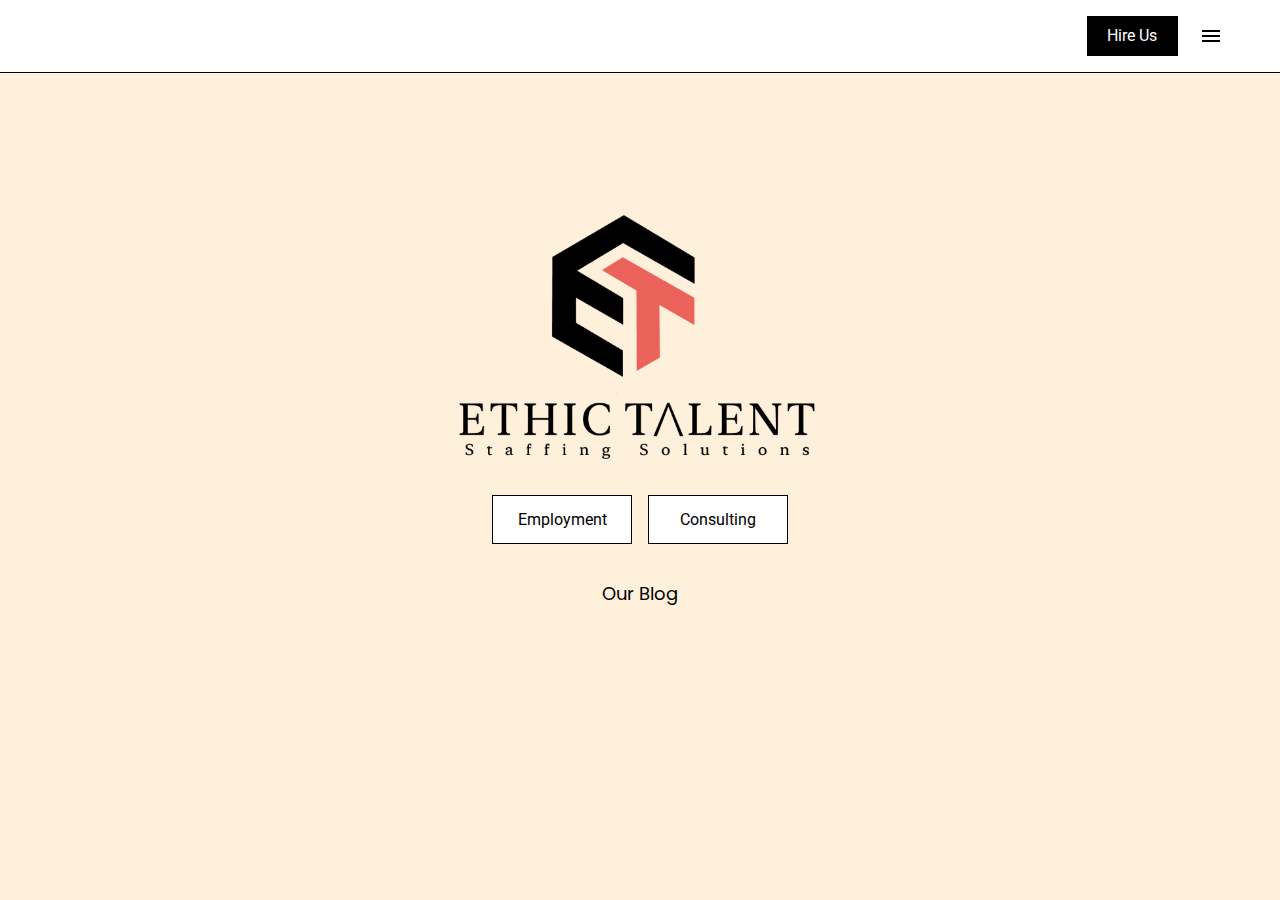
<file: index.html>
<!DOCTYPE html>
<html lang="en">
  <head>
    <meta charset="UTF-8" />
    <meta http-equiv="X-UA-Compatible" content="IE=edge" />
    <meta name="viewport" content="width=device-width, initial-scale=1.0" />
    <link rel="stylesheet" href="./css/main.css" />
    <link
      rel="stylesheet"
      href="https://cdn.jsdelivr.net/npm/swiper@9/swiper-bundle.min.css"
    />
    <link rel="preconnect" href="https://fonts.googleapis.com" />
    <link rel="preconnect" href="https://fonts.gstatic.com" crossorigin />
    <link
      href="https://fonts.googleapis.com/css2?family=Poppins:ital,wght@0,300;0,400;0,500;0,600;0,700;0,800;0,900;1,300;1,400;1,500;1,600;1,700;1,800;1,900&display=swap"
      rel="stylesheet"
    />
    <link
      href="https://fonts.googleapis.com/css2?family=Roboto:ital,wght@0,300;0,400;0,500;0,700;0,900;1,300;1,400;1,500;1,700;1,900&display=swap"
      rel="stylesheet"
    />
    <link rel="icon" href="images/logo-small.png" />
    <title>Ethic Talent | Home</title>
  </head>

  <body>
    <div class="main" id="main">
      <div class="menu" id="menu">
        <div class="autoContainer">
          <div class="menu__inner">
            <div class="menu__inner-header">
              <a href="/" aria-label="home link">
                <span class="logo" aria-hidden="true">
                  <img src="./images/logo.png" alt="logo" />
                </span>
              </a>
              <button
                class="burger active"
                id="closeMenu"
                aria-label="menu close button"
              >
                <span> </span>
              </button>
            </div>
            <div class="menu__inner-body">
              <div class="menu__inner-body-group">
                <div class="menu__inner-body-links">
                  <a href="./employment.html">Employment</a>
                  <a href="./consulting.html">Consulting</a>
                  <a href="./talent.html">Find Talent</a>
                  <a href="./jobs.html">Find Jobs</a>
                  <div class="button button--text" id="openForm">Contact Us</div>
                </div>
                <div class="menu__inner-body-info">
                  <div class="menu__inner-body-info-list">
                    <a href="tel:+12266008258">226-600-8258</a>
                    <a href="mailto:info@ethictalent.com">info@ethictalent.com</a>
                    <a href="https://maps.app.goo.gl/pZs6GxW3j53e97to7"
                      >Kitchener, ON Canada</a
                    >
                  </div>
                  <div class="button__group">
                    <a href="#" class="button button--ico">
                      <sapn class="ico">
                        <svg
                          width="24"
                          height="24"
                          viewBox="0 0 24 24"
                          fill="none"
                          xmlns="http://www.w3.org/2000/svg"
                        >
                          <path
                            d="M22 12.3038C22 6.74719 17.5229 2.24268 12 2.24268C6.47715 2.24268 2 6.74719 2 12.3038C2 17.3255 5.65684 21.4879 10.4375 22.2427V15.2121H7.89844V12.3038H10.4375V10.0872C10.4375 7.56564 11.9305 6.1728 14.2146 6.1728C15.3088 6.1728 16.4531 6.36931 16.4531 6.36931V8.84529H15.1922C13.95 8.84529 13.5625 9.6209 13.5625 10.4166V12.3038H16.3359L15.8926 15.2121H13.5625V22.2427C18.3432 21.4879 22 17.3257 22 12.3038Z"
                            fill="currentColor"
                          ></path>
                        </svg>
                      </sapn>
                    </a>
                    <a href="#" class="button button--ico">
                      <sapn class="ico">
                        <svg
                          width="24"
                          height="24"
                          viewBox="0 0 24 24"
                          fill="none"
                          xmlns="http://www.w3.org/2000/svg"
                        >
                          <path
                            fill-rule="evenodd"
                            clip-rule="evenodd"
                            d="M16 3.24268H8C5.23858 3.24268 3 5.48126 3 8.24268V16.2427C3 19.0041 5.23858 21.2427 8 21.2427H16C18.7614 21.2427 21 19.0041 21 16.2427V8.24268C21 5.48126 18.7614 3.24268 16 3.24268ZM19.25 16.2427C19.2445 18.0353 17.7926 19.4872 16 19.4927H8C6.20735 19.4872 4.75549 18.0353 4.75 16.2427V8.24268C4.75549 6.45003 6.20735 4.99817 8 4.99268H16C17.7926 4.99817 19.2445 6.45003 19.25 8.24268V16.2427ZM16.75 8.49268C17.3023 8.49268 17.75 8.04496 17.75 7.49268C17.75 6.9404 17.3023 6.49268 16.75 6.49268C16.1977 6.49268 15.75 6.9404 15.75 7.49268C15.75 8.04496 16.1977 8.49268 16.75 8.49268ZM12 7.74268C9.51472 7.74268 7.5 9.7574 7.5 12.2427C7.5 14.728 9.51472 16.7427 12 16.7427C14.4853 16.7427 16.5 14.728 16.5 12.2427C16.5027 11.0484 16.0294 9.90225 15.1849 9.05776C14.3404 8.21327 13.1943 7.74002 12 7.74268ZM9.25 12.2427C9.25 13.7615 10.4812 14.9927 12 14.9927C13.5188 14.9927 14.75 13.7615 14.75 12.2427C14.75 10.7239 13.5188 9.49268 12 9.49268C10.4812 9.49268 9.25 10.7239 9.25 12.2427Z"
                            fill="currentColor"
                          ></path>
                        </svg>
                      </sapn>
                    </a>
                    <a href="#" class="button button--ico">
                      <sapn class="ico">
                        <svg
                          width="24"
                          height="24"
                          viewBox="0 0 24 24"
                          fill="none"
                          xmlns="http://www.w3.org/2000/svg"
                        >
                          <path
                            d="M17.1761 4.24268H19.9362L13.9061 11.0201L21 20.2427H15.4456L11.0951 14.6493L6.11723 20.2427H3.35544L9.80517 12.9935L3 4.24268H8.69545L12.6279 9.3553L17.1761 4.24268ZM16.2073 18.6181H17.7368L7.86441 5.78196H6.2232L16.2073 18.6181Z"
                            fill="currentColor"
                          ></path>
                        </svg>
                      </sapn>
                    </a>
                    <a href="#" class="button button--ico">
                      <sapn class="ico">
                        <svg
                          width="24"
                          height="24"
                          viewBox="0 0 24 24"
                          fill="none"
                          xmlns="http://www.w3.org/2000/svg"
                        >
                          <path
                            fill-rule="evenodd"
                            clip-rule="evenodd"
                            d="M4.5 3.24268C3.67157 3.24268 3 3.91425 3 4.74268V19.7427C3 20.5711 3.67157 21.2427 4.5 21.2427H19.5C20.3284 21.2427 21 20.5711 21 19.7427V4.74268C21 3.91425 20.3284 3.24268 19.5 3.24268H4.5ZM8.52076 7.2454C8.52639 8.20165 7.81061 8.79087 6.96123 8.78665C6.16107 8.78243 5.46357 8.1454 5.46779 7.24681C5.47201 6.40165 6.13998 5.72243 7.00764 5.74212C7.88795 5.76181 8.52639 6.40728 8.52076 7.2454ZM12.2797 10.0044H9.75971H9.7583V18.5643H12.4217V18.3646C12.4217 17.9847 12.4214 17.6047 12.4211 17.2246C12.4203 16.2108 12.4194 15.1959 12.4246 14.1824C12.426 13.9363 12.4372 13.6804 12.5005 13.4455C12.7381 12.568 13.5271 12.0013 14.4074 12.1406C14.9727 12.2291 15.3467 12.5568 15.5042 13.0898C15.6013 13.423 15.6449 13.7816 15.6491 14.129C15.6605 15.1766 15.6589 16.2242 15.6573 17.2719C15.6567 17.6417 15.6561 18.0117 15.6561 18.3815V18.5629H18.328V18.3576C18.328 17.9056 18.3278 17.4537 18.3275 17.0018C18.327 15.8723 18.3264 14.7428 18.3294 13.6129C18.3308 13.1024 18.276 12.599 18.1508 12.1054C17.9638 11.3713 17.5771 10.7638 16.9485 10.3251C16.5027 10.0129 16.0133 9.81178 15.4663 9.78928C15.404 9.78669 15.3412 9.7833 15.2781 9.77989C14.9984 9.76477 14.7141 9.74941 14.4467 9.80334C13.6817 9.95662 13.0096 10.3068 12.5019 10.9241C12.4429 10.9949 12.3852 11.0668 12.2991 11.1741L12.2797 11.1984V10.0044ZM5.68164 18.5671H8.33242V10.01H5.68164V18.5671Z"
                            fill="currentColor"
                          ></path>
                        </svg>
                      </sapn>
                    </a>
                    <a href="#" class="button button--ico">
                      <sapn class="ico">
                        <svg
                          width="24"
                          height="24"
                          viewBox="0 0 24 24"
                          fill="none"
                          xmlns="http://www.w3.org/2000/svg"
                        >
                          <path
                            d="M21.593 7.20301C21.4791 6.78041 21.2565 6.39501 20.9474 6.08518C20.6382 5.77534 20.2533 5.55187 19.831 5.43701C18.265 5.00701 12 5.00001 12 5.00001C12 5.00001 5.73599 4.99301 4.16899 5.40401C3.74692 5.52415 3.36282 5.75078 3.05356 6.06214C2.7443 6.3735 2.52028 6.75913 2.40299 7.18201C1.98999 8.74801 1.98599 11.996 1.98599 11.996C1.98599 11.996 1.98199 15.26 2.39199 16.81C2.62199 17.667 3.29699 18.344 4.15499 18.575C5.73699 19.005 11.985 19.012 11.985 19.012C11.985 19.012 18.25 19.019 19.816 18.609C20.2385 18.4943 20.6237 18.2714 20.9336 17.9622C21.2436 17.653 21.4674 17.2682 21.583 16.846C21.997 15.281 22 12.034 22 12.034C22 12.034 22.02 8.76901 21.593 7.20301ZM9.99599 15.005L10.001 9.00501L15.208 12.01L9.99599 15.005Z"
                            fill="currentColor"
                          ></path>
                        </svg>
                      </sapn>
                    </a>
                  </div>
                </div>
              </div>
              <div class="menu__inner-body-image">
                <img src="./images/intro.png" alt="intro image" />
              </div>
            </div>
            <div class="menu__inner-contact" id="menuForm">
              <div class="menu__inner-contact-box">
                <h5>Contact us</h5>
                <p>
                  Then someone from our team will contact you as soon as
                  possible with the next steps on your employment journey
                </p>
              </div>
              <form class="form" action="https://formsubmit.co/94b473d4ecfa4dc3cdf22d2186b99b4f" method="POST">
                <div class="input__wrapper">
                  <label>Name</label>
                  <div class="input">
                    <input type="text" name="name" required/>
                  </div>
                </div>
                <div class="input__wrapper">
                  <label>Email</label>
                  <div class="input">
                    <input type="email" name="email" required/>
                  </div>
                </div>
                <div class="input__wrapper">
                  <label>Message</label>
                  <div class="input">
                    <textarea placeholder="Type your message..." name="message" required></textarea>
                  </div>
                </div>
                <div class="checkbox__outer">
                  <div class="checkbox">
                    <input type="checkbox" id="check-1" required/>
                    <span> </span>
                  </div>
                  <label for="check-1">
                    I accept the
                    <a href="#"> Terms </a>
                  </label>
                </div>
                <div class="button__group">
                  <button class="button button--text" type="submit">
                    <span class="text"> Submit </span>
                  </button>
                  <button
                    class="button button--border"
                    type="button"
                    id="closeForm"
                  >
                    <span class="text"> Cancel </span>
                  </button>
                </div>
              </form>
            </div>
          </div>
        </div>
      </div>
      <!-- #header start-->
      <header class="header" id="header">
        <div class="autoContainer">
          <div class="header__inner">
            <a href="/" class="header__inner-logo"></a>
            <a href="./talent.html" class="button button--text">
              <span class="text"> Hire Us </span>
            </a>
            <button class="burger" id="menuBtn" aria-label="menu button">
              <span></span>
            </button>
          </div>
        </div>
      </header>
      <!-- #header end -->
      <!-- #hero start-->
      <section class="hero">
        <div class="autoContainer">
          <div class="hero__inner">
            <div class="hero-logo">
              <img src="images/logo-big.png" alt="Ethic Talent" />
              <div class="button__group">
                <a
                  href="./employment.html"
                  class="button button--border _black"
                >
                  <span class="text"> Employment </span>
                </a>
                <a
                  href="./consulting.html"
                  class="button button--border _black"
                >
                  <span class="text"> Consulting </span>
                </a>
              </div>
              <a href="./blog.html">
                <span class="button--rightIco">Our Blog</span>
              </a>
            </div>
            <div>
            </div>
          </div>
        </div>
        <div class="hero__bg _main"></div>
      </section>
      <!-- #hero end -->
    </div>
    <script src="js/main.js"></script>
  </body>
</html>
</file>
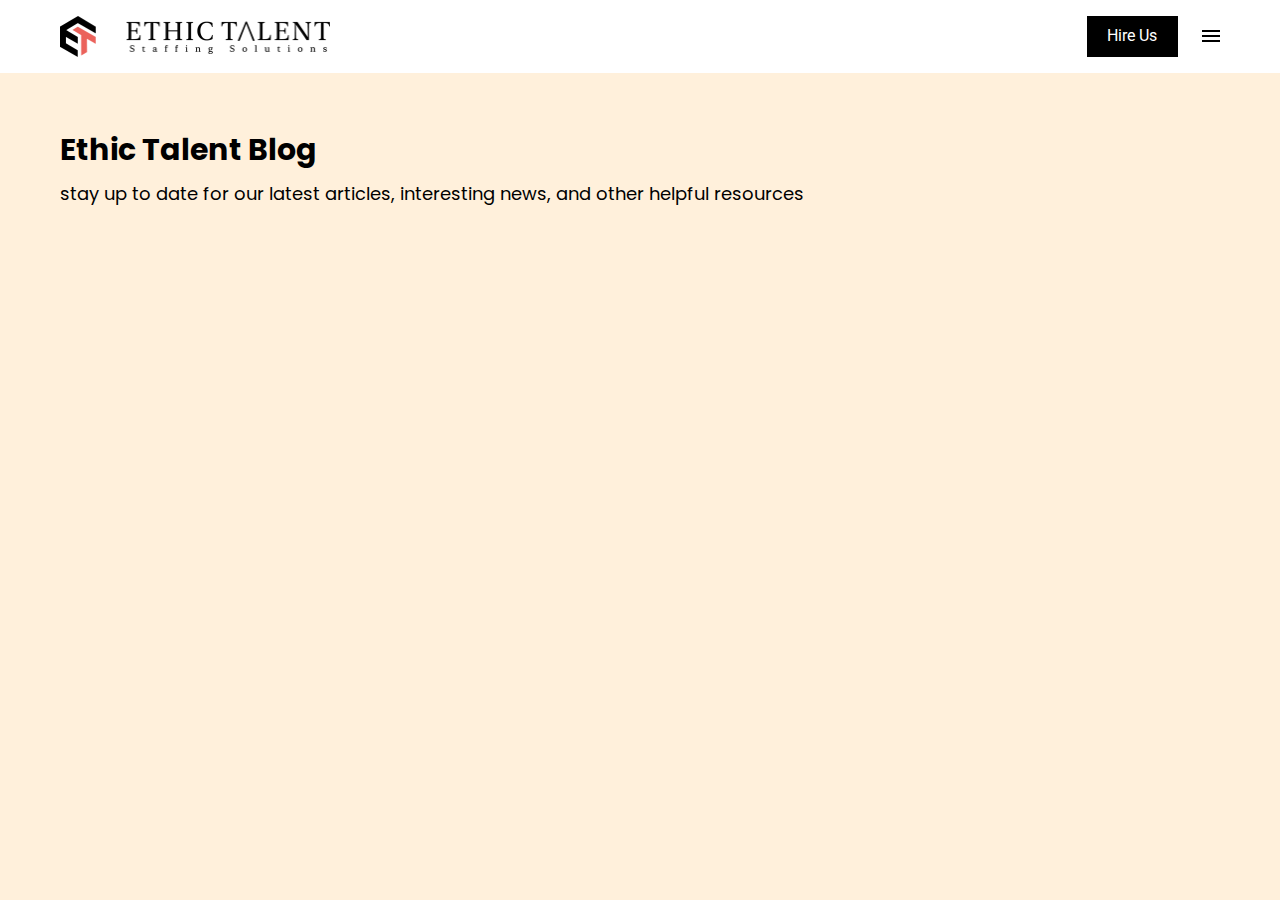
<file: blog.html>
<!DOCTYPE html>
<html lang="en">
  <head>
    <meta charset="UTF-8" />
    <meta http-equiv="X-UA-Compatible" content="IE=edge" />
    <meta name="viewport" content="width=device-width, initial-scale=1.0" />
    <link rel="stylesheet" href="./css/main.css" />
    <link
      rel="stylesheet"
      href="https://cdn.jsdelivr.net/npm/swiper@9/swiper-bundle.min.css"
    />
    <link rel="preconnect" href="https://fonts.googleapis.com" />
    <link rel="preconnect" href="https://fonts.gstatic.com" crossorigin />
    <link
      href="https://fonts.googleapis.com/css2?family=Poppins:ital,wght@0,300;0,400;0,500;0,600;0,700;0,800;0,900;1,300;1,400;1,500;1,600;1,700;1,800;1,900&display=swap"
      rel="stylesheet"
    />
    <link
      href="https://fonts.googleapis.com/css2?family=Roboto:ital,wght@0,300;0,400;0,500;0,700;0,900;1,300;1,400;1,500;1,700;1,900&display=swap"
      rel="stylesheet"
    />
    <link rel="icon" href="images/logo-small.png" />
    <title>Ethic Talent | Home</title>
  </head>

  <body>
    <div class="main" id="main">
      <div class="menu" id="menu">
        <div class="autoContainer">
          <div class="menu__inner">
            <div class="menu__inner-header">
              <a href="/" aria-label="home link">
                <span class="logo" aria-hidden="true">
                  <img src="./images/logo.png" alt="logo" />
                </span>
              </a>
              <button
                class="burger active"
                id="closeMenu"
                aria-label="menu close button"
              >
                <span> </span>
              </button>
            </div>
            <div class="menu__inner-body">
              <div class="menu__inner-body-group">
                <div class="menu__inner-body-links">
                  <a href="./employment.html">Employment</a>
                  <a href="./consulting.html">Consulting</a>
                  <a href="./talent.html">Find Talent</a>
                  <a href="./jobs.html">Find Jobs</a>
                  <div class="button button--text" id="openForm">Contact Us</div>
                </div>
                <div class="menu__inner-body-info">
                  <div class="menu__inner-body-info-list">
                    <a href="tel:+12266008258">226-600-8258</a>
                    <a href="mailto:info@ethictalent.com">info@ethictalent.com</a>
                    <a href="https://maps.app.goo.gl/pZs6GxW3j53e97to7"
                      >Kitchener, ON Canada</a
                    >
                  </div>
                  <div class="button__group">
                    <a href="#" class="button button--ico">
                      <sapn class="ico">
                        <svg
                          width="24"
                          height="24"
                          viewBox="0 0 24 24"
                          fill="none"
                          xmlns="http://www.w3.org/2000/svg"
                        >
                          <path
                            d="M22 12.3038C22 6.74719 17.5229 2.24268 12 2.24268C6.47715 2.24268 2 6.74719 2 12.3038C2 17.3255 5.65684 21.4879 10.4375 22.2427V15.2121H7.89844V12.3038H10.4375V10.0872C10.4375 7.56564 11.9305 6.1728 14.2146 6.1728C15.3088 6.1728 16.4531 6.36931 16.4531 6.36931V8.84529H15.1922C13.95 8.84529 13.5625 9.6209 13.5625 10.4166V12.3038H16.3359L15.8926 15.2121H13.5625V22.2427C18.3432 21.4879 22 17.3257 22 12.3038Z"
                            fill="currentColor"
                          ></path>
                        </svg>
                      </sapn>
                    </a>
                    <a href="#" class="button button--ico">
                      <sapn class="ico">
                        <svg
                          width="24"
                          height="24"
                          viewBox="0 0 24 24"
                          fill="none"
                          xmlns="http://www.w3.org/2000/svg"
                        >
                          <path
                            fill-rule="evenodd"
                            clip-rule="evenodd"
                            d="M16 3.24268H8C5.23858 3.24268 3 5.48126 3 8.24268V16.2427C3 19.0041 5.23858 21.2427 8 21.2427H16C18.7614 21.2427 21 19.0041 21 16.2427V8.24268C21 5.48126 18.7614 3.24268 16 3.24268ZM19.25 16.2427C19.2445 18.0353 17.7926 19.4872 16 19.4927H8C6.20735 19.4872 4.75549 18.0353 4.75 16.2427V8.24268C4.75549 6.45003 6.20735 4.99817 8 4.99268H16C17.7926 4.99817 19.2445 6.45003 19.25 8.24268V16.2427ZM16.75 8.49268C17.3023 8.49268 17.75 8.04496 17.75 7.49268C17.75 6.9404 17.3023 6.49268 16.75 6.49268C16.1977 6.49268 15.75 6.9404 15.75 7.49268C15.75 8.04496 16.1977 8.49268 16.75 8.49268ZM12 7.74268C9.51472 7.74268 7.5 9.7574 7.5 12.2427C7.5 14.728 9.51472 16.7427 12 16.7427C14.4853 16.7427 16.5 14.728 16.5 12.2427C16.5027 11.0484 16.0294 9.90225 15.1849 9.05776C14.3404 8.21327 13.1943 7.74002 12 7.74268ZM9.25 12.2427C9.25 13.7615 10.4812 14.9927 12 14.9927C13.5188 14.9927 14.75 13.7615 14.75 12.2427C14.75 10.7239 13.5188 9.49268 12 9.49268C10.4812 9.49268 9.25 10.7239 9.25 12.2427Z"
                            fill="currentColor"
                          ></path>
                        </svg>
                      </sapn>
                    </a>
                    <a href="#" class="button button--ico">
                      <sapn class="ico">
                        <svg
                          width="24"
                          height="24"
                          viewBox="0 0 24 24"
                          fill="none"
                          xmlns="http://www.w3.org/2000/svg"
                        >
                          <path
                            d="M17.1761 4.24268H19.9362L13.9061 11.0201L21 20.2427H15.4456L11.0951 14.6493L6.11723 20.2427H3.35544L9.80517 12.9935L3 4.24268H8.69545L12.6279 9.3553L17.1761 4.24268ZM16.2073 18.6181H17.7368L7.86441 5.78196H6.2232L16.2073 18.6181Z"
                            fill="currentColor"
                          ></path>
                        </svg>
                      </sapn>
                    </a>
                    <a href="#" class="button button--ico">
                      <sapn class="ico">
                        <svg
                          width="24"
                          height="24"
                          viewBox="0 0 24 24"
                          fill="none"
                          xmlns="http://www.w3.org/2000/svg"
                        >
                          <path
                            fill-rule="evenodd"
                            clip-rule="evenodd"
                            d="M4.5 3.24268C3.67157 3.24268 3 3.91425 3 4.74268V19.7427C3 20.5711 3.67157 21.2427 4.5 21.2427H19.5C20.3284 21.2427 21 20.5711 21 19.7427V4.74268C21 3.91425 20.3284 3.24268 19.5 3.24268H4.5ZM8.52076 7.2454C8.52639 8.20165 7.81061 8.79087 6.96123 8.78665C6.16107 8.78243 5.46357 8.1454 5.46779 7.24681C5.47201 6.40165 6.13998 5.72243 7.00764 5.74212C7.88795 5.76181 8.52639 6.40728 8.52076 7.2454ZM12.2797 10.0044H9.75971H9.7583V18.5643H12.4217V18.3646C12.4217 17.9847 12.4214 17.6047 12.4211 17.2246C12.4203 16.2108 12.4194 15.1959 12.4246 14.1824C12.426 13.9363 12.4372 13.6804 12.5005 13.4455C12.7381 12.568 13.5271 12.0013 14.4074 12.1406C14.9727 12.2291 15.3467 12.5568 15.5042 13.0898C15.6013 13.423 15.6449 13.7816 15.6491 14.129C15.6605 15.1766 15.6589 16.2242 15.6573 17.2719C15.6567 17.6417 15.6561 18.0117 15.6561 18.3815V18.5629H18.328V18.3576C18.328 17.9056 18.3278 17.4537 18.3275 17.0018C18.327 15.8723 18.3264 14.7428 18.3294 13.6129C18.3308 13.1024 18.276 12.599 18.1508 12.1054C17.9638 11.3713 17.5771 10.7638 16.9485 10.3251C16.5027 10.0129 16.0133 9.81178 15.4663 9.78928C15.404 9.78669 15.3412 9.7833 15.2781 9.77989C14.9984 9.76477 14.7141 9.74941 14.4467 9.80334C13.6817 9.95662 13.0096 10.3068 12.5019 10.9241C12.4429 10.9949 12.3852 11.0668 12.2991 11.1741L12.2797 11.1984V10.0044ZM5.68164 18.5671H8.33242V10.01H5.68164V18.5671Z"
                            fill="currentColor"
                          ></path>
                        </svg>
                      </sapn>
                    </a>
                    <a href="#" class="button button--ico">
                      <sapn class="ico">
                        <svg
                          width="24"
                          height="24"
                          viewBox="0 0 24 24"
                          fill="none"
                          xmlns="http://www.w3.org/2000/svg"
                        >
                          <path
                            d="M21.593 7.20301C21.4791 6.78041 21.2565 6.39501 20.9474 6.08518C20.6382 5.77534 20.2533 5.55187 19.831 5.43701C18.265 5.00701 12 5.00001 12 5.00001C12 5.00001 5.73599 4.99301 4.16899 5.40401C3.74692 5.52415 3.36282 5.75078 3.05356 6.06214C2.7443 6.3735 2.52028 6.75913 2.40299 7.18201C1.98999 8.74801 1.98599 11.996 1.98599 11.996C1.98599 11.996 1.98199 15.26 2.39199 16.81C2.62199 17.667 3.29699 18.344 4.15499 18.575C5.73699 19.005 11.985 19.012 11.985 19.012C11.985 19.012 18.25 19.019 19.816 18.609C20.2385 18.4943 20.6237 18.2714 20.9336 17.9622C21.2436 17.653 21.4674 17.2682 21.583 16.846C21.997 15.281 22 12.034 22 12.034C22 12.034 22.02 8.76901 21.593 7.20301ZM9.99599 15.005L10.001 9.00501L15.208 12.01L9.99599 15.005Z"
                            fill="currentColor"
                          ></path>
                        </svg>
                      </sapn>
                    </a>
                  </div>
                </div>
              </div>
              <div class="menu__inner-body-image">
                <img src="./images/intro.png" alt="intro image" />
              </div>
            </div>
            <div class="menu__inner-contact" id="menuForm">
              <div class="menu__inner-contact-box">
                <h5>Contact us</h5>
                <p>
                  Then someone from our team will contact you as soon as
                  possible with the next steps on your employment journey
                </p>
              </div>
              <form class="form" action="https://formsubmit.co/94b473d4ecfa4dc3cdf22d2186b99b4f" method="POST">
                <div class="input__wrapper">
                  <label>Name</label>
                  <div class="input">
                    <input type="text" name="name" required/>
                  </div>
                </div>
                <div class="input__wrapper">
                  <label>Email</label>
                  <div class="input">
                    <input type="email" name="email" required/>
                  </div>
                </div>
                <div class="input__wrapper">
                  <label>Message</label>
                  <div class="input">
                    <textarea placeholder="Type your message..." name="message" required></textarea>
                  </div>
                </div>
                <div class="checkbox__outer">
                  <div class="checkbox">
                    <input type="checkbox" id="check-1" required/>
                    <span> </span>
                  </div>
                  <label for="check-1">
                    I accept the
                    <a href="#"> Terms </a>
                  </label>
                </div>
                <div class="button__group">
                  <button class="button button--text" type="submit">
                    <span class="text"> Submit </span>
                  </button>
                  <button
                    class="button button--border"
                    type="button"
                    id="closeForm"
                  >
                    <span class="text"> Cancel </span>
                  </button>
                </div>
              </form>
            </div>
          </div>
        </div>
      </div>
      <!-- #header start-->
      <header class="header" id="header">
        <div class="autoContainer">
          <div class="header__inner">
            <a href="/" class="header__inner-logo">
                <span class="logo">
                  <img src="./images/logo.png" alt="logo" />
                </span>
              </a>
            <a href="./talent.html" class="button button--text">
              <span class="text"> Hire Us </span>
            </a>
            <button class="burger" id="menuBtn" aria-label="menu button">
              <span></span>
            </button>
          </div>
        </div>
      </header>
      <!-- #header end -->
      <!-- #hero start-->
      <section class="hero">
        <div class="autoContainer">
            <h4 style="color: black; padding-bottom: 1%;">Ethic Talent Blog</h4>
            <p>stay up to date for our latest articles, interesting news, and other helpful resources</p>
            <div class="feedContainer">
                <div id="substack-feed-embed"></div>
            </div>
        </div>
        <div class="hero__bg _main"></div>
      </section>
      <!-- #hero end -->
    </div>
    <script>
        window.SubstackFeedWidget = {
          substackUrl: "ethictalent.substack.com",
          posts: 6,
          layout: "right"
        };
      </script>
      <script src="https://substackapi.com/embeds/feed.js" async></script>
    <script src="js/main.js"></script>
  </body>
</html>
</file>
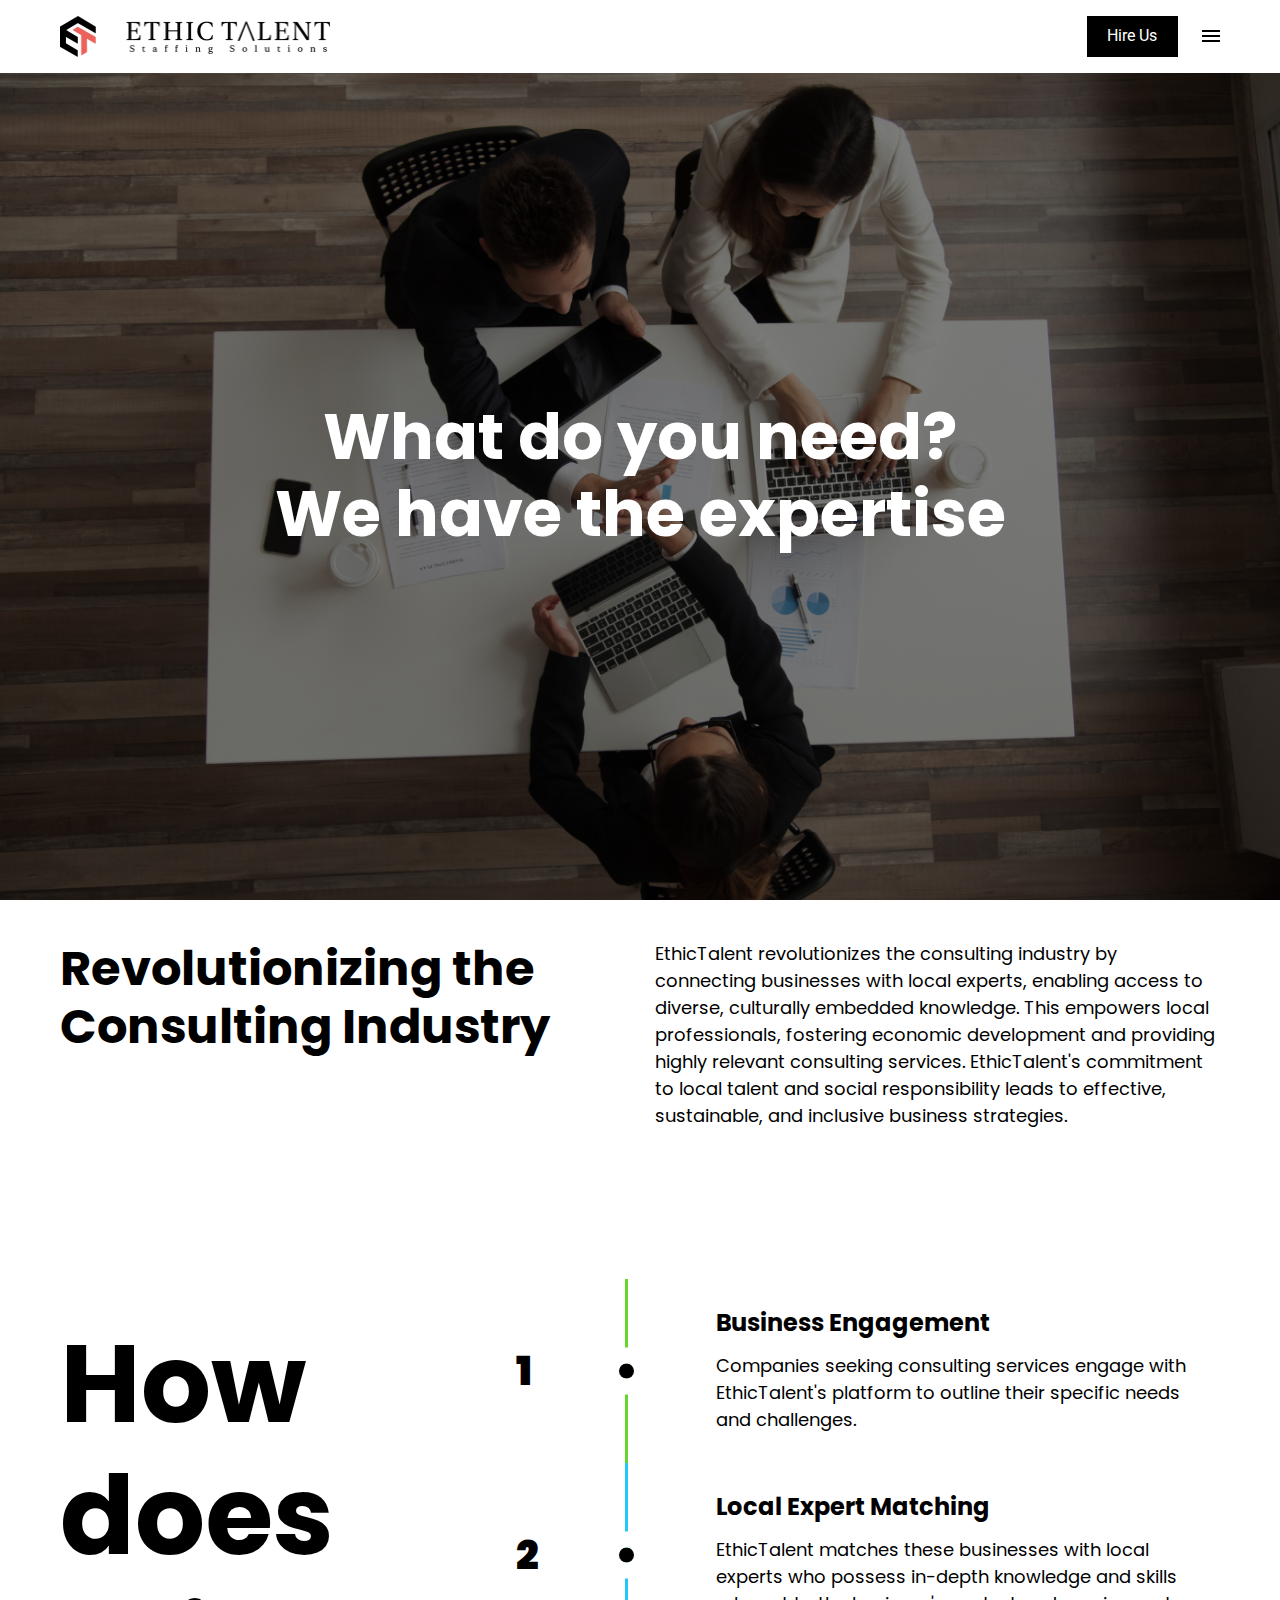
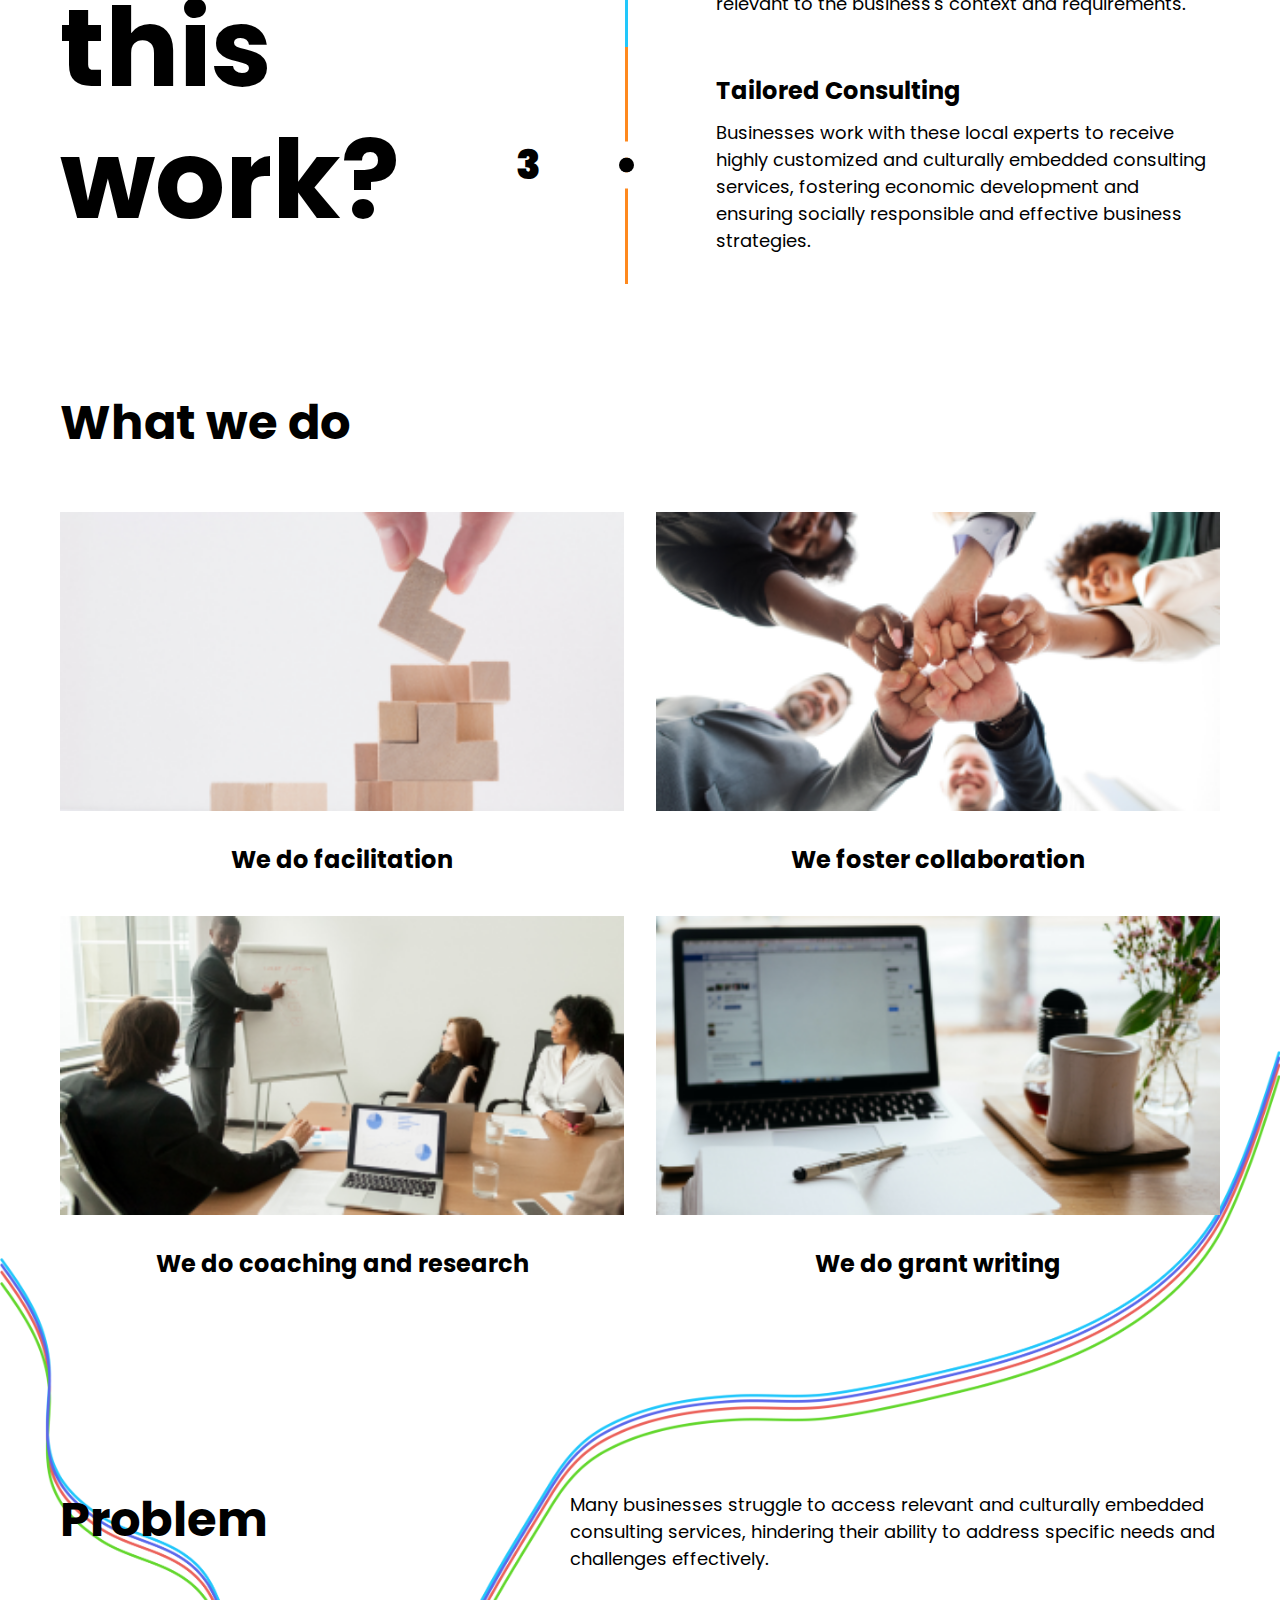
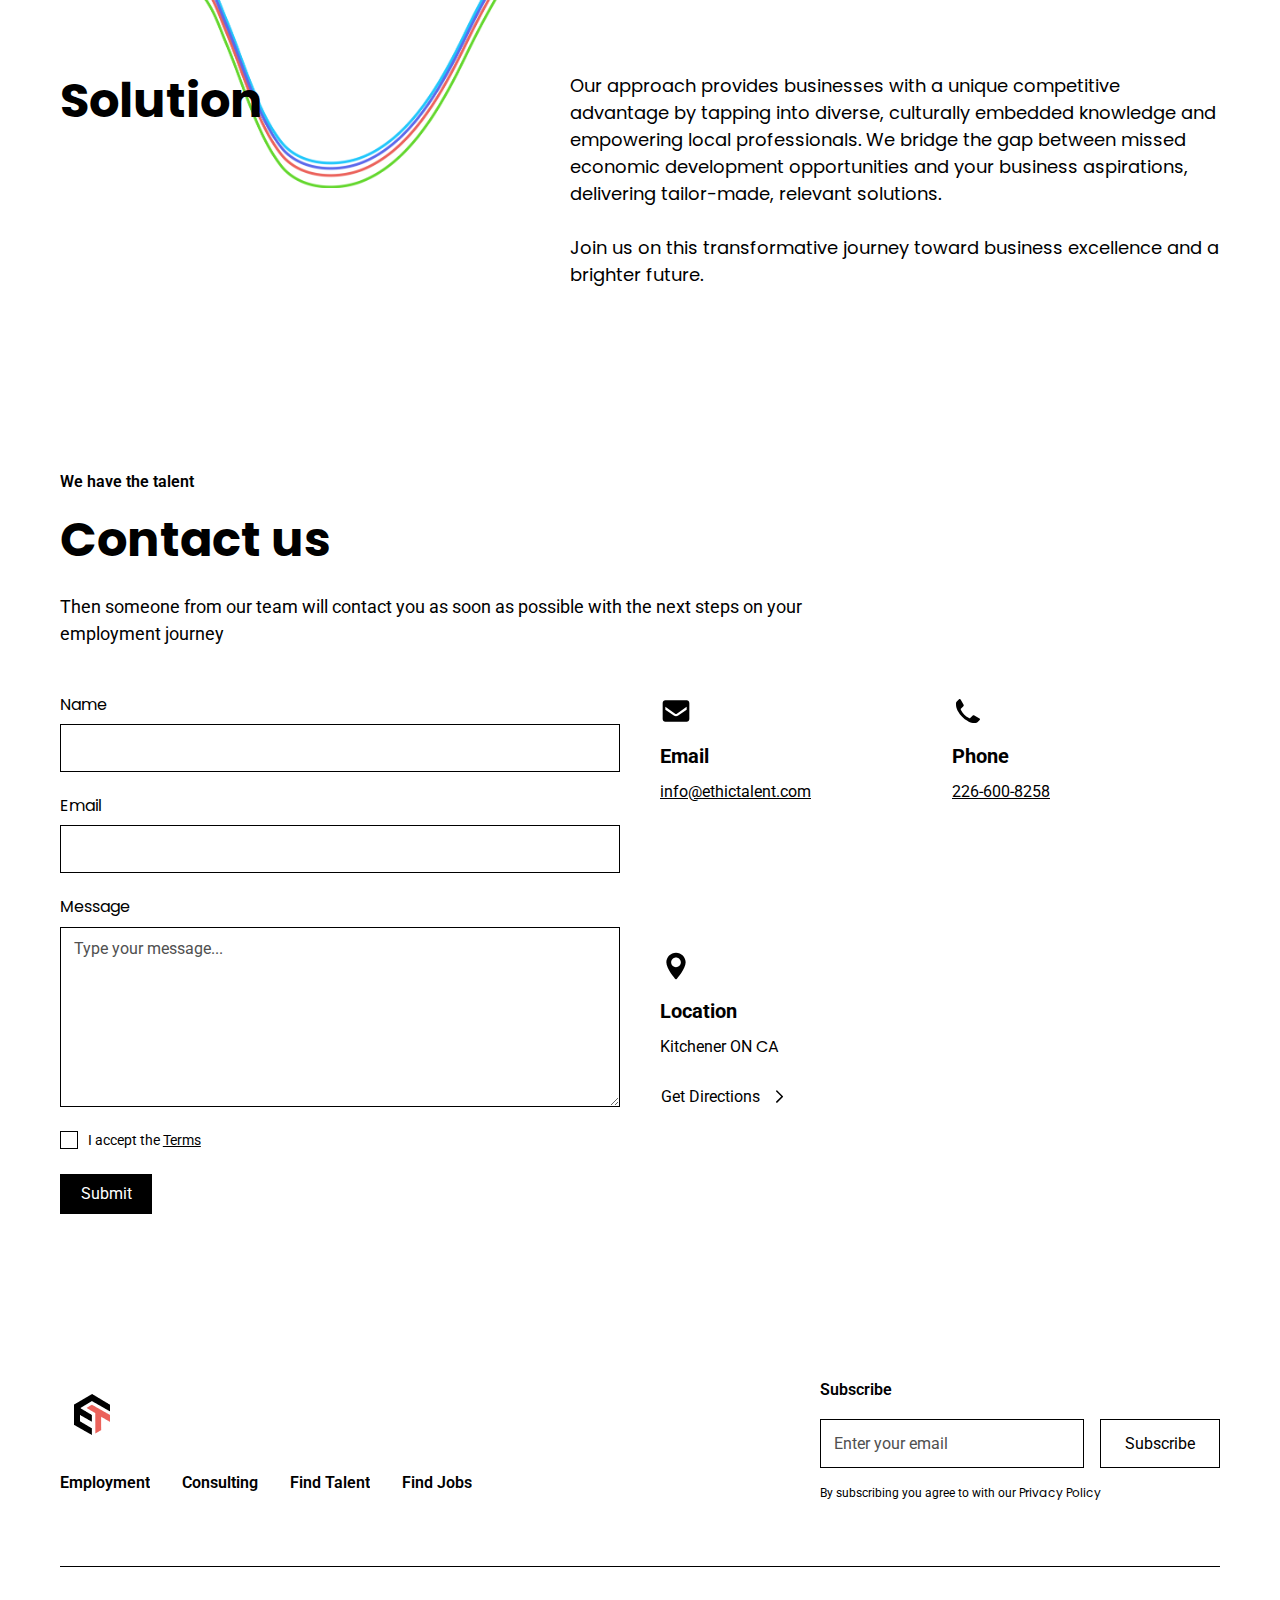
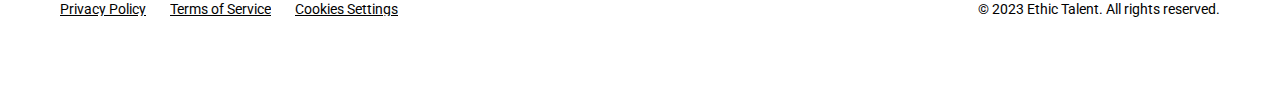
<file: consulting.html>
<!DOCTYPE html>
<html lang="en">
  <head>
    <meta charset="UTF-8" />
    <meta http-equiv="X-UA-Compatible" content="IE=edge" />
    <meta name="viewport" content="width=device-width, initial-scale=1.0" />
    <link rel="stylesheet" href="./css/main.css" />
    <link
      rel="stylesheet"
      href="https://cdn.jsdelivr.net/npm/swiper@9/swiper-bundle.min.css"
    />
    <link rel="preconnect" href="https://fonts.googleapis.com" />
    <link rel="preconnect" href="https://fonts.gstatic.com" crossorigin />
    <link
      href="https://fonts.googleapis.com/css2?family=Poppins:ital,wght@0,300;0,400;0,500;0,600;0,700;0,800;0,900;1,300;1,400;1,500;1,600;1,700;1,800;1,900&display=swap"
      rel="stylesheet"
    />
    <link
      href="https://fonts.googleapis.com/css2?family=Roboto:ital,wght@0,300;0,400;0,500;0,700;0,900;1,300;1,400;1,500;1,700;1,900&display=swap"
      rel="stylesheet"
    />
    <link rel="icon" href="images/logo-small.png" />

    <title>Ethic Talent | Consulting</title>
  </head>

  <body>
    <div class="main" id="main">
      <!-- #menu start-->
      <div class="menu" id="menu">
        <div class="autoContainer">
          <div class="menu__inner">
            <div class="menu__inner-header">
              <a href="/" aria-label="home link">
                <span class="logo" aria-hidden="true">
                  <img src="./images/logo.png" alt="logo" />
                </span>
              </a>
              <button
                class="burger active"
                id="closeMenu"
                aria-label="menu close button"
              >
                <span> </span>
              </button>
            </div>
            <div class="menu__inner-body">
              <div class="menu__inner-body-group">
                <div class="menu__inner-body-links">
                  <a href="./employment.html">Employment</a>
                  <a href="./consulting.html">Consulting</a>
                  <a href="./talent.html">Find Talent</a>
                  <a href="./jobs.html">Find Jobs</a>
                  <div class="button button--text" id="openForm">Contact Us</div>
                </div>
                <div class="menu__inner-body-info">
                  <div class="menu__inner-body-info-list">
                    <a href="tel:+12266008258">226-600-8258</a>
                    <a href="mailto:info@ethictalent.com">info@ethictalent.com</a>
                    <a href="https://maps.app.goo.gl/pZs6GxW3j53e97to7"
                      >Kitchener, ON Canada</a
                    >
                  </div>
                  <div class="button__group">
                    <a href="#" class="button button--ico">
                      <sapn class="ico">
                        <svg
                          width="24"
                          height="24"
                          viewBox="0 0 24 24"
                          fill="none"
                          xmlns="http://www.w3.org/2000/svg"
                        >
                          <path
                            d="M22 12.3038C22 6.74719 17.5229 2.24268 12 2.24268C6.47715 2.24268 2 6.74719 2 12.3038C2 17.3255 5.65684 21.4879 10.4375 22.2427V15.2121H7.89844V12.3038H10.4375V10.0872C10.4375 7.56564 11.9305 6.1728 14.2146 6.1728C15.3088 6.1728 16.4531 6.36931 16.4531 6.36931V8.84529H15.1922C13.95 8.84529 13.5625 9.6209 13.5625 10.4166V12.3038H16.3359L15.8926 15.2121H13.5625V22.2427C18.3432 21.4879 22 17.3257 22 12.3038Z"
                            fill="currentColor"
                          ></path>
                        </svg>
                      </sapn>
                    </a>
                    <a href="#" class="button button--ico">
                      <sapn class="ico">
                        <svg
                          width="24"
                          height="24"
                          viewBox="0 0 24 24"
                          fill="none"
                          xmlns="http://www.w3.org/2000/svg"
                        >
                          <path
                            fill-rule="evenodd"
                            clip-rule="evenodd"
                            d="M16 3.24268H8C5.23858 3.24268 3 5.48126 3 8.24268V16.2427C3 19.0041 5.23858 21.2427 8 21.2427H16C18.7614 21.2427 21 19.0041 21 16.2427V8.24268C21 5.48126 18.7614 3.24268 16 3.24268ZM19.25 16.2427C19.2445 18.0353 17.7926 19.4872 16 19.4927H8C6.20735 19.4872 4.75549 18.0353 4.75 16.2427V8.24268C4.75549 6.45003 6.20735 4.99817 8 4.99268H16C17.7926 4.99817 19.2445 6.45003 19.25 8.24268V16.2427ZM16.75 8.49268C17.3023 8.49268 17.75 8.04496 17.75 7.49268C17.75 6.9404 17.3023 6.49268 16.75 6.49268C16.1977 6.49268 15.75 6.9404 15.75 7.49268C15.75 8.04496 16.1977 8.49268 16.75 8.49268ZM12 7.74268C9.51472 7.74268 7.5 9.7574 7.5 12.2427C7.5 14.728 9.51472 16.7427 12 16.7427C14.4853 16.7427 16.5 14.728 16.5 12.2427C16.5027 11.0484 16.0294 9.90225 15.1849 9.05776C14.3404 8.21327 13.1943 7.74002 12 7.74268ZM9.25 12.2427C9.25 13.7615 10.4812 14.9927 12 14.9927C13.5188 14.9927 14.75 13.7615 14.75 12.2427C14.75 10.7239 13.5188 9.49268 12 9.49268C10.4812 9.49268 9.25 10.7239 9.25 12.2427Z"
                            fill="currentColor"
                          ></path>
                        </svg>
                      </sapn>
                    </a>
                    <a href="#" class="button button--ico">
                      <sapn class="ico">
                        <svg
                          width="24"
                          height="24"
                          viewBox="0 0 24 24"
                          fill="none"
                          xmlns="http://www.w3.org/2000/svg"
                        >
                          <path
                            d="M17.1761 4.24268H19.9362L13.9061 11.0201L21 20.2427H15.4456L11.0951 14.6493L6.11723 20.2427H3.35544L9.80517 12.9935L3 4.24268H8.69545L12.6279 9.3553L17.1761 4.24268ZM16.2073 18.6181H17.7368L7.86441 5.78196H6.2232L16.2073 18.6181Z"
                            fill="currentColor"
                          ></path>
                        </svg>
                      </sapn>
                    </a>
                    <a href="#" class="button button--ico">
                      <sapn class="ico">
                        <svg
                          width="24"
                          height="24"
                          viewBox="0 0 24 24"
                          fill="none"
                          xmlns="http://www.w3.org/2000/svg"
                        >
                          <path
                            fill-rule="evenodd"
                            clip-rule="evenodd"
                            d="M4.5 3.24268C3.67157 3.24268 3 3.91425 3 4.74268V19.7427C3 20.5711 3.67157 21.2427 4.5 21.2427H19.5C20.3284 21.2427 21 20.5711 21 19.7427V4.74268C21 3.91425 20.3284 3.24268 19.5 3.24268H4.5ZM8.52076 7.2454C8.52639 8.20165 7.81061 8.79087 6.96123 8.78665C6.16107 8.78243 5.46357 8.1454 5.46779 7.24681C5.47201 6.40165 6.13998 5.72243 7.00764 5.74212C7.88795 5.76181 8.52639 6.40728 8.52076 7.2454ZM12.2797 10.0044H9.75971H9.7583V18.5643H12.4217V18.3646C12.4217 17.9847 12.4214 17.6047 12.4211 17.2246C12.4203 16.2108 12.4194 15.1959 12.4246 14.1824C12.426 13.9363 12.4372 13.6804 12.5005 13.4455C12.7381 12.568 13.5271 12.0013 14.4074 12.1406C14.9727 12.2291 15.3467 12.5568 15.5042 13.0898C15.6013 13.423 15.6449 13.7816 15.6491 14.129C15.6605 15.1766 15.6589 16.2242 15.6573 17.2719C15.6567 17.6417 15.6561 18.0117 15.6561 18.3815V18.5629H18.328V18.3576C18.328 17.9056 18.3278 17.4537 18.3275 17.0018C18.327 15.8723 18.3264 14.7428 18.3294 13.6129C18.3308 13.1024 18.276 12.599 18.1508 12.1054C17.9638 11.3713 17.5771 10.7638 16.9485 10.3251C16.5027 10.0129 16.0133 9.81178 15.4663 9.78928C15.404 9.78669 15.3412 9.7833 15.2781 9.77989C14.9984 9.76477 14.7141 9.74941 14.4467 9.80334C13.6817 9.95662 13.0096 10.3068 12.5019 10.9241C12.4429 10.9949 12.3852 11.0668 12.2991 11.1741L12.2797 11.1984V10.0044ZM5.68164 18.5671H8.33242V10.01H5.68164V18.5671Z"
                            fill="currentColor"
                          ></path>
                        </svg>
                      </sapn>
                    </a>
                    <a href="#" class="button button--ico">
                      <sapn class="ico">
                        <svg
                          width="24"
                          height="24"
                          viewBox="0 0 24 24"
                          fill="none"
                          xmlns="http://www.w3.org/2000/svg"
                        >
                          <path
                            d="M21.593 7.20301C21.4791 6.78041 21.2565 6.39501 20.9474 6.08518C20.6382 5.77534 20.2533 5.55187 19.831 5.43701C18.265 5.00701 12 5.00001 12 5.00001C12 5.00001 5.73599 4.99301 4.16899 5.40401C3.74692 5.52415 3.36282 5.75078 3.05356 6.06214C2.7443 6.3735 2.52028 6.75913 2.40299 7.18201C1.98999 8.74801 1.98599 11.996 1.98599 11.996C1.98599 11.996 1.98199 15.26 2.39199 16.81C2.62199 17.667 3.29699 18.344 4.15499 18.575C5.73699 19.005 11.985 19.012 11.985 19.012C11.985 19.012 18.25 19.019 19.816 18.609C20.2385 18.4943 20.6237 18.2714 20.9336 17.9622C21.2436 17.653 21.4674 17.2682 21.583 16.846C21.997 15.281 22 12.034 22 12.034C22 12.034 22.02 8.76901 21.593 7.20301ZM9.99599 15.005L10.001 9.00501L15.208 12.01L9.99599 15.005Z"
                            fill="currentColor"
                          ></path>
                        </svg>
                      </sapn>
                    </a>
                  </div>
                </div>
              </div>
              <div class="menu__inner-body-image">
                <img src="./images/intro.png" alt="intro image" />
              </div>
            </div>
            <div class="menu__inner-contact" id="menuForm">
              <div class="menu__inner-contact-box">
                <h5>Contact us</h5>
                <p>
                  Then someone from our team will contact you as soon as
                  possible with the next steps on your employment journey
                </p>
              </div>
              <form class="form" action="https://formsubmit.co/94b473d4ecfa4dc3cdf22d2186b99b4f" method="POST">
                <div class="input__wrapper">
                  <label>Name</label>
                  <div class="input">
                    <input type="text" name="name" required/>
                  </div>
                </div>
                <div class="input__wrapper">
                  <label>Email</label>
                  <div class="input">
                    <input type="email" name="email" required/>
                  </div>
                </div>
                <div class="input__wrapper">
                  <label>Message</label>
                  <div class="input">
                    <textarea placeholder="Type your message..." name="message" required></textarea>
                  </div>
                </div>
                <div class="checkbox__outer">
                  <div class="checkbox">
                    <input type="checkbox" id="check-1" required/>
                    <span> </span>
                  </div>
                  <label for="check-1">
                    I accept the
                    <a href="#"> Terms </a>
                  </label>
                </div>
                <div class="button__group">
                  <button class="button button--text" type="submit">
                    <span class="text"> Submit </span>
                  </button>
                  <button
                    class="button button--border"
                    type="button"
                    id="closeForm"
                  >
                    <span class="text"> Cancel </span>
                  </button>
                </div>
              </form>
            </div>
          </div>
        </div>
      </div>
      <!-- #menu start-->
      <!-- #header start-->
      <header class="header" id="header">
        <div class="autoContainer">
          <div class="header__inner">
            <a href="/" class="header__inner-logo">
              <span class="logo">
                <img src="./images/logo.png" alt="logo" />
              </span>
            </a>
            <a href="#contact" class="button button--text">
              <span class="text"> Hire Us </span>
            </a>
            <button class="burger" id="menuBtn" aria-label="menu button">
              <span></span>
            </button>
          </div>
        </div>
      </header>
      <!-- #header end -->
      <!-- #hero start-->
      <section class="hero">
        <div class="autoContainer">
          <div class="hero__inner">
            <div class="hero__inner-container active">
              <h1 class="_lg">
                What do you need?<br />
                We have the expertise
              </h1>
            </div>
          </div>
        </div>
        <div class="hero__bg _dark">
          <img src="./images/hero-2.png" alt="image" />
        </div>
      </section>
      <!-- #hero end -->
      <!-- #info start -->
      <section class="info info--sm">
        <div class="autoContainer">
          <div class="info__inner">
            <div class="info__inner-row">
              <h2>Revolutionizing the Consulting Industry</h2>
              <p>
                EthicTalent revolutionizes the consulting industry by connecting businesses with local experts, enabling
                access to diverse, culturally embedded knowledge. This empowers local professionals, fostering
                economic development and providing highly relevant consulting services. EthicTalent's commitment to
                local talent and social responsibility leads to effective, sustainable, and inclusive business strategies.
              </p>
            </div>
          </div>
        </div>
      </section>
      <!-- #info end -->
      <!-- #work start -->
      <section class="work">
        <div class="autoContainer">
          <div class="work__inner">
            <div class="work__inner-row">
              <strong class="work__inner-title"> How does this work? </strong>
              <div class="scrollProgres">
                <div class="scrollProgres__item">
                  <div class="scrollProgres__scale">
                    <div class="scrollProgres__scale-index">
                      <strong>1</strong>
                    </div>
                    <div class="scrollProgres__scale-progress">
                      <span class="scrollProgres__scale-line"></span>
                      <span class="scrollProgres__scale-circle"></span>
                    </div>
                  </div>
                  <div class="scrollProgres__item-body">
                    <h5>Business Engagement</h5>
                    <p>
                      Companies seeking consulting services engage with EthicTalent's platform to
                      outline their specific needs and challenges.
                    </p>
                  </div>
                </div>
                <div class="scrollProgres__item">
                  <div class="scrollProgres__scale _blue">
                    <div class="scrollProgres__scale-index">
                      <strong>2</strong>
                    </div>
                    <div class="scrollProgres__scale-progress">
                      <span class="scrollProgres__scale-line"></span>
                      <span class="scrollProgres__scale-circle"></span>
                    </div>
                  </div>
                  <div class="scrollProgres__item-body">
                    <h5>Local Expert Matching</h5>
                    <p>
                      EthicTalent matches these businesses with local experts who possess in-depth
                      knowledge and skills relevant to the business's context and requirements.
                    </p>
                  </div>
                </div>
                <div class="scrollProgres__item">
                  <div class="scrollProgres__scale _orange">
                    <div class="scrollProgres__scale-index">
                      <strong>3</strong>
                    </div>
                    <div class="scrollProgres__scale-progress">
                      <span class="scrollProgres__scale-line"></span>
                      <span class="scrollProgres__scale-circle"></span>
                    </div>
                  </div>
                  <div class="scrollProgres__item-body">
                    <h5>Tailored Consulting</h5>
                    <p>
                      Businesses work with these local experts to receive highly customized and
                      culturally embedded consulting services, fostering economic development and ensuring socially
                      responsible and effective business strategies.
                    </p>
                  </div>
                </div>
              </div>
            </div>
          </div>
        </div>
      </section>
      <!-- #work end -->
      <!-- #service start -->
      <section class="service">
        <div class="autoContainer">
          <div class="service__inner">
            <h2>What we do</h2>
            <div class="grid__row">
              <div class="grid__item">
                <div class="grid__item-image">
                  <div class="ratioImage">
                    <img src="./images/grid/do-1.png" alt="image" />
                  </div>
                </div>
                <h5>We do facilitation</h5>
              </div>
              <div class="grid__item">
                <div class="grid__item-image">
                  <div class="ratioImage">
                    <img src="./images/grid/do-2.png" alt="image" />
                  </div>
                </div>
                <h5>We foster collaboration</h5>
              </div>
              <div class="grid__item">
                <div class="grid__item-image">
                  <div class="ratioImage">
                    <img src="./images/grid/do-3.png" alt="image" />
                  </div>
                </div>
                <h5>We do coaching and research</h5>
              </div>
              <div class="grid__item">
                <div class="grid__item-image">
                  <div class="ratioImage">
                    <img src="./images/grid/do-4.png" alt="image" />
                  </div>
                </div>
                <h5>We do grant writing</h5>
              </div>
            </div>
          </div>
        </div>
      </section>
      <!-- #service end -->
      <!-- #info start -->
      <section class="info info--lg">
        <div class="autoContainer">
          <div class="info__inner">
            <div class="info__inner-row">
              <h2>Problem</h2>
              <p>
                Many businesses struggle to access relevant and culturally embedded consulting services, hindering
                their ability to address specific needs and challenges effectively.
              </p>
            </div>
            <div class="info__inner-row">
              <h2>Solution</h2>
              <p>
                Our approach provides businesses with a unique competitive advantage by tapping into diverse,
                culturally embedded knowledge and empowering local professionals. We bridge the gap between
                missed economic development opportunities and your business aspirations, delivering tailor-made,
                relevant solutions.<br><br>
                
                Join us on this transformative journey toward business excellence and a brighter future.
              </p>
            </div>
          </div>
        </div>
        <div class="info__bg">
          <img src="./images/line-shape.png" alt="lime" />
        </div>
      </section>
      <!-- #info end -->
      <!-- #contact start -->
      <div class="anchor" id="contact"></div>
      <section class="contact">
        <div class="autoContainer">
          <div class="contact__inner">
            <div class="contact__inner-header">
              <strong> We have the talent </strong>
              <h2>Contact us</h2>
              <p>
                Then someone from our team will contact you as soon as possible
                with the next steps on your employment journey
              </p>
            </div>
            <div class="contact__inner-row">
              <form class="form" action="https://formsubmit.co/94b473d4ecfa4dc3cdf22d2186b99b4f" method="POST">
                <div class="input__wrapper">
                  <label>Name</label>
                  <div class="input">
                    <input type="text" name="name" required/>
                  </div>
                </div>
                <div class="input__wrapper">
                  <label>Email</label>
                  <div class="input">
                    <input type="email" name="email" required/>
                  </div>
                </div>
                <div class="input__wrapper">
                  <label>Message</label>
                  <div class="input">
                    <textarea placeholder="Type your message..." name="message" required></textarea>
                  </div>
                </div>
                <div class="checkbox__outer">
                  <div class="checkbox">
                    <input type="checkbox" id="check-1" required/>
                    <span> </span>
                  </div>
                  <label for="check-1">
                    I accept the
                    <a href="#"> Terms </a>
                  </label>
                </div>
                <button class="button button--text" type="submit">
                  <span class="text"> Submit </span>
                </button>
              </form>
              <div class="contact__inner-container">
                <div class="contact__item">
                  <div class="contact__item-ico">
                    <span class="ico">
                      <svg
                        width="32"
                        height="32"
                        viewBox="0 0 32 32"
                        fill="none"
                        xmlns="http://www.w3.org/2000/svg"
                      >
                        <path
                          fill-rule="evenodd"
                          clip-rule="evenodd"
                          d="M5.33329 5.33398H26.6666C28.1394 5.33398 29.3333 6.52789 29.3333 8.00065V24.0007C29.3333 25.4735 28.1394 26.6673 26.6666 26.6673H5.33329C3.86053 26.6673 2.66663 25.4735 2.66663 24.0007V8.00065C2.66663 6.52789 3.86053 5.33398 5.33329 5.33398ZM18.2 20.6007L26.6666 14.6673V11.8673L16.8666 18.734C16.3454 19.0957 15.6545 19.0957 15.1333 18.734L5.33329 11.8673V14.6673L13.8 20.6007C15.1213 21.5243 16.8786 21.5243 18.2 20.6007Z"
                          fill="currentColor"
                        />
                      </svg>
                    </span>
                  </div>
                  <strong> Email </strong>
                  <a href="mailto:info@ethictalent.com">info@ethictalent.com</a>
                </div>
                <div class="contact__item">
                  <div class="contact__item-ico">
                    <span class="ico">
                      <svg
                        width="32"
                        height="32"
                        viewBox="0 0 32 32"
                        fill="none"
                        xmlns="http://www.w3.org/2000/svg"
                      >
                        <path
                          d="M22.6667 28.0004C20.4617 27.9984 18.2911 27.4534 16.3467 26.4137L15.7467 26.0804C11.601 23.8514 8.20225 20.4526 5.97333 16.307L5.64 15.707C4.57309 13.7516 4.00951 11.5613 4 9.33369V8.44036C3.99944 7.72964 4.28261 7.04809 4.78667 6.54702L7.04 4.29369C7.25884 4.07316 7.56775 3.96686 7.87595 4.00604C8.18415 4.04521 8.45664 4.22542 8.61333 4.49369L11.6133 9.64036C11.9167 10.1642 11.8291 10.8267 11.4 11.2537L8.88 13.7737C8.67072 13.9806 8.62196 14.3004 8.76 14.5604L9.22667 15.4404C10.9027 18.5449 13.4524 21.09 16.56 22.7604L17.44 23.2404C17.7 23.3784 18.0197 23.3296 18.2267 23.1204L20.7467 20.6004C21.1736 20.1713 21.8361 20.0837 22.36 20.387L27.5067 23.387C27.7749 23.5437 27.9552 23.8162 27.9943 24.1244C28.0335 24.4326 27.9272 24.7416 27.7067 24.9604L25.4533 27.2137C24.9523 27.7177 24.2707 28.0009 23.56 28.0004H22.6667Z"
                          fill="currentColor"
                        />
                      </svg>
                    </span>
                  </div>
                  <strong> Phone </strong>
                  <a href="tel:226-600-8258">226-600-8258</a>
                </div>
                <div class="contact__item">
                  <div class="contact__item-ico">
                    <span class="ico">
                      <svg
                        width="32"
                        height="32"
                        viewBox="0 0 32 32"
                        fill="none"
                        xmlns="http://www.w3.org/2000/svg"
                      >
                        <path
                          d="M16.0002 2.66602C10.6749 2.66602 6.34253 6.99842 6.34253 12.3236C6.34253 18.9324 14.9851 28.6344 15.3531 29.0441C15.6987 29.4291 16.3022 29.4284 16.6473 29.0441C17.0151 28.6344 25.6578 18.9324 25.6578 12.3236C25.6577 6.99842 21.3254 2.66602 16.0002 2.66602ZM16.0002 17.1827C13.3209 17.1827 11.1412 15.0029 11.1412 12.3236C11.1412 9.64435 13.321 7.46466 16.0002 7.46466C18.6794 7.46466 20.8591 9.6444 20.8591 12.3237C20.8591 15.0029 18.6794 17.1827 16.0002 17.1827Z"
                          fill="currentColor"
                        />
                      </svg>
                    </span>
                  </div>
                  <strong> Location </strong>
                  <a
                    href="https://maps.app.goo.gl/pZs6GxW3j53e97to7"
                    class="_unset"
                    >Kitchener ON <span> CA </span></a
                  >
                  <button class="button button--rightIco">
                    <span class="text"> Get Directions </span>
                    <span class="ico">
                      <svg
                        width="24"
                        height="24"
                        viewBox="0 0 24 24"
                        fill="none"
                        xmlns="http://www.w3.org/2000/svg"
                      >
                        <path
                          fill-rule="evenodd"
                          clip-rule="evenodd"
                          d="M14.9603 11.1423C15.1799 11.362 15.1799 11.7181 14.9603 11.9378L9.2254 17.6727C9.00572 17.8923 8.64962 17.8923 8.42995 17.6727L8.16475 17.4075C7.94507 17.1878 7.94507 16.8317 8.16475 16.612L13.2367 11.5401L8.16475 6.46812C7.94507 6.24844 7.94507 5.89234 8.16475 5.67267L8.42995 5.40747C8.64962 5.18779 9.00572 5.18779 9.2254 5.40747L14.9603 11.1423Z"
                          fill="currentColor"
                        />
                      </svg>
                    </span>
                  </button>
                </div>
              </div>
            </div>
          </div>
        </div>
      </section>
      <!-- #contact end -->
      <!-- #footer -->
      <footer class="footer">
        <div class="autoContainer">
          <div class="footer__inner">
            <div class="footer__inner-row">
              <div class="footer__inner-container">
                <a href="#" class="footer__inner-logo">
                  <img src="./images/logo-small.png" alt="logo" />
                </a>
                <div class="footer__inner-group">
                  <a href="#" class="footer__inner-link"> Employment </a>
                  <a href="#" class="footer__inner-link"> Consulting </a>
                  <a href="#" class="footer__inner-link"> Find Talent </a>
                  <a href="#" class="footer__inner-link"> Find Jobs </a>
                </div>
              </div>
              <div class="footer__inner-body">
                <strong> Subscribe </strong>
                <div class="footer__inner-wrapper">
                  <div class="input">
                    <input type="email" placeholder="Enter your email" />
                  </div>
                  <button class="button button--border _black">
                    <span class="text"> Subscribe </span>
                  </button>
                </div>
                <p class="_sm">
                  By subscribing you agree to with our
                  <a href="#"> Privacy Policy </a>
                </p>
              </div>
            </div>
            <div class="footer__inner-row _border">
              <div class="footer__inner-group _sm">
                <a href="#" class="footer__inner-link _sm"> Privacy Policy </a>
                <a href="#" class="footer__inner-link _sm">
                  Terms of Service
                </a>
                <a href="#" class="footer__inner-link _sm">
                  Cookies Settings
                </a>
              </div>
              <p class="copy">© 2023 Ethic Talent. All rights reserved.</p>
            </div>
          </div>
        </div>
      </footer>
      <!-- #footer end -->
      <!-- #popUp start -->
      <div class="popUp" id="popUp">
        <div class="popUp__contact">
          <div class="popUp__contact-box">
            <h5>Contact us</h5>
            <p>
              Then someone from our team will contact you as soon as possible
              with the next steps on your employment journey
            </p>
          </div>
          <form class="form">
            <div class="input__wrapper">
              <label>Name</label>
              <div class="input">
                <input type="text" />
              </div>
            </div>
            <div class="input__wrapper">
              <label>Email</label>
              <div class="input">
                <input type="email" />
              </div>
            </div>
            <div class="input__wrapper">
              <label>Message</label>
              <div class="input">
                <textarea placeholder="Type your message..."></textarea>
              </div>
            </div>
            <div class="checkbox__outer">
              <div class="checkbox">
                <input type="checkbox" id="check-1" />
                <span> </span>
              </div>
              <label for="check-1">
                I accept the
                <a href="#"> Terms </a>
              </label>
            </div>
            <button class="button button--text">
              <span class="text"> Submit </span>
            </button>
          </form>
        </div>
      </div>
      <!-- #popUp end -->
    </div>
    <script src="js/main.js"></script>
    <script src="./js/tab.js"></script>
  </body>
</html>
</file>
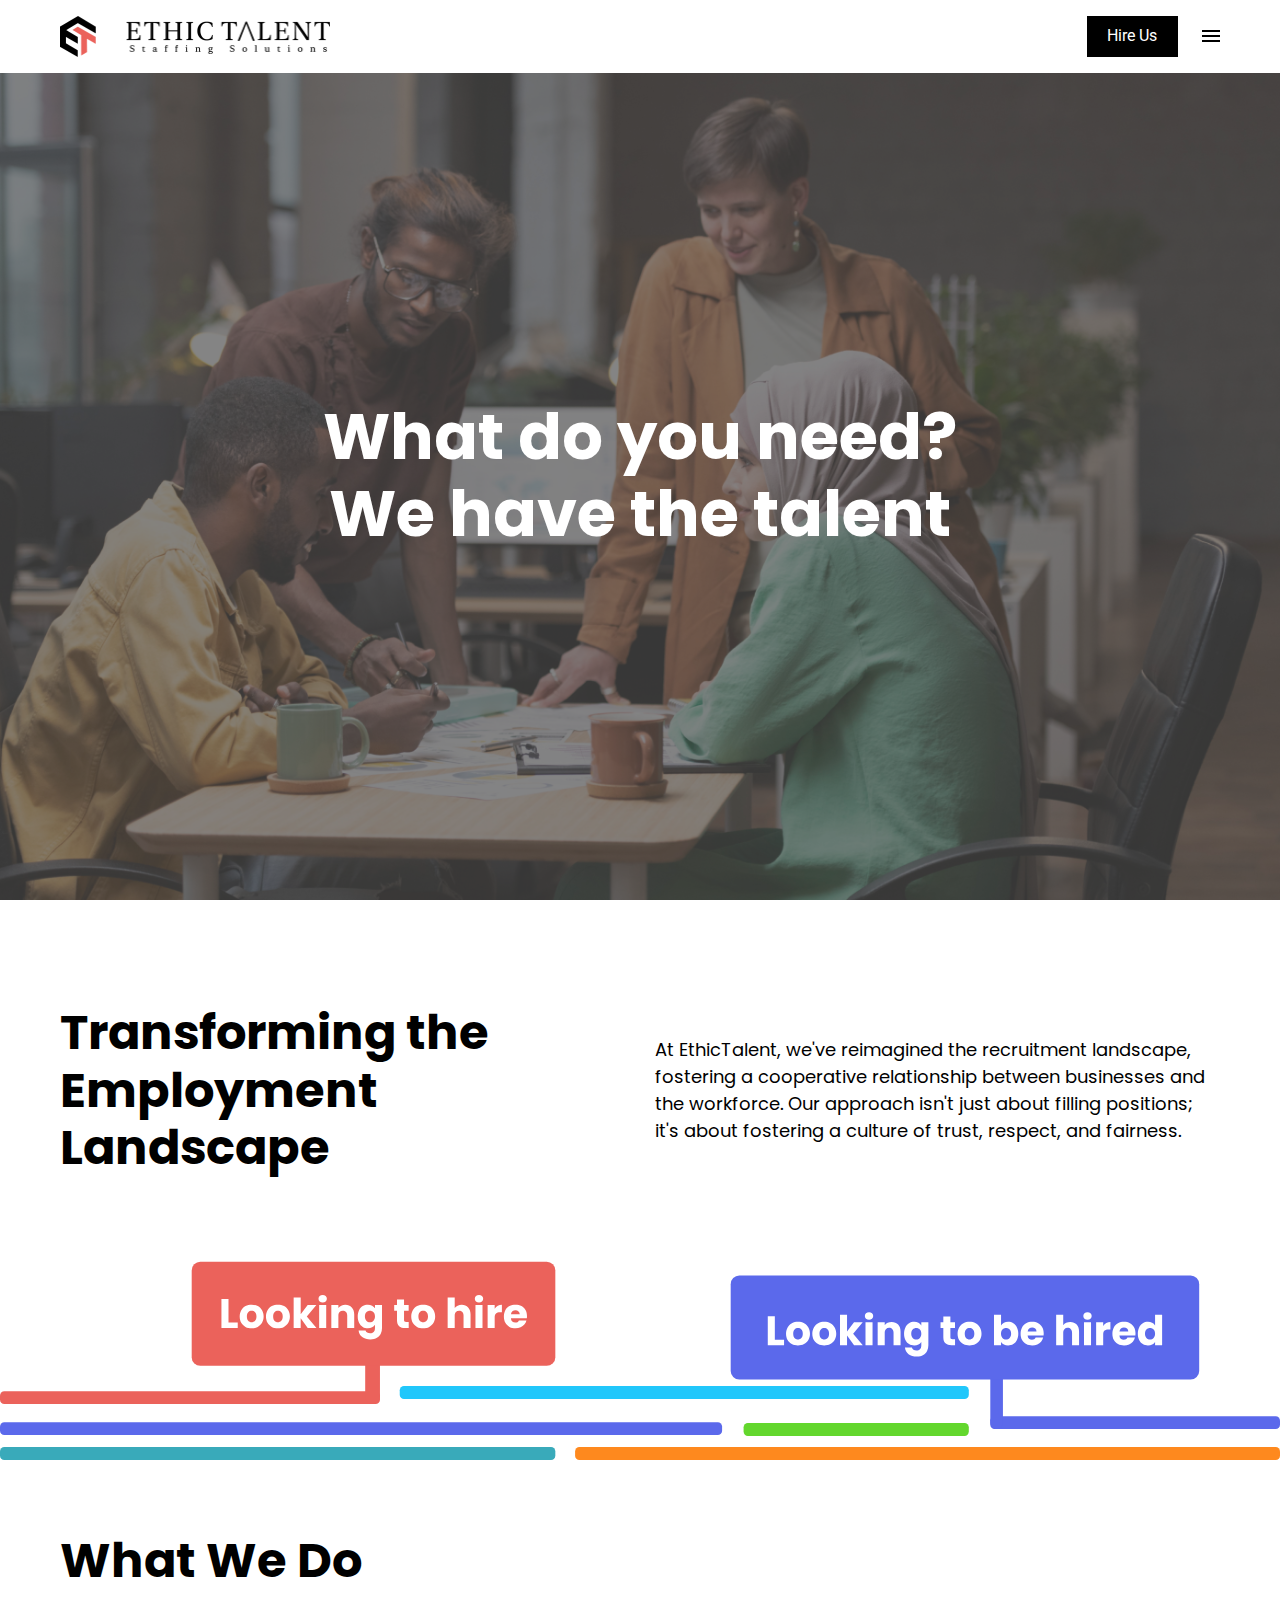
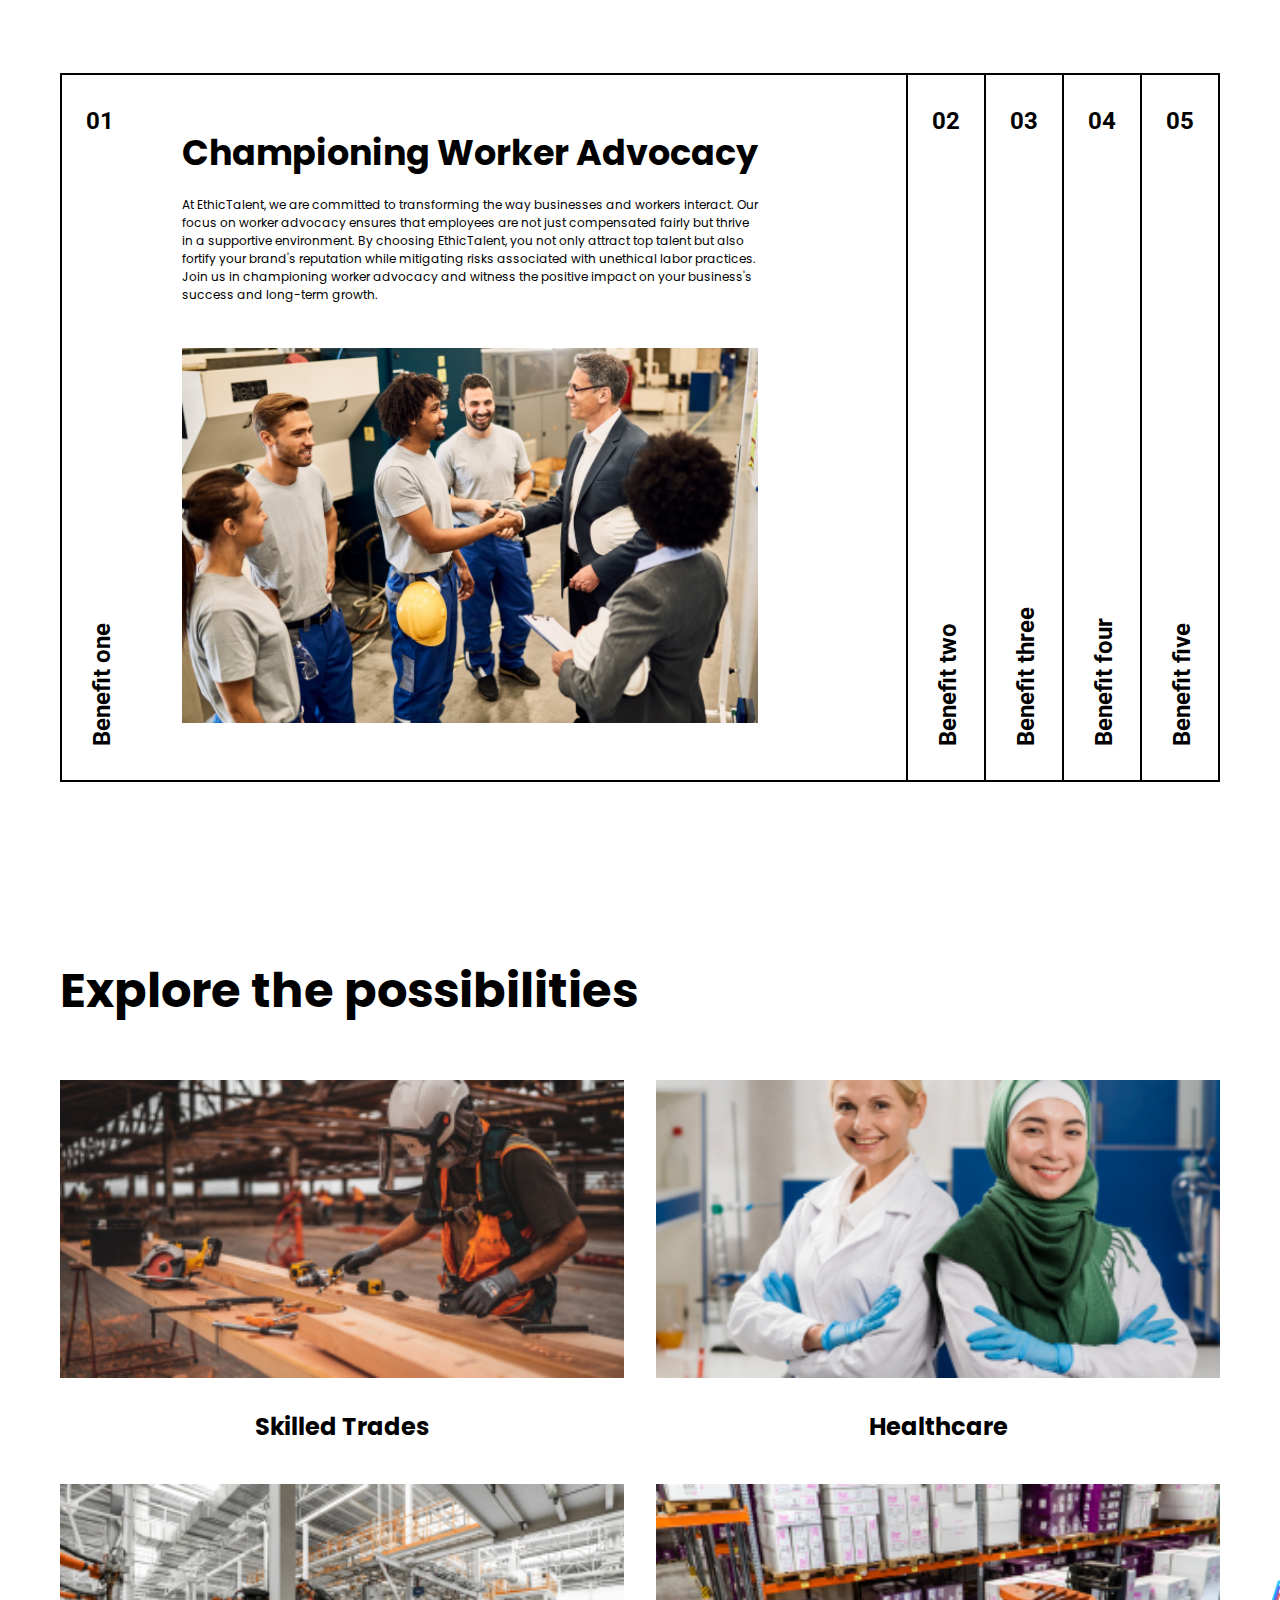
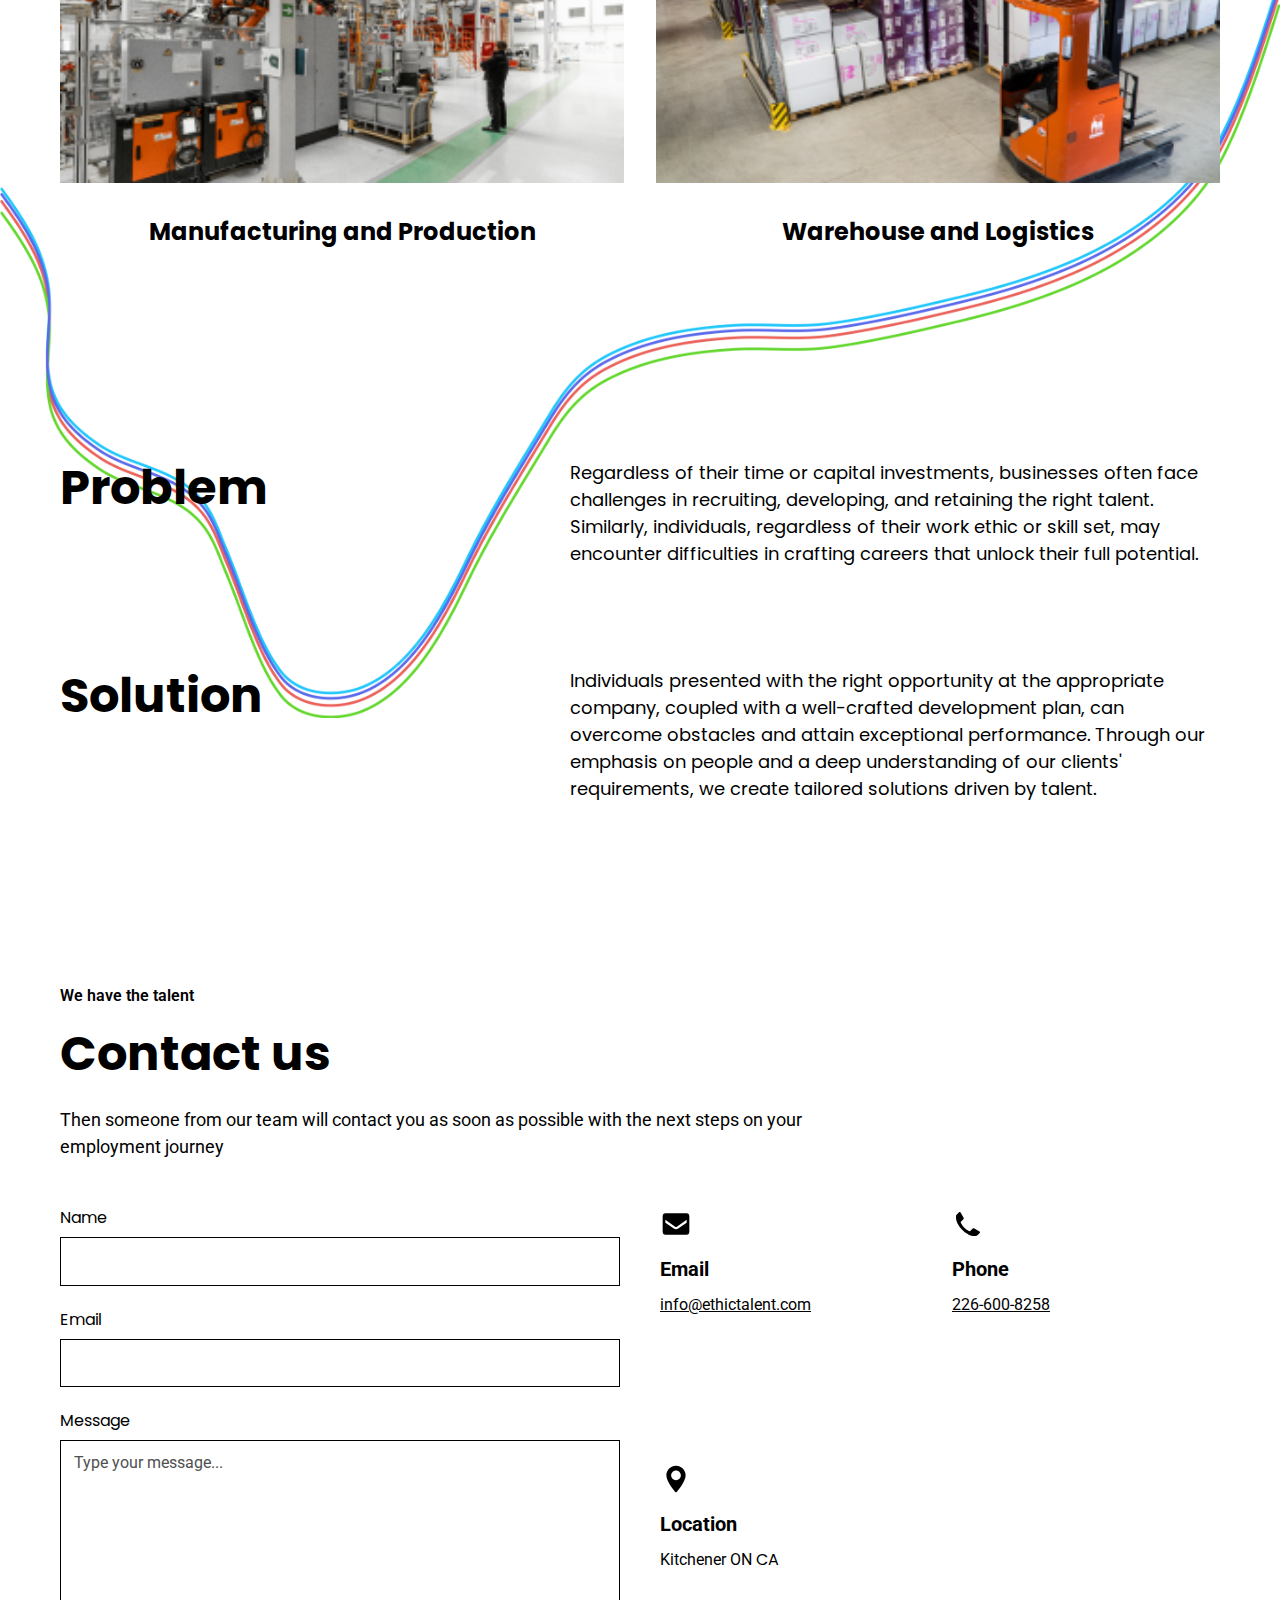
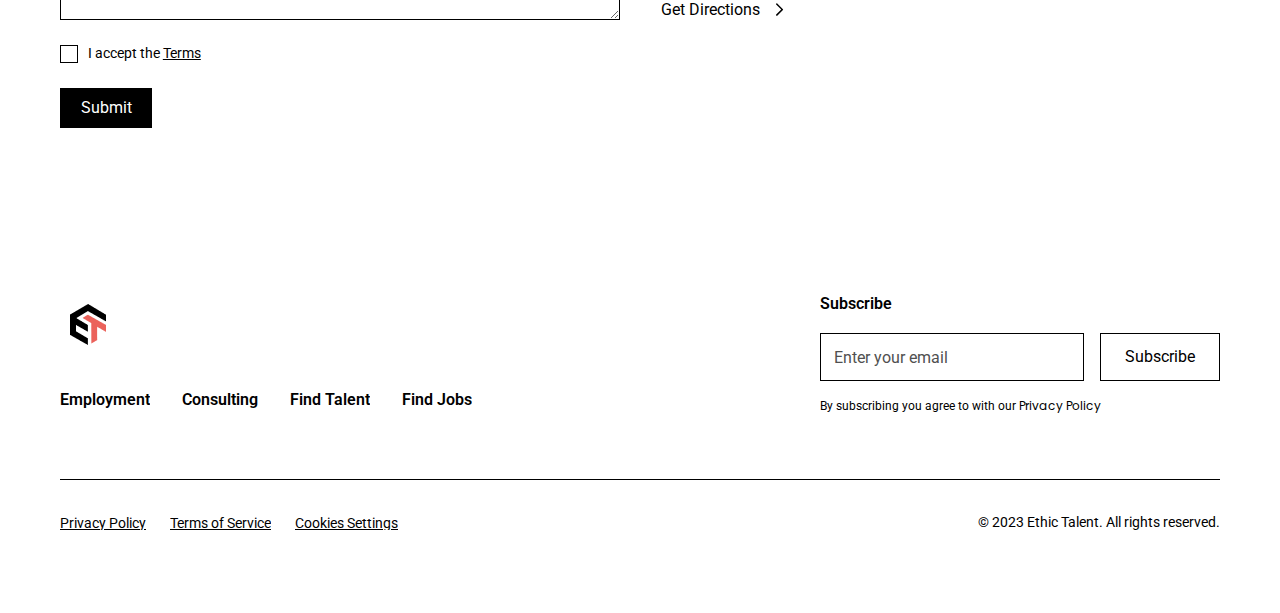
<file: employment.html>
<!DOCTYPE html>
<html lang="en">
  <head>
    <meta charset="UTF-8" />
    <meta http-equiv="X-UA-Compatible" content="IE=edge" />
    <meta name="viewport" content="width=device-width, initial-scale=1.0" />
    <link rel="stylesheet" href="./css/main.css" />
    <link
      rel="stylesheet"
      href="https://cdn.jsdelivr.net/npm/swiper@9/swiper-bundle.min.css"
    />
    <link rel="preconnect" href="https://fonts.googleapis.com" />
    <link rel="preconnect" href="https://fonts.gstatic.com" crossorigin />
    <link
      href="https://fonts.googleapis.com/css2?family=Poppins:ital,wght@0,300;0,400;0,500;0,600;0,700;0,800;0,900;1,300;1,400;1,500;1,600;1,700;1,800;1,900&display=swap"
      rel="stylesheet"
    />
    <link
      href="https://fonts.googleapis.com/css2?family=Roboto:ital,wght@0,300;0,400;0,500;0,700;0,900;1,300;1,400;1,500;1,700;1,900&display=swap"
      rel="stylesheet"
    />
    <link rel="icon" href="images/logo-small.png" />

    <title>Ethic Talent | Employment</title>
  </head>

  <body>
    <div class="main" id="main">
      <div class="menu" id="menu">
        <div class="autoContainer">
          <div class="menu__inner">
            <div class="menu__inner-header">
              <a href="/" aria-label="home link">
                <span class="logo" aria-hidden="true">
                  <img src="./images/logo.png" alt="logo" />
                </span>
              </a>
              <button
                class="burger active"
                id="closeMenu"
                aria-label="menu close button"
              >
                <span> </span>
              </button>
            </div>
            <div class="menu__inner-body">
              <div class="menu__inner-body-group">
                <div class="menu__inner-body-links">
                  <a href="./employment.html">Employment</a>
                  <a href="./consulting.html">Consulting</a>
                  <a href="./talent.html">Find Talent</a>
                  <a href="./jobs.html">Find Jobs</a>
                  <div class="button button--text" id="openForm">Contact Us</div>
                </div>
                <div class="menu__inner-body-info">
                  <div class="menu__inner-body-info-list">
                    <a href="tel:+18001234567">226-600-8258</a>
                    <a href="mailto:info@relume.io">info@ethictalent.com</a>
                    <a href="https://maps.app.goo.gl/pZs6GxW3j53e97to7"
                      >Kitchener, ON Canada</a
                    >
                  </div>
                  <div class="button__group">
                    <a href="#" class="button button--ico">
                      <sapn class="ico">
                        <svg
                          width="24"
                          height="24"
                          viewBox="0 0 24 24"
                          fill="none"
                          xmlns="http://www.w3.org/2000/svg"
                        >
                          <path
                            d="M22 12.3038C22 6.74719 17.5229 2.24268 12 2.24268C6.47715 2.24268 2 6.74719 2 12.3038C2 17.3255 5.65684 21.4879 10.4375 22.2427V15.2121H7.89844V12.3038H10.4375V10.0872C10.4375 7.56564 11.9305 6.1728 14.2146 6.1728C15.3088 6.1728 16.4531 6.36931 16.4531 6.36931V8.84529H15.1922C13.95 8.84529 13.5625 9.6209 13.5625 10.4166V12.3038H16.3359L15.8926 15.2121H13.5625V22.2427C18.3432 21.4879 22 17.3257 22 12.3038Z"
                            fill="currentColor"
                          ></path>
                        </svg>
                      </sapn>
                    </a>
                    <a href="#" class="button button--ico">
                      <sapn class="ico">
                        <svg
                          width="24"
                          height="24"
                          viewBox="0 0 24 24"
                          fill="none"
                          xmlns="http://www.w3.org/2000/svg"
                        >
                          <path
                            fill-rule="evenodd"
                            clip-rule="evenodd"
                            d="M16 3.24268H8C5.23858 3.24268 3 5.48126 3 8.24268V16.2427C3 19.0041 5.23858 21.2427 8 21.2427H16C18.7614 21.2427 21 19.0041 21 16.2427V8.24268C21 5.48126 18.7614 3.24268 16 3.24268ZM19.25 16.2427C19.2445 18.0353 17.7926 19.4872 16 19.4927H8C6.20735 19.4872 4.75549 18.0353 4.75 16.2427V8.24268C4.75549 6.45003 6.20735 4.99817 8 4.99268H16C17.7926 4.99817 19.2445 6.45003 19.25 8.24268V16.2427ZM16.75 8.49268C17.3023 8.49268 17.75 8.04496 17.75 7.49268C17.75 6.9404 17.3023 6.49268 16.75 6.49268C16.1977 6.49268 15.75 6.9404 15.75 7.49268C15.75 8.04496 16.1977 8.49268 16.75 8.49268ZM12 7.74268C9.51472 7.74268 7.5 9.7574 7.5 12.2427C7.5 14.728 9.51472 16.7427 12 16.7427C14.4853 16.7427 16.5 14.728 16.5 12.2427C16.5027 11.0484 16.0294 9.90225 15.1849 9.05776C14.3404 8.21327 13.1943 7.74002 12 7.74268ZM9.25 12.2427C9.25 13.7615 10.4812 14.9927 12 14.9927C13.5188 14.9927 14.75 13.7615 14.75 12.2427C14.75 10.7239 13.5188 9.49268 12 9.49268C10.4812 9.49268 9.25 10.7239 9.25 12.2427Z"
                            fill="currentColor"
                          ></path>
                        </svg>
                      </sapn>
                    </a>
                    <a href="#" class="button button--ico">
                      <sapn class="ico">
                        <svg
                          width="24"
                          height="24"
                          viewBox="0 0 24 24"
                          fill="none"
                          xmlns="http://www.w3.org/2000/svg"
                        >
                          <path
                            d="M17.1761 4.24268H19.9362L13.9061 11.0201L21 20.2427H15.4456L11.0951 14.6493L6.11723 20.2427H3.35544L9.80517 12.9935L3 4.24268H8.69545L12.6279 9.3553L17.1761 4.24268ZM16.2073 18.6181H17.7368L7.86441 5.78196H6.2232L16.2073 18.6181Z"
                            fill="currentColor"
                          ></path>
                        </svg>
                      </sapn>
                    </a>
                    <a href="#" class="button button--ico">
                      <sapn class="ico">
                        <svg
                          width="24"
                          height="24"
                          viewBox="0 0 24 24"
                          fill="none"
                          xmlns="http://www.w3.org/2000/svg"
                        >
                          <path
                            fill-rule="evenodd"
                            clip-rule="evenodd"
                            d="M4.5 3.24268C3.67157 3.24268 3 3.91425 3 4.74268V19.7427C3 20.5711 3.67157 21.2427 4.5 21.2427H19.5C20.3284 21.2427 21 20.5711 21 19.7427V4.74268C21 3.91425 20.3284 3.24268 19.5 3.24268H4.5ZM8.52076 7.2454C8.52639 8.20165 7.81061 8.79087 6.96123 8.78665C6.16107 8.78243 5.46357 8.1454 5.46779 7.24681C5.47201 6.40165 6.13998 5.72243 7.00764 5.74212C7.88795 5.76181 8.52639 6.40728 8.52076 7.2454ZM12.2797 10.0044H9.75971H9.7583V18.5643H12.4217V18.3646C12.4217 17.9847 12.4214 17.6047 12.4211 17.2246C12.4203 16.2108 12.4194 15.1959 12.4246 14.1824C12.426 13.9363 12.4372 13.6804 12.5005 13.4455C12.7381 12.568 13.5271 12.0013 14.4074 12.1406C14.9727 12.2291 15.3467 12.5568 15.5042 13.0898C15.6013 13.423 15.6449 13.7816 15.6491 14.129C15.6605 15.1766 15.6589 16.2242 15.6573 17.2719C15.6567 17.6417 15.6561 18.0117 15.6561 18.3815V18.5629H18.328V18.3576C18.328 17.9056 18.3278 17.4537 18.3275 17.0018C18.327 15.8723 18.3264 14.7428 18.3294 13.6129C18.3308 13.1024 18.276 12.599 18.1508 12.1054C17.9638 11.3713 17.5771 10.7638 16.9485 10.3251C16.5027 10.0129 16.0133 9.81178 15.4663 9.78928C15.404 9.78669 15.3412 9.7833 15.2781 9.77989C14.9984 9.76477 14.7141 9.74941 14.4467 9.80334C13.6817 9.95662 13.0096 10.3068 12.5019 10.9241C12.4429 10.9949 12.3852 11.0668 12.2991 11.1741L12.2797 11.1984V10.0044ZM5.68164 18.5671H8.33242V10.01H5.68164V18.5671Z"
                            fill="currentColor"
                          ></path>
                        </svg>
                      </sapn>
                    </a>
                    <a href="#" class="button button--ico">
                      <sapn class="ico">
                        <svg
                          width="24"
                          height="24"
                          viewBox="0 0 24 24"
                          fill="none"
                          xmlns="http://www.w3.org/2000/svg"
                        >
                          <path
                            d="M21.593 7.20301C21.4791 6.78041 21.2565 6.39501 20.9474 6.08518C20.6382 5.77534 20.2533 5.55187 19.831 5.43701C18.265 5.00701 12 5.00001 12 5.00001C12 5.00001 5.73599 4.99301 4.16899 5.40401C3.74692 5.52415 3.36282 5.75078 3.05356 6.06214C2.7443 6.3735 2.52028 6.75913 2.40299 7.18201C1.98999 8.74801 1.98599 11.996 1.98599 11.996C1.98599 11.996 1.98199 15.26 2.39199 16.81C2.62199 17.667 3.29699 18.344 4.15499 18.575C5.73699 19.005 11.985 19.012 11.985 19.012C11.985 19.012 18.25 19.019 19.816 18.609C20.2385 18.4943 20.6237 18.2714 20.9336 17.9622C21.2436 17.653 21.4674 17.2682 21.583 16.846C21.997 15.281 22 12.034 22 12.034C22 12.034 22.02 8.76901 21.593 7.20301ZM9.99599 15.005L10.001 9.00501L15.208 12.01L9.99599 15.005Z"
                            fill="currentColor"
                          ></path>
                        </svg>
                      </sapn>
                    </a>
                  </div>
                </div>
              </div>
              <div class="menu__inner-body-image">
                <img src="./images/intro.png" alt="intro image" />
              </div>
            </div>
            <div class="menu__inner-contact" id="menuForm">
              <div class="menu__inner-contact-box">
                <h5>Contact us</h5>
                <p>
                  Then someone from our team will contact you as soon as
                  possible with the next steps on your employment journey
                </p>
              </div>
              <form class="form" action="https://formsubmit.co/94b473d4ecfa4dc3cdf22d2186b99b4f" method="POST">
                <div class="input__wrapper">
                  <label>Name</label>
                  <div class="input">
                    <input type="text" name="name" required/>
                  </div>
                </div>
                <div class="input__wrapper">
                  <label>Email</label>
                  <div class="input">
                    <input type="email" name="email" required/>
                  </div>
                </div>
                <div class="input__wrapper">
                  <label>Message</label>
                  <div class="input">
                    <textarea placeholder="Type your message..." name="message" required></textarea>
                  </div>
                </div>
                <div class="checkbox__outer">
                  <div class="checkbox">
                    <input type="checkbox" id="check-1" required/>
                    <span> </span>
                  </div>
                  <label for="check-1">
                    I accept the
                    <a href="#"> Terms </a>
                  </label>
                </div>
                <div class="button__group">
                  <button class="button button--text" type="submit">
                    <span class="text"> Submit </span>
                  </button>
                  <button
                    class="button button--border"
                    type="button"
                    id="closeForm"
                  >
                    <span class="text"> Cancel </span>
                  </button>
                </div>
              </form>
            </div>
          </div>
        </div>
      </div>
      <!-- #header start-->
      <header class="header" id="header">
        <div class="autoContainer">
          <div class="header__inner">
            <a href="/" class="header__inner-logo">
              <span class="logo">
                <img src="./images/logo.png" alt="logo" />
              </span>
            </a>
            <a href="#contact" class="button button--text">
              <span class="text"> Hire Us </span>
            </a>
            <button class="burger" id="menuBtn" aria-label="menu button">
              <span></span>
            </button>
          </div>
        </div>
      </header>
      <!-- #header end -->
      <!-- #hero start-->
      <section class="hero">
        <div class="autoContainer">
          <div class="hero__inner tabContainer">
            <div class="hero__inner-container tabEvent active" id="tab-1">
              <h1 class="_lg">
                What do you need?<br />
                We have the talent
              </h1>
            </div>
<!--             <div class="hero__inner-container tabEvent" id="tab-2">
              <h1 class="_lg">Lorem ipsum dolor sit amet - 2</h1>
            </div>
            <div class="hero__inner-container tabEvent" id="tab-3">
              <h1 class="_lg">Lorem ipsum dolor sit amet - 3</h1>
            </div>
            <div class="hero__inner-container tabEvent" id="tab-4">
              <h1 class="_lg">Lorem ipsum dolor sit amet - 4</h1>
            </div> -->
            <!-- <div class="hero__tab">
              <button class="hero__tab-button active tabBtn" data-tab="#tab-1">
                <span class="text"> Tab 1 </span>
              </button>
              <button class="hero__tab-button tabBtn" data-tab="#tab-2">
                <span class="text"> Tab 2 </span>
              </button>
              <button class="hero__tab-button tabBtn" data-tab="#tab-3">
                <span class="text"> Tab 3 </span>
              </button>
              <button class="hero__tab-button tabBtn" data-tab="#tab-4">
                <span class="text"> Tab 4 </span>
              </button>
            </div> -->
          </div>
        </div>
        <div class="hero__bg">
          <img src="./images/hero.png" alt="image" />
        </div>
      </section>
      <!-- #hero end -->
      <!-- #employment start -->
      <section class="employment">
        <div class="autoContainer">
          <div class="employment__inner">
            <div class="employment__inner-row">
              <h2>Transforming the Employment Landscape</h2>
              <p>
                At EthicTalent, we've reimagined the recruitment landscape, fostering a cooperative relationship
                between businesses and the workforce. Our approach isn't just about filling positions; it's about
                fostering a culture of trust, respect, and fairness.
              </p>
            </div>
          </div>
        </div>
        <div class="employment__footer">
          <div class="ratioImage">
            <!-- <img src="./images/employment.png" alt="image" />
          <img src="./images/employment-mobile.png" alt="image" /> -->
            <span>
              <svg
                width="1489"
                height="234"
                viewBox="0 0 1489 234"
                fill="none"
                xmlns="http://www.w3.org/2000/svg"
              >
                <rect y="154" width="442" height="15" rx="5" fill="#EB625B" />
                <rect
                  x="424.824"
                  y="169"
                  width="55"
                  height="17.1762"
                  rx="8.58808"
                  transform="rotate(-90 424.824 169)"
                  fill="#EB625B"
                />
                <rect y="190" width="840" height="15" rx="5" fill="#5B69EB" />
                <rect y="219" width="646" height="15" rx="5" fill="#39AABA" />
                <rect
                  x="669"
                  y="219"
                  width="820"
                  height="15"
                  rx="5"
                  fill="#FE891E"
                />
                <rect
                  x="865"
                  y="191"
                  width="262"
                  height="15"
                  rx="5"
                  fill="#63D72D"
                />
                <rect
                  x="465"
                  y="148"
                  width="662"
                  height="15"
                  rx="5"
                  fill="#21C7FB"
                />
                <a href="./talent.html">
                  <rect
                    x="223"
                    width="423"
                    height="121"
                    rx="10"
                    fill="#EB625B"
                  />
                  <path
                    d="M265.801 70.664H276.553V77H257.593V43.304H265.801V70.664ZM292.66 77.384C290.036 77.384 287.668 76.824 285.556 75.704C283.476 74.584 281.828 72.984 280.612 70.904C279.428 68.824 278.836 66.392 278.836 63.608C278.836 60.856 279.444 58.44 280.66 56.36C281.876 54.248 283.54 52.632 285.652 51.512C287.764 50.392 290.132 49.832 292.756 49.832C295.38 49.832 297.748 50.392 299.86 51.512C301.972 52.632 303.636 54.248 304.852 56.36C306.068 58.44 306.676 60.856 306.676 63.608C306.676 66.36 306.052 68.792 304.804 70.904C303.588 72.984 301.908 74.584 299.764 75.704C297.652 76.824 295.284 77.384 292.66 77.384ZM292.66 70.28C294.228 70.28 295.556 69.704 296.644 68.552C297.764 67.4 298.324 65.752 298.324 63.608C298.324 61.464 297.78 59.816 296.692 58.664C295.636 57.512 294.324 56.936 292.756 56.936C291.156 56.936 289.828 57.512 288.772 58.664C287.716 59.784 287.188 61.432 287.188 63.608C287.188 65.752 287.7 67.4 288.724 68.552C289.78 69.704 291.092 70.28 292.66 70.28ZM323.223 77.384C320.599 77.384 318.231 76.824 316.119 75.704C314.039 74.584 312.391 72.984 311.175 70.904C309.991 68.824 309.399 66.392 309.399 63.608C309.399 60.856 310.007 58.44 311.223 56.36C312.439 54.248 314.103 52.632 316.215 51.512C318.327 50.392 320.695 49.832 323.319 49.832C325.943 49.832 328.311 50.392 330.423 51.512C332.535 52.632 334.199 54.248 335.415 56.36C336.631 58.44 337.239 60.856 337.239 63.608C337.239 66.36 336.615 68.792 335.367 70.904C334.151 72.984 332.471 74.584 330.327 75.704C328.215 76.824 325.847 77.384 323.223 77.384ZM323.223 70.28C324.791 70.28 326.119 69.704 327.207 68.552C328.327 67.4 328.887 65.752 328.887 63.608C328.887 61.464 328.343 59.816 327.255 58.664C326.199 57.512 324.887 56.936 323.319 56.936C321.719 56.936 320.391 57.512 319.335 58.664C318.279 59.784 317.751 61.432 317.751 63.608C317.751 65.752 318.263 67.4 319.287 68.552C320.343 69.704 321.655 70.28 323.223 70.28ZM357.961 77L349.801 65.768V77H341.593V41.48H349.801V61.112L357.913 50.216H368.041L356.905 63.656L368.137 77H357.961ZM375.393 47.432C373.953 47.432 372.769 47.016 371.841 46.184C370.945 45.32 370.497 44.264 370.497 43.016C370.497 41.736 370.945 40.68 371.841 39.848C372.769 38.984 373.953 38.552 375.393 38.552C376.801 38.552 377.953 38.984 378.849 39.848C379.777 40.68 380.241 41.736 380.241 43.016C380.241 44.264 379.777 45.32 378.849 46.184C377.953 47.016 376.801 47.432 375.393 47.432ZM379.473 50.216V77H371.265V50.216H379.473ZM401.741 49.928C404.877 49.928 407.373 50.952 409.229 53C411.117 55.016 412.061 57.8 412.061 61.352V77H403.901V62.456C403.901 60.664 403.437 59.272 402.509 58.28C401.581 57.288 400.333 56.792 398.765 56.792C397.197 56.792 395.949 57.288 395.021 58.28C394.093 59.272 393.629 60.664 393.629 62.456V77H385.421V50.216H393.629V53.768C394.461 52.584 395.581 51.656 396.989 50.984C398.397 50.28 399.981 49.928 401.741 49.928ZM427.941 49.832C429.829 49.832 431.477 50.216 432.885 50.984C434.325 51.752 435.429 52.76 436.197 54.008V50.216H444.405V76.952C444.405 79.416 443.909 81.64 442.917 83.624C441.957 85.64 440.469 87.24 438.453 88.424C436.469 89.608 433.989 90.2 431.013 90.2C427.045 90.2 423.829 89.256 421.365 87.368C418.901 85.512 417.493 82.984 417.141 79.784H425.253C425.509 80.808 426.117 81.608 427.077 82.184C428.037 82.792 429.221 83.096 430.629 83.096C432.325 83.096 433.669 82.6 434.661 81.608C435.685 80.648 436.197 79.096 436.197 76.952V73.16C435.397 74.408 434.293 75.432 432.885 76.232C431.477 77 429.829 77.384 427.941 77.384C425.733 77.384 423.733 76.824 421.941 75.704C420.149 74.552 418.725 72.936 417.669 70.856C416.645 68.744 416.133 66.312 416.133 63.56C416.133 60.808 416.645 58.392 417.669 56.312C418.725 54.232 420.149 52.632 421.941 51.512C423.733 50.392 425.733 49.832 427.941 49.832ZM436.197 63.608C436.197 61.56 435.621 59.944 434.469 58.76C433.349 57.576 431.973 56.984 430.341 56.984C428.709 56.984 427.317 57.576 426.165 58.76C425.045 59.912 424.485 61.512 424.485 63.56C424.485 65.608 425.045 67.24 426.165 68.456C427.317 69.64 428.709 70.232 430.341 70.232C431.973 70.232 433.349 69.64 434.469 68.456C435.621 67.272 436.197 65.656 436.197 63.608ZM475.443 70.04V77H471.267C468.291 77 465.971 76.28 464.307 74.84C462.643 73.368 461.811 70.984 461.811 67.688V57.032H458.547V50.216H461.811V43.688H470.019V50.216H475.395V57.032H470.019V67.784C470.019 68.584 470.211 69.16 470.595 69.512C470.979 69.864 471.619 70.04 472.515 70.04H475.443ZM492.207 77.384C489.583 77.384 487.215 76.824 485.103 75.704C483.023 74.584 481.375 72.984 480.159 70.904C478.975 68.824 478.383 66.392 478.383 63.608C478.383 60.856 478.991 58.44 480.207 56.36C481.423 54.248 483.087 52.632 485.199 51.512C487.311 50.392 489.679 49.832 492.303 49.832C494.927 49.832 497.295 50.392 499.407 51.512C501.519 52.632 503.183 54.248 504.399 56.36C505.615 58.44 506.223 60.856 506.223 63.608C506.223 66.36 505.599 68.792 504.351 70.904C503.135 72.984 501.455 74.584 499.311 75.704C497.199 76.824 494.831 77.384 492.207 77.384ZM492.207 70.28C493.775 70.28 495.103 69.704 496.191 68.552C497.311 67.4 497.871 65.752 497.871 63.608C497.871 61.464 497.327 59.816 496.239 58.664C495.183 57.512 493.871 56.936 492.303 56.936C490.703 56.936 489.375 57.512 488.319 58.664C487.263 59.784 486.735 61.432 486.735 63.608C486.735 65.752 487.247 67.4 488.271 68.552C489.327 69.704 490.639 70.28 492.207 70.28ZM537.213 49.928C540.285 49.928 542.749 50.952 544.605 53C546.461 55.016 547.389 57.8 547.389 61.352V77H539.229V62.456C539.229 60.664 538.765 59.272 537.837 58.28C536.909 57.288 535.661 56.792 534.093 56.792C532.525 56.792 531.277 57.288 530.349 58.28C529.421 59.272 528.957 60.664 528.957 62.456V77H520.749V41.48H528.957V53.816C529.789 52.632 530.925 51.688 532.365 50.984C533.805 50.28 535.421 49.928 537.213 49.928ZM557.221 47.432C555.781 47.432 554.597 47.016 553.669 46.184C552.773 45.32 552.325 44.264 552.325 43.016C552.325 41.736 552.773 40.68 553.669 39.848C554.597 38.984 555.781 38.552 557.221 38.552C558.629 38.552 559.781 38.984 560.677 39.848C561.605 40.68 562.069 41.736 562.069 43.016C562.069 44.264 561.605 45.32 560.677 46.184C559.781 47.016 558.629 47.432 557.221 47.432ZM561.301 50.216V77H553.093V50.216H561.301ZM575.457 54.68C576.417 53.208 577.617 52.056 579.057 51.224C580.497 50.36 582.097 49.928 583.857 49.928V58.616H581.601C579.553 58.616 578.017 59.064 576.993 59.96C575.969 60.824 575.457 62.36 575.457 64.568V77H567.249V50.216H575.457V54.68ZM613.029 63.176C613.029 63.944 612.981 64.744 612.885 65.576H594.309C594.437 67.24 594.965 68.52 595.893 69.416C596.853 70.28 598.021 70.712 599.397 70.712C601.445 70.712 602.869 69.848 603.669 68.12H612.405C611.957 69.88 611.141 71.464 609.957 72.872C608.805 74.28 607.349 75.384 605.589 76.184C603.829 76.984 601.861 77.384 599.685 77.384C597.061 77.384 594.725 76.824 592.677 75.704C590.629 74.584 589.029 72.984 587.877 70.904C586.725 68.824 586.149 66.392 586.149 63.608C586.149 60.824 586.709 58.392 587.829 56.312C588.981 54.232 590.581 52.632 592.629 51.512C594.677 50.392 597.029 49.832 599.685 49.832C602.277 49.832 604.581 50.376 606.597 51.464C608.613 52.552 610.181 54.104 611.301 56.12C612.453 58.136 613.029 60.488 613.029 63.176ZM604.629 61.016C604.629 59.608 604.149 58.488 603.189 57.656C602.229 56.824 601.029 56.408 599.589 56.408C598.213 56.408 597.045 56.808 596.085 57.608C595.157 58.408 594.581 59.544 594.357 61.016H604.629Z"
                    fill="white"
                  />
                </a>

                <rect
                  width="337"
                  height="15"
                  rx="5"
                  transform="matrix(-1 0 0 1 1489 183)"
                  fill="#5B69EB"
                />
                <rect
                  width="72"
                  height="14.6948"
                  rx="7.34739"
                  transform="matrix(6.85151e-08 -1 -1 -2.78871e-08 1166.69 198)"
                  fill="#5B69EB"
                />
                <a href="./jobs.html">
                  <rect
                    width="545"
                    height="121"
                    rx="10"
                    transform="matrix(-1 0 0 1 1395 16)"
                    fill="#5B69EB"
                  />
                  <path
                    d="M901.348 90.664H912.1V97H893.14V63.304H901.348V90.664ZM928.207 97.384C925.583 97.384 923.215 96.824 921.103 95.704C919.023 94.584 917.375 92.984 916.159 90.904C914.975 88.824 914.383 86.392 914.383 83.608C914.383 80.856 914.991 78.44 916.207 76.36C917.423 74.248 919.087 72.632 921.199 71.512C923.311 70.392 925.679 69.832 928.303 69.832C930.927 69.832 933.295 70.392 935.407 71.512C937.519 72.632 939.183 74.248 940.399 76.36C941.615 78.44 942.223 80.856 942.223 83.608C942.223 86.36 941.599 88.792 940.351 90.904C939.135 92.984 937.455 94.584 935.311 95.704C933.199 96.824 930.831 97.384 928.207 97.384ZM928.207 90.28C929.775 90.28 931.103 89.704 932.191 88.552C933.311 87.4 933.871 85.752 933.871 83.608C933.871 81.464 933.327 79.816 932.239 78.664C931.183 77.512 929.871 76.936 928.303 76.936C926.703 76.936 925.375 77.512 924.319 78.664C923.263 79.784 922.735 81.432 922.735 83.608C922.735 85.752 923.247 87.4 924.271 88.552C925.327 89.704 926.639 90.28 928.207 90.28ZM958.77 97.384C956.146 97.384 953.778 96.824 951.666 95.704C949.586 94.584 947.938 92.984 946.722 90.904C945.538 88.824 944.946 86.392 944.946 83.608C944.946 80.856 945.554 78.44 946.77 76.36C947.986 74.248 949.65 72.632 951.762 71.512C953.874 70.392 956.242 69.832 958.866 69.832C961.49 69.832 963.858 70.392 965.97 71.512C968.082 72.632 969.746 74.248 970.962 76.36C972.178 78.44 972.786 80.856 972.786 83.608C972.786 86.36 972.162 88.792 970.914 90.904C969.698 92.984 968.018 94.584 965.874 95.704C963.762 96.824 961.394 97.384 958.77 97.384ZM958.77 90.28C960.338 90.28 961.666 89.704 962.754 88.552C963.874 87.4 964.434 85.752 964.434 83.608C964.434 81.464 963.89 79.816 962.802 78.664C961.746 77.512 960.434 76.936 958.866 76.936C957.266 76.936 955.938 77.512 954.882 78.664C953.826 79.784 953.298 81.432 953.298 83.608C953.298 85.752 953.81 87.4 954.834 88.552C955.89 89.704 957.202 90.28 958.77 90.28ZM993.508 97L985.348 85.768V97H977.14V61.48H985.348V81.112L993.46 70.216H1003.59L992.452 83.656L1003.68 97H993.508ZM1010.94 67.432C1009.5 67.432 1008.32 67.016 1007.39 66.184C1006.49 65.32 1006.04 64.264 1006.04 63.016C1006.04 61.736 1006.49 60.68 1007.39 59.848C1008.32 58.984 1009.5 58.552 1010.94 58.552C1012.35 58.552 1013.5 58.984 1014.4 59.848C1015.32 60.68 1015.79 61.736 1015.79 63.016C1015.79 64.264 1015.32 65.32 1014.4 66.184C1013.5 67.016 1012.35 67.432 1010.94 67.432ZM1015.02 70.216V97H1006.81V70.216H1015.02ZM1037.29 69.928C1040.42 69.928 1042.92 70.952 1044.78 73C1046.66 75.016 1047.61 77.8 1047.61 81.352V97H1039.45V82.456C1039.45 80.664 1038.98 79.272 1038.06 78.28C1037.13 77.288 1035.88 76.792 1034.31 76.792C1032.74 76.792 1031.5 77.288 1030.57 78.28C1029.64 79.272 1029.18 80.664 1029.18 82.456V97H1020.97V70.216H1029.18V73.768C1030.01 72.584 1031.13 71.656 1032.54 70.984C1033.94 70.28 1035.53 69.928 1037.29 69.928ZM1063.49 69.832C1065.38 69.832 1067.02 70.216 1068.43 70.984C1069.87 71.752 1070.98 72.76 1071.74 74.008V70.216H1079.95V96.952C1079.95 99.416 1079.46 101.64 1078.46 103.624C1077.5 105.64 1076.02 107.24 1074 108.424C1072.02 109.608 1069.54 110.2 1066.56 110.2C1062.59 110.2 1059.38 109.256 1056.91 107.368C1054.45 105.512 1053.04 102.984 1052.69 99.784H1060.8C1061.06 100.808 1061.66 101.608 1062.62 102.184C1063.58 102.792 1064.77 103.096 1066.18 103.096C1067.87 103.096 1069.22 102.6 1070.21 101.608C1071.23 100.648 1071.74 99.096 1071.74 96.952V93.16C1070.94 94.408 1069.84 95.432 1068.43 96.232C1067.02 97 1065.38 97.384 1063.49 97.384C1061.28 97.384 1059.28 96.824 1057.49 95.704C1055.7 94.552 1054.27 92.936 1053.22 90.856C1052.19 88.744 1051.68 86.312 1051.68 83.56C1051.68 80.808 1052.19 78.392 1053.22 76.312C1054.27 74.232 1055.7 72.632 1057.49 71.512C1059.28 70.392 1061.28 69.832 1063.49 69.832ZM1071.74 83.608C1071.74 81.56 1071.17 79.944 1070.02 78.76C1068.9 77.576 1067.52 76.984 1065.89 76.984C1064.26 76.984 1062.86 77.576 1061.71 78.76C1060.59 79.912 1060.03 81.512 1060.03 83.56C1060.03 85.608 1060.59 87.24 1061.71 88.456C1062.86 89.64 1064.26 90.232 1065.89 90.232C1067.52 90.232 1068.9 89.64 1070.02 88.456C1071.17 87.272 1071.74 85.656 1071.74 83.608ZM1110.99 90.04V97H1106.81C1103.84 97 1101.52 96.28 1099.85 94.84C1098.19 93.368 1097.36 90.984 1097.36 87.688V77.032H1094.09V70.216H1097.36V63.688H1105.57V70.216H1110.94V77.032H1105.57V87.784C1105.57 88.584 1105.76 89.16 1106.14 89.512C1106.53 89.864 1107.17 90.04 1108.06 90.04H1110.99ZM1127.75 97.384C1125.13 97.384 1122.76 96.824 1120.65 95.704C1118.57 94.584 1116.92 92.984 1115.71 90.904C1114.52 88.824 1113.93 86.392 1113.93 83.608C1113.93 80.856 1114.54 78.44 1115.75 76.36C1116.97 74.248 1118.63 72.632 1120.75 71.512C1122.86 70.392 1125.23 69.832 1127.85 69.832C1130.47 69.832 1132.84 70.392 1134.95 71.512C1137.07 72.632 1138.73 74.248 1139.95 76.36C1141.16 78.44 1141.77 80.856 1141.77 83.608C1141.77 86.36 1141.15 88.792 1139.9 90.904C1138.68 92.984 1137 94.584 1134.86 95.704C1132.75 96.824 1130.38 97.384 1127.75 97.384ZM1127.75 90.28C1129.32 90.28 1130.65 89.704 1131.74 88.552C1132.86 87.4 1133.42 85.752 1133.42 83.608C1133.42 81.464 1132.87 79.816 1131.79 78.664C1130.73 77.512 1129.42 76.936 1127.85 76.936C1126.25 76.936 1124.92 77.512 1123.87 78.664C1122.81 79.784 1122.28 81.432 1122.28 83.608C1122.28 85.752 1122.79 87.4 1123.82 88.552C1124.87 89.704 1126.19 90.28 1127.75 90.28ZM1164.5 74.008C1165.27 72.76 1166.38 71.752 1167.82 70.984C1169.26 70.216 1170.9 69.832 1172.76 69.832C1174.97 69.832 1176.97 70.392 1178.76 71.512C1180.55 72.632 1181.96 74.232 1182.98 76.312C1184.04 78.392 1184.57 80.808 1184.57 83.56C1184.57 86.312 1184.04 88.744 1182.98 90.856C1181.96 92.936 1180.55 94.552 1178.76 95.704C1176.97 96.824 1174.97 97.384 1172.76 97.384C1170.87 97.384 1169.22 97.016 1167.82 96.28C1166.41 95.512 1165.3 94.504 1164.5 93.256V97H1156.3V61.48H1164.5V74.008ZM1176.22 83.56C1176.22 81.512 1175.64 79.912 1174.49 78.76C1173.37 77.576 1171.98 76.984 1170.31 76.984C1168.68 76.984 1167.29 77.576 1166.14 78.76C1165.02 79.944 1164.46 81.56 1164.46 83.608C1164.46 85.656 1165.02 87.272 1166.14 88.456C1167.29 89.64 1168.68 90.232 1170.31 90.232C1171.94 90.232 1173.34 89.64 1174.49 88.456C1175.64 87.24 1176.22 85.608 1176.22 83.56ZM1214.12 83.176C1214.12 83.944 1214.07 84.744 1213.98 85.576H1195.4C1195.53 87.24 1196.06 88.52 1196.99 89.416C1197.95 90.28 1199.11 90.712 1200.49 90.712C1202.54 90.712 1203.96 89.848 1204.76 88.12H1213.5C1213.05 89.88 1212.23 91.464 1211.05 92.872C1209.9 94.28 1208.44 95.384 1206.68 96.184C1204.92 96.984 1202.95 97.384 1200.78 97.384C1198.15 97.384 1195.82 96.824 1193.77 95.704C1191.72 94.584 1190.12 92.984 1188.97 90.904C1187.82 88.824 1187.24 86.392 1187.24 83.608C1187.24 80.824 1187.8 78.392 1188.92 76.312C1190.07 74.232 1191.67 72.632 1193.72 71.512C1195.77 70.392 1198.12 69.832 1200.78 69.832C1203.37 69.832 1205.67 70.376 1207.69 71.464C1209.71 72.552 1211.27 74.104 1212.39 76.12C1213.55 78.136 1214.12 80.488 1214.12 83.176ZM1205.72 81.016C1205.72 79.608 1205.24 78.488 1204.28 77.656C1203.32 76.824 1202.12 76.408 1200.68 76.408C1199.31 76.408 1198.14 76.808 1197.18 77.608C1196.25 78.408 1195.67 79.544 1195.45 81.016H1205.72ZM1245.09 69.928C1248.16 69.928 1250.62 70.952 1252.48 73C1254.34 75.016 1255.26 77.8 1255.26 81.352V97H1247.1V82.456C1247.1 80.664 1246.64 79.272 1245.71 78.28C1244.78 77.288 1243.54 76.792 1241.97 76.792C1240.4 76.792 1239.15 77.288 1238.22 78.28C1237.3 79.272 1236.83 80.664 1236.83 82.456V97H1228.62V61.48H1236.83V73.816C1237.66 72.632 1238.8 71.688 1240.24 70.984C1241.68 70.28 1243.3 69.928 1245.09 69.928ZM1265.1 67.432C1263.66 67.432 1262.47 67.016 1261.54 66.184C1260.65 65.32 1260.2 64.264 1260.2 63.016C1260.2 61.736 1260.65 60.68 1261.54 59.848C1262.47 58.984 1263.66 58.552 1265.1 58.552C1266.5 58.552 1267.66 58.984 1268.55 59.848C1269.48 60.68 1269.94 61.736 1269.94 63.016C1269.94 64.264 1269.48 65.32 1268.55 66.184C1267.66 67.016 1266.5 67.432 1265.1 67.432ZM1269.18 70.216V97H1260.97V70.216H1269.18ZM1283.33 74.68C1284.29 73.208 1285.49 72.056 1286.93 71.224C1288.37 70.36 1289.97 69.928 1291.73 69.928V78.616H1289.48C1287.43 78.616 1285.89 79.064 1284.87 79.96C1283.84 80.824 1283.33 82.36 1283.33 84.568V97H1275.12V70.216H1283.33V74.68ZM1320.9 83.176C1320.9 83.944 1320.86 84.744 1320.76 85.576H1302.18C1302.31 87.24 1302.84 88.52 1303.77 89.416C1304.73 90.28 1305.9 90.712 1307.27 90.712C1309.32 90.712 1310.74 89.848 1311.54 88.12H1320.28C1319.83 89.88 1319.02 91.464 1317.83 92.872C1316.68 94.28 1315.22 95.384 1313.46 96.184C1311.7 96.984 1309.74 97.384 1307.56 97.384C1304.94 97.384 1302.6 96.824 1300.55 95.704C1298.5 94.584 1296.9 92.984 1295.75 90.904C1294.6 88.824 1294.02 86.392 1294.02 83.608C1294.02 80.824 1294.58 78.392 1295.7 76.312C1296.86 74.232 1298.46 72.632 1300.5 71.512C1302.55 70.392 1304.9 69.832 1307.56 69.832C1310.15 69.832 1312.46 70.376 1314.47 71.464C1316.49 72.552 1318.06 74.104 1319.18 76.12C1320.33 78.136 1320.9 80.488 1320.9 83.176ZM1312.5 81.016C1312.5 79.608 1312.02 78.488 1311.06 77.656C1310.1 76.824 1308.9 76.408 1307.46 76.408C1306.09 76.408 1304.92 76.808 1303.96 77.608C1303.03 78.408 1302.46 79.544 1302.23 81.016H1312.5ZM1323.6 83.56C1323.6 80.808 1324.11 78.392 1325.14 76.312C1326.19 74.232 1327.62 72.632 1329.41 71.512C1331.2 70.392 1333.2 69.832 1335.41 69.832C1337.17 69.832 1338.77 70.2 1340.21 70.936C1341.68 71.672 1342.83 72.664 1343.67 73.912V61.48H1351.87V97H1343.67V93.16C1342.9 94.44 1341.79 95.464 1340.35 96.232C1338.95 97 1337.3 97.384 1335.41 97.384C1333.2 97.384 1331.2 96.824 1329.41 95.704C1327.62 94.552 1326.19 92.936 1325.14 90.856C1324.11 88.744 1323.6 86.312 1323.6 83.56ZM1343.67 83.608C1343.67 81.56 1343.09 79.944 1341.94 78.76C1340.82 77.576 1339.44 76.984 1337.81 76.984C1336.18 76.984 1334.79 77.576 1333.63 78.76C1332.51 79.912 1331.95 81.512 1331.95 83.56C1331.95 85.608 1332.51 87.24 1333.63 88.456C1334.79 89.64 1336.18 90.232 1337.81 90.232C1339.44 90.232 1340.82 89.64 1341.94 88.456C1343.09 87.272 1343.67 85.656 1343.67 83.608Z"
                    fill="white"
                  />
                </a>
              </svg>
            </span>
            <span>
              <svg
                width="1162"
                height="241"
                viewBox="0 0 1162 241"
                fill="none"
                xmlns="http://www.w3.org/2000/svg"
              >
                <rect y="197" width="558" height="15" rx="5" fill="#5B69EB" />
                <rect y="226" width="364" height="15" rx="5" fill="#39AABA" />
                <rect
                  x="387"
                  y="226"
                  width="775"
                  height="15"
                  rx="5"
                  fill="#FE891E"
                />
                <rect
                  x="583"
                  y="198"
                  width="211"
                  height="15"
                  rx="5"
                  fill="#63D72D"
                />

                <rect
                  x="314"
                  y="154"
                  width="480"
                  height="15"
                  rx="5"
                  fill="#21C7FB"
                />
                <rect y="154" width="293" height="15" rx="5" fill="#EB625B" />
                <rect
                  x="281"
                  y="169"
                  width="55"
                  height="12"
                  rx="6"
                  transform="rotate(-90 281 169)"
                  fill="#EB625B"
                />
                <a href="./jobs.html">
                  <rect
                    x="74"
                    width="423"
                    height="121"
                    rx="10"
                    fill="#EB625B"
                  />
                  <path
                    d="M116.801 70.664H127.553V77H108.593V43.304H116.801V70.664ZM143.66 77.384C141.036 77.384 138.668 76.824 136.556 75.704C134.476 74.584 132.828 72.984 131.612 70.904C130.428 68.824 129.836 66.392 129.836 63.608C129.836 60.856 130.444 58.44 131.66 56.36C132.876 54.248 134.54 52.632 136.652 51.512C138.764 50.392 141.132 49.832 143.756 49.832C146.38 49.832 148.748 50.392 150.86 51.512C152.972 52.632 154.636 54.248 155.852 56.36C157.068 58.44 157.676 60.856 157.676 63.608C157.676 66.36 157.052 68.792 155.804 70.904C154.588 72.984 152.908 74.584 150.764 75.704C148.652 76.824 146.284 77.384 143.66 77.384ZM143.66 70.28C145.228 70.28 146.556 69.704 147.644 68.552C148.764 67.4 149.324 65.752 149.324 63.608C149.324 61.464 148.78 59.816 147.692 58.664C146.636 57.512 145.324 56.936 143.756 56.936C142.156 56.936 140.828 57.512 139.772 58.664C138.716 59.784 138.188 61.432 138.188 63.608C138.188 65.752 138.7 67.4 139.724 68.552C140.78 69.704 142.092 70.28 143.66 70.28ZM174.223 77.384C171.599 77.384 169.231 76.824 167.119 75.704C165.039 74.584 163.391 72.984 162.175 70.904C160.991 68.824 160.399 66.392 160.399 63.608C160.399 60.856 161.007 58.44 162.223 56.36C163.439 54.248 165.103 52.632 167.215 51.512C169.327 50.392 171.695 49.832 174.319 49.832C176.943 49.832 179.311 50.392 181.423 51.512C183.535 52.632 185.199 54.248 186.415 56.36C187.631 58.44 188.239 60.856 188.239 63.608C188.239 66.36 187.615 68.792 186.367 70.904C185.151 72.984 183.471 74.584 181.327 75.704C179.215 76.824 176.847 77.384 174.223 77.384ZM174.223 70.28C175.791 70.28 177.119 69.704 178.207 68.552C179.327 67.4 179.887 65.752 179.887 63.608C179.887 61.464 179.343 59.816 178.255 58.664C177.199 57.512 175.887 56.936 174.319 56.936C172.719 56.936 171.391 57.512 170.335 58.664C169.279 59.784 168.751 61.432 168.751 63.608C168.751 65.752 169.263 67.4 170.287 68.552C171.343 69.704 172.655 70.28 174.223 70.28ZM208.961 77L200.801 65.768V77H192.593V41.48H200.801V61.112L208.913 50.216H219.041L207.905 63.656L219.137 77H208.961ZM226.393 47.432C224.953 47.432 223.769 47.016 222.841 46.184C221.945 45.32 221.497 44.264 221.497 43.016C221.497 41.736 221.945 40.68 222.841 39.848C223.769 38.984 224.953 38.552 226.393 38.552C227.801 38.552 228.953 38.984 229.849 39.848C230.777 40.68 231.241 41.736 231.241 43.016C231.241 44.264 230.777 45.32 229.849 46.184C228.953 47.016 227.801 47.432 226.393 47.432ZM230.473 50.216V77H222.265V50.216H230.473ZM252.741 49.928C255.877 49.928 258.373 50.952 260.229 53C262.117 55.016 263.061 57.8 263.061 61.352V77H254.901V62.456C254.901 60.664 254.437 59.272 253.509 58.28C252.581 57.288 251.333 56.792 249.765 56.792C248.197 56.792 246.949 57.288 246.021 58.28C245.093 59.272 244.629 60.664 244.629 62.456V77H236.421V50.216H244.629V53.768C245.461 52.584 246.581 51.656 247.989 50.984C249.397 50.28 250.981 49.928 252.741 49.928ZM278.941 49.832C280.829 49.832 282.477 50.216 283.885 50.984C285.325 51.752 286.429 52.76 287.197 54.008V50.216H295.405V76.952C295.405 79.416 294.909 81.64 293.917 83.624C292.957 85.64 291.469 87.24 289.453 88.424C287.469 89.608 284.989 90.2 282.013 90.2C278.045 90.2 274.829 89.256 272.365 87.368C269.901 85.512 268.493 82.984 268.141 79.784H276.253C276.509 80.808 277.117 81.608 278.077 82.184C279.037 82.792 280.221 83.096 281.629 83.096C283.325 83.096 284.669 82.6 285.661 81.608C286.685 80.648 287.197 79.096 287.197 76.952V73.16C286.397 74.408 285.293 75.432 283.885 76.232C282.477 77 280.829 77.384 278.941 77.384C276.733 77.384 274.733 76.824 272.941 75.704C271.149 74.552 269.725 72.936 268.669 70.856C267.645 68.744 267.133 66.312 267.133 63.56C267.133 60.808 267.645 58.392 268.669 56.312C269.725 54.232 271.149 52.632 272.941 51.512C274.733 50.392 276.733 49.832 278.941 49.832ZM287.197 63.608C287.197 61.56 286.621 59.944 285.469 58.76C284.349 57.576 282.973 56.984 281.341 56.984C279.709 56.984 278.317 57.576 277.165 58.76C276.045 59.912 275.485 61.512 275.485 63.56C275.485 65.608 276.045 67.24 277.165 68.456C278.317 69.64 279.709 70.232 281.341 70.232C282.973 70.232 284.349 69.64 285.469 68.456C286.621 67.272 287.197 65.656 287.197 63.608ZM326.443 70.04V77H322.267C319.291 77 316.971 76.28 315.307 74.84C313.643 73.368 312.811 70.984 312.811 67.688V57.032H309.547V50.216H312.811V43.688H321.019V50.216H326.395V57.032H321.019V67.784C321.019 68.584 321.211 69.16 321.595 69.512C321.979 69.864 322.619 70.04 323.515 70.04H326.443ZM343.207 77.384C340.583 77.384 338.215 76.824 336.103 75.704C334.023 74.584 332.375 72.984 331.159 70.904C329.975 68.824 329.383 66.392 329.383 63.608C329.383 60.856 329.991 58.44 331.207 56.36C332.423 54.248 334.087 52.632 336.199 51.512C338.311 50.392 340.679 49.832 343.303 49.832C345.927 49.832 348.295 50.392 350.407 51.512C352.519 52.632 354.183 54.248 355.399 56.36C356.615 58.44 357.223 60.856 357.223 63.608C357.223 66.36 356.599 68.792 355.351 70.904C354.135 72.984 352.455 74.584 350.311 75.704C348.199 76.824 345.831 77.384 343.207 77.384ZM343.207 70.28C344.775 70.28 346.103 69.704 347.191 68.552C348.311 67.4 348.871 65.752 348.871 63.608C348.871 61.464 348.327 59.816 347.239 58.664C346.183 57.512 344.871 56.936 343.303 56.936C341.703 56.936 340.375 57.512 339.319 58.664C338.263 59.784 337.735 61.432 337.735 63.608C337.735 65.752 338.247 67.4 339.271 68.552C340.327 69.704 341.639 70.28 343.207 70.28ZM388.213 49.928C391.285 49.928 393.749 50.952 395.605 53C397.461 55.016 398.389 57.8 398.389 61.352V77H390.229V62.456C390.229 60.664 389.765 59.272 388.837 58.28C387.909 57.288 386.661 56.792 385.093 56.792C383.525 56.792 382.277 57.288 381.349 58.28C380.421 59.272 379.957 60.664 379.957 62.456V77H371.749V41.48H379.957V53.816C380.789 52.632 381.925 51.688 383.365 50.984C384.805 50.28 386.421 49.928 388.213 49.928ZM408.221 47.432C406.781 47.432 405.597 47.016 404.669 46.184C403.773 45.32 403.325 44.264 403.325 43.016C403.325 41.736 403.773 40.68 404.669 39.848C405.597 38.984 406.781 38.552 408.221 38.552C409.629 38.552 410.781 38.984 411.677 39.848C412.605 40.68 413.069 41.736 413.069 43.016C413.069 44.264 412.605 45.32 411.677 46.184C410.781 47.016 409.629 47.432 408.221 47.432ZM412.301 50.216V77H404.093V50.216H412.301ZM426.457 54.68C427.417 53.208 428.617 52.056 430.057 51.224C431.497 50.36 433.097 49.928 434.857 49.928V58.616H432.601C430.553 58.616 429.017 59.064 427.993 59.96C426.969 60.824 426.457 62.36 426.457 64.568V77H418.249V50.216H426.457V54.68ZM464.029 63.176C464.029 63.944 463.981 64.744 463.885 65.576H445.309C445.437 67.24 445.965 68.52 446.893 69.416C447.853 70.28 449.021 70.712 450.397 70.712C452.445 70.712 453.869 69.848 454.669 68.12H463.405C462.957 69.88 462.141 71.464 460.957 72.872C459.805 74.28 458.349 75.384 456.589 76.184C454.829 76.984 452.861 77.384 450.685 77.384C448.061 77.384 445.725 76.824 443.677 75.704C441.629 74.584 440.029 72.984 438.877 70.904C437.725 68.824 437.149 66.392 437.149 63.608C437.149 60.824 437.709 58.392 438.829 56.312C439.981 54.232 441.581 52.632 443.629 51.512C445.677 50.392 448.029 49.832 450.685 49.832C453.277 49.832 455.581 50.376 457.597 51.464C459.613 52.552 461.181 54.104 462.301 56.12C463.453 58.136 464.029 60.488 464.029 63.176ZM455.629 61.016C455.629 59.608 455.149 58.488 454.189 57.656C453.229 56.824 452.029 56.408 450.589 56.408C449.213 56.408 448.045 56.808 447.085 57.608C446.157 58.408 445.581 59.544 445.357 61.016H455.629Z"
                    fill="white"
                  />
                </a>
                <rect
                  width="343"
                  height="15"
                  rx="5"
                  transform="matrix(-1 0 0 1 1162 182)"
                  fill="#5B69EB"
                />
                <rect
                  width="72"
                  height="14.9564"
                  rx="7.4782"
                  transform="matrix(6.97349e-08 -1 -1 -2.73993e-08 833.957 197)"
                  fill="#5B69EB"
                />
                <a href="./talent.html">
                  <rect
                    width="545"
                    height="121"
                    rx="10"
                    transform="matrix(-1 0 0 1 1062 15)"
                    fill="#5B69EB"
                  />
                  <path
                    d="M568.348 89.664H579.1V96H560.14V62.304H568.348V89.664ZM595.207 96.384C592.583 96.384 590.215 95.824 588.103 94.704C586.023 93.584 584.375 91.984 583.159 89.904C581.975 87.824 581.383 85.392 581.383 82.608C581.383 79.856 581.991 77.44 583.207 75.36C584.423 73.248 586.087 71.632 588.199 70.512C590.311 69.392 592.679 68.832 595.303 68.832C597.927 68.832 600.295 69.392 602.407 70.512C604.519 71.632 606.183 73.248 607.399 75.36C608.615 77.44 609.223 79.856 609.223 82.608C609.223 85.36 608.599 87.792 607.351 89.904C606.135 91.984 604.455 93.584 602.311 94.704C600.199 95.824 597.831 96.384 595.207 96.384ZM595.207 89.28C596.775 89.28 598.103 88.704 599.191 87.552C600.311 86.4 600.871 84.752 600.871 82.608C600.871 80.464 600.327 78.816 599.239 77.664C598.183 76.512 596.871 75.936 595.303 75.936C593.703 75.936 592.375 76.512 591.319 77.664C590.263 78.784 589.735 80.432 589.735 82.608C589.735 84.752 590.247 86.4 591.271 87.552C592.327 88.704 593.639 89.28 595.207 89.28ZM625.77 96.384C623.146 96.384 620.778 95.824 618.666 94.704C616.586 93.584 614.938 91.984 613.722 89.904C612.538 87.824 611.946 85.392 611.946 82.608C611.946 79.856 612.554 77.44 613.77 75.36C614.986 73.248 616.65 71.632 618.762 70.512C620.874 69.392 623.242 68.832 625.866 68.832C628.49 68.832 630.858 69.392 632.97 70.512C635.082 71.632 636.746 73.248 637.962 75.36C639.178 77.44 639.786 79.856 639.786 82.608C639.786 85.36 639.162 87.792 637.914 89.904C636.698 91.984 635.018 93.584 632.874 94.704C630.762 95.824 628.394 96.384 625.77 96.384ZM625.77 89.28C627.338 89.28 628.666 88.704 629.754 87.552C630.874 86.4 631.434 84.752 631.434 82.608C631.434 80.464 630.89 78.816 629.802 77.664C628.746 76.512 627.434 75.936 625.866 75.936C624.266 75.936 622.938 76.512 621.882 77.664C620.826 78.784 620.298 80.432 620.298 82.608C620.298 84.752 620.81 86.4 621.834 87.552C622.89 88.704 624.202 89.28 625.77 89.28ZM660.508 96L652.348 84.768V96H644.14V60.48H652.348V80.112L660.46 69.216H670.588L659.452 82.656L670.684 96H660.508ZM677.94 66.432C676.5 66.432 675.316 66.016 674.388 65.184C673.492 64.32 673.044 63.264 673.044 62.016C673.044 60.736 673.492 59.68 674.388 58.848C675.316 57.984 676.5 57.552 677.94 57.552C679.348 57.552 680.5 57.984 681.396 58.848C682.324 59.68 682.788 60.736 682.788 62.016C682.788 63.264 682.324 64.32 681.396 65.184C680.5 66.016 679.348 66.432 677.94 66.432ZM682.02 69.216V96H673.812V69.216H682.02ZM704.288 68.928C707.424 68.928 709.92 69.952 711.776 72C713.664 74.016 714.608 76.8 714.608 80.352V96H706.448V81.456C706.448 79.664 705.984 78.272 705.056 77.28C704.128 76.288 702.88 75.792 701.312 75.792C699.744 75.792 698.496 76.288 697.568 77.28C696.64 78.272 696.176 79.664 696.176 81.456V96H687.968V69.216H696.176V72.768C697.008 71.584 698.128 70.656 699.536 69.984C700.944 69.28 702.528 68.928 704.288 68.928ZM730.488 68.832C732.376 68.832 734.024 69.216 735.432 69.984C736.872 70.752 737.976 71.76 738.744 73.008V69.216H746.952V95.952C746.952 98.416 746.456 100.64 745.464 102.624C744.504 104.64 743.016 106.24 741 107.424C739.016 108.608 736.536 109.2 733.56 109.2C729.592 109.2 726.376 108.256 723.912 106.368C721.448 104.512 720.04 101.984 719.688 98.784H727.8C728.056 99.808 728.664 100.608 729.624 101.184C730.584 101.792 731.768 102.096 733.176 102.096C734.872 102.096 736.216 101.6 737.208 100.608C738.232 99.648 738.744 98.096 738.744 95.952V92.16C737.944 93.408 736.84 94.432 735.432 95.232C734.024 96 732.376 96.384 730.488 96.384C728.28 96.384 726.28 95.824 724.488 94.704C722.696 93.552 721.272 91.936 720.216 89.856C719.192 87.744 718.68 85.312 718.68 82.56C718.68 79.808 719.192 77.392 720.216 75.312C721.272 73.232 722.696 71.632 724.488 70.512C726.28 69.392 728.28 68.832 730.488 68.832ZM738.744 82.608C738.744 80.56 738.168 78.944 737.016 77.76C735.896 76.576 734.52 75.984 732.888 75.984C731.256 75.984 729.864 76.576 728.712 77.76C727.592 78.912 727.032 80.512 727.032 82.56C727.032 84.608 727.592 86.24 728.712 87.456C729.864 88.64 731.256 89.232 732.888 89.232C734.52 89.232 735.896 88.64 737.016 87.456C738.168 86.272 738.744 84.656 738.744 82.608ZM777.99 89.04V96H773.814C770.838 96 768.518 95.28 766.854 93.84C765.19 92.368 764.358 89.984 764.358 86.688V76.032H761.094V69.216H764.358V62.688H772.566V69.216H777.942V76.032H772.566V86.784C772.566 87.584 772.758 88.16 773.142 88.512C773.526 88.864 774.166 89.04 775.062 89.04H777.99ZM794.754 96.384C792.13 96.384 789.762 95.824 787.65 94.704C785.57 93.584 783.922 91.984 782.706 89.904C781.522 87.824 780.93 85.392 780.93 82.608C780.93 79.856 781.538 77.44 782.754 75.36C783.97 73.248 785.634 71.632 787.746 70.512C789.858 69.392 792.226 68.832 794.85 68.832C797.474 68.832 799.842 69.392 801.954 70.512C804.066 71.632 805.73 73.248 806.946 75.36C808.162 77.44 808.77 79.856 808.77 82.608C808.77 85.36 808.146 87.792 806.898 89.904C805.682 91.984 804.002 93.584 801.858 94.704C799.746 95.824 797.378 96.384 794.754 96.384ZM794.754 89.28C796.322 89.28 797.65 88.704 798.738 87.552C799.858 86.4 800.418 84.752 800.418 82.608C800.418 80.464 799.874 78.816 798.786 77.664C797.73 76.512 796.418 75.936 794.85 75.936C793.25 75.936 791.922 76.512 790.866 77.664C789.81 78.784 789.282 80.432 789.282 82.608C789.282 84.752 789.794 86.4 790.818 87.552C791.874 88.704 793.186 89.28 794.754 89.28ZM831.504 73.008C832.272 71.76 833.376 70.752 834.816 69.984C836.256 69.216 837.904 68.832 839.76 68.832C841.968 68.832 843.968 69.392 845.76 70.512C847.552 71.632 848.96 73.232 849.984 75.312C851.04 77.392 851.568 79.808 851.568 82.56C851.568 85.312 851.04 87.744 849.984 89.856C848.96 91.936 847.552 93.552 845.76 94.704C843.968 95.824 841.968 96.384 839.76 96.384C837.872 96.384 836.224 96.016 834.816 95.28C833.408 94.512 832.304 93.504 831.504 92.256V96H823.296V60.48H831.504V73.008ZM843.216 82.56C843.216 80.512 842.64 78.912 841.488 77.76C840.368 76.576 838.976 75.984 837.312 75.984C835.68 75.984 834.288 76.576 833.136 77.76C832.016 78.944 831.456 80.56 831.456 82.608C831.456 84.656 832.016 86.272 833.136 87.456C834.288 88.64 835.68 89.232 837.312 89.232C838.944 89.232 840.336 88.64 841.488 87.456C842.64 86.24 843.216 84.608 843.216 82.56ZM881.122 82.176C881.122 82.944 881.074 83.744 880.978 84.576H862.402C862.53 86.24 863.058 87.52 863.986 88.416C864.946 89.28 866.114 89.712 867.49 89.712C869.538 89.712 870.962 88.848 871.762 87.12H880.498C880.05 88.88 879.234 90.464 878.05 91.872C876.898 93.28 875.442 94.384 873.682 95.184C871.922 95.984 869.954 96.384 867.778 96.384C865.154 96.384 862.818 95.824 860.77 94.704C858.722 93.584 857.122 91.984 855.97 89.904C854.818 87.824 854.242 85.392 854.242 82.608C854.242 79.824 854.802 77.392 855.922 75.312C857.074 73.232 858.674 71.632 860.722 70.512C862.77 69.392 865.122 68.832 867.778 68.832C870.37 68.832 872.674 69.376 874.69 70.464C876.706 71.552 878.274 73.104 879.394 75.12C880.546 77.136 881.122 79.488 881.122 82.176ZM872.722 80.016C872.722 78.608 872.242 77.488 871.282 76.656C870.322 75.824 869.122 75.408 867.682 75.408C866.306 75.408 865.138 75.808 864.178 76.608C863.25 77.408 862.674 78.544 862.45 80.016H872.722ZM912.088 68.928C915.16 68.928 917.624 69.952 919.48 72C921.336 74.016 922.264 76.8 922.264 80.352V96H914.104V81.456C914.104 79.664 913.64 78.272 912.712 77.28C911.784 76.288 910.536 75.792 908.968 75.792C907.4 75.792 906.152 76.288 905.224 77.28C904.296 78.272 903.832 79.664 903.832 81.456V96H895.624V60.48H903.832V72.816C904.664 71.632 905.8 70.688 907.24 69.984C908.68 69.28 910.296 68.928 912.088 68.928ZM932.096 66.432C930.656 66.432 929.472 66.016 928.544 65.184C927.648 64.32 927.2 63.264 927.2 62.016C927.2 60.736 927.648 59.68 928.544 58.848C929.472 57.984 930.656 57.552 932.096 57.552C933.504 57.552 934.656 57.984 935.552 58.848C936.48 59.68 936.944 60.736 936.944 62.016C936.944 63.264 936.48 64.32 935.552 65.184C934.656 66.016 933.504 66.432 932.096 66.432ZM936.176 69.216V96H927.968V69.216H936.176ZM950.332 73.68C951.292 72.208 952.492 71.056 953.932 70.224C955.372 69.36 956.972 68.928 958.732 68.928V77.616H956.476C954.428 77.616 952.892 78.064 951.868 78.96C950.844 79.824 950.332 81.36 950.332 83.568V96H942.124V69.216H950.332V73.68ZM987.904 82.176C987.904 82.944 987.856 83.744 987.76 84.576H969.184C969.312 86.24 969.84 87.52 970.768 88.416C971.728 89.28 972.896 89.712 974.272 89.712C976.32 89.712 977.744 88.848 978.544 87.12H987.28C986.832 88.88 986.016 90.464 984.832 91.872C983.68 93.28 982.224 94.384 980.464 95.184C978.704 95.984 976.736 96.384 974.56 96.384C971.936 96.384 969.6 95.824 967.552 94.704C965.504 93.584 963.904 91.984 962.752 89.904C961.6 87.824 961.024 85.392 961.024 82.608C961.024 79.824 961.584 77.392 962.704 75.312C963.856 73.232 965.456 71.632 967.504 70.512C969.552 69.392 971.904 68.832 974.56 68.832C977.152 68.832 979.456 69.376 981.472 70.464C983.488 71.552 985.056 73.104 986.176 75.12C987.328 77.136 987.904 79.488 987.904 82.176ZM979.504 80.016C979.504 78.608 979.024 77.488 978.064 76.656C977.104 75.824 975.904 75.408 974.464 75.408C973.088 75.408 971.92 75.808 970.96 76.608C970.032 77.408 969.456 78.544 969.232 80.016H979.504ZM990.602 82.56C990.602 79.808 991.114 77.392 992.138 75.312C993.194 73.232 994.618 71.632 996.41 70.512C998.202 69.392 1000.2 68.832 1002.41 68.832C1004.17 68.832 1005.77 69.2 1007.21 69.936C1008.68 70.672 1009.83 71.664 1010.67 72.912V60.48H1018.87V96H1010.67V92.16C1009.9 93.44 1008.79 94.464 1007.35 95.232C1005.95 96 1004.3 96.384 1002.41 96.384C1000.2 96.384 998.202 95.824 996.41 94.704C994.618 93.552 993.194 91.936 992.138 89.856C991.114 87.744 990.602 85.312 990.602 82.56ZM1010.67 82.608C1010.67 80.56 1010.09 78.944 1008.94 77.76C1007.82 76.576 1006.44 75.984 1004.81 75.984C1003.18 75.984 1001.79 76.576 1000.63 77.76C999.514 78.912 998.954 80.512 998.954 82.56C998.954 84.608 999.514 86.24 1000.63 87.456C1001.79 88.64 1003.18 89.232 1004.81 89.232C1006.44 89.232 1007.82 88.64 1008.94 87.456C1010.09 86.272 1010.67 84.656 1010.67 82.608Z"
                    fill="white"
                  />
                </a>
              </svg>
            </span>
          </div>
        </div>
      </section>
      <!-- #employment end -->
      <!-- #about -->
      <section class="about">
        <div class="autoContainer">
          <div class="about__inner">
            <h2>What We Do</h2>
            <div class="barTabs__wrapper">
              <div class="barTabs active" id="bartabs-1">
                <div
                  class="barTabs__title"
                  data-event="tab"
                  data-group="bartab"
                  data-tab="#bartabs-1"
                >
                  <strong>01</strong>
                  <h5>Benefit one</h5>
                </div>
                <div class="barTabs__content">
                  <div class="barTabs__content-frame">
                    <h3>Championing Worker Advocacy</h3>
                    <p class="_sm">
                      At EthicTalent, we are committed to transforming the way businesses and workers interact. Our focus
                      on worker advocacy ensures that employees are not just compensated fairly but thrive in a supportive
                      environment. By choosing EthicTalent, you not only attract top talent but also fortify your brand's
                      reputation while mitigating risks associated with unethical labor practices. Join us in championing
                      worker advocacy and witness the positive impact on your business's success and long-term growth.
                    </p>
                    <div class="ratioImage">
                      <img
                        src="images/services/service-1.png"
                        alt="Championing Worker Advocacy"
                      />
                    </div>
                  </div>
                </div>
              </div>
              <div class="barTabs" id="bartabs-2">
                <div
                  class="barTabs__title"
                  data-event="tab"
                  data-group="bartab"
                  data-tab="#bartabs-2"
                >
                  <strong>02</strong>
                  <h5>Benefit two</h5>
                </div>
                <div class="barTabs__content">
                  <div class="barTabs__content-frame">
                    <h3>Putting People First</h3>
                    <p class="_sm">
                      At EthicTalent, we're dedicated to a people-centric approach that sets us apart in the business world.
                      Our commitment to investing in our workers and empowering them to excel is the key to your
                      business's growth and success. When you choose EthicTalent, you're not just getting talent; you're
                      gaining a competitive edge, a loyal and dedicated workforce, and a reputation for ethical employment
                      practices that will drive your business forward. Join us in making your people the heart of your success
                      story.
                    </p>
                    <div class="ratioImage">
                      <img
                        src="images/services/service-2.png"
                        alt="Putting People First"
                      />
                    </div>
                  </div>
                </div>
              </div>
<!--               <div class="barTabs" id="bartabs-3">
                <div
                  class="barTabs__title"
                  data-event="tab"
                  data-group="bartab"
                  data-tab="#bartabs-3"
                >
                  <strong>03</strong>
                  <h5>Benefit three</h5>
                </div>
                <div class="barTabs__content">
                  <div class="barTabs__content-frame">
                    <h3>Empowering Through Education</h3>
                    <p class="_sm">
                      We recognize the importance of training and development.
                      Our employees receive comprehensive training before
                      starting their jobs, equipping them with the skills they
                      need to succeed.
                    </p>
                    <div class="ratioImage">
                      <img
                        src="images/services/service-3.png"
                        alt="Empowering Through Education"
                      />
                    </div>
                  </div>
                </div>
              </div> -->
              <div class="barTabs" id="bartabs-4">
                <div
                  class="barTabs__title"
                  data-event="tab"
                  data-group="bartab"
                  data-tab="#bartabs-4"
                >
                  <strong>03</strong>
                  <h5>Benefit three</h5>
                </div>
                <div class="barTabs__content">
                  <div class="barTabs__content-frame">
                    <h3>Honouring Promises</h3>
                    <p class="_sm">
                      EthicTalent takes honesty seriously. We keep our promises,
                      ensuring that a high percentage of workers, as pledged,
                      secure full-time employment opportunities.
                    </p>
                    <div class="ratioImage">
                      <img
                        src="images/services/service-4.png"
                        alt="Honouring Promises"
                      />
                    </div>
                  </div>
                </div>
              </div>
              <div class="barTabs" id="bartabs-5">
                <div
                  class="barTabs__title"
                  data-event="tab"
                  data-group="bartab"
                  data-tab="#bartabs-5"
                >
                  <strong>04</strong>
                  <h5>Benefit four</h5>
                </div>
                <div class="barTabs__content">
                  <div class="barTabs__content-frame">
                    <h3>Unlocking Newcomers' Potential</h3>
                    <p class="_sm">
                      We understand that newcomers bring valuable skills to the
                      table. EthicTalent is dedicated to supporting highly
                      skilled individuals as they overcome barriers to finding
                      work and adapt to Canadian and workplace cultures. We
                      actively address issues related to racial, gender, and age
                      discrimination.
                    </p>
                    <div class="ratioImage">
                      <img
                        src="images/services/service-5.png"
                        alt="Unlocking Newcomers' Potential"
                      />
                    </div>
                  </div>
                </div>
              </div>
              <div class="barTabs" id="bartabs-6">
                <div
                  class="barTabs__title"
                  data-event="tab"
                  data-group="bartab"
                  data-tab="#bartabs-6"
                >
                  <strong>05</strong>
                  <h5>Benefit five</h5>
                </div>
                <div class="barTabs__content">
                  <div class="barTabs__content-frame">
                    <h3>Pioneering Equitable Workplaces</h3>
                    <p class="_sm">
                      EthicTalent aligns with the growing trend of creating more
                      equitable workplaces. We work closely with companies to
                      implement best practices in onboarding newcomers, bridging
                      language barriers, and fostering diverse and inclusive
                      work environments.
                    </p>
                    <div class="ratioImage">
                      <img
                        src="images/services/service-6.png"
                        alt="Pioneering Equitable Workplaces"
                      />
                    </div>
                  </div>
                </div>
              </div>
            </div>
          </div>
        </div>
      </section>
      <!-- #about end -->
      <!-- #explore start -->
      <section class="explore">
        <div class="autoContainer">
          <div class="explore__inner">
            <h2>Explore the possibilities</h2>
            <div class="explore__inner-row">
              <div class="explore__item">
                <div class="explore__item-image">
                  <div class="ratioImage">
                    <img src="./images/explore/explore-1.png" alt="image" />
                  </div>
                </div>
                <h5>Skilled Trades</h5>
              </div>
              <div class="explore__item">
                <div class="explore__item-image">
                  <div class="ratioImage">
                    <img src="./images/explore/explore-2.png" alt="image" />
                  </div>
                </div>
                <h5>Healthcare</h5>
              </div>
              <div class="explore__item">
                <div class="explore__item-image">
                  <div class="ratioImage">
                    <img src="./images/explore/explore-3.png" alt="image" />
                  </div>
                </div>
                <h5>Manufacturing and Production</h5>
              </div>
              <div class="explore__item">
                <div class="explore__item-image">
                  <div class="ratioImage">
                    <img src="./images/explore/explore-4.png" alt="image" />
                  </div>
                </div>
                <h5>Warehouse and Logistics</h5>
              </div>
            </div>
          </div>
        </div>
      </section>
      <!-- #explore end -->
      <!-- #info start -->
      <section class="info info--lg">
        <div class="autoContainer">
          <div class="info__inner">
            <div class="info__inner-row">
              <h2>Problem</h2>
              <p>
                Regardless of their time or capital investments, businesses
                often face challenges in recruiting, developing, and retaining
                the right talent. Similarly, individuals, regardless of their
                work ethic or skill set, may encounter difficulties in crafting
                careers that unlock their full potential.
              </p>
            </div>
            <div class="info__inner-row">
              <h2>Solution</h2>
              <p>
                Individuals presented with the right opportunity at the
                appropriate company, coupled with a well-crafted development
                plan, can overcome obstacles and attain exceptional performance.
                Through our emphasis on people and a deep understanding of our
                clients' requirements, we create tailored solutions driven by
                talent.
              </p>
            </div>
          </div>
        </div>
        <div class="info__bg">
          <img src="./images/line-shape.png" alt="lime" />
        </div>
      </section>
      <!-- #info end -->
      <!-- #contact start -->
      <div class="anchor" id="contact"></div>
      <section class="contact">
        <div class="autoContainer">
          <div class="contact__inner">
            <div class="contact__inner-header">
              <strong> We have the talent </strong>
              <h2>Contact us</h2>
              <p>
                Then someone from our team will contact you as soon as possible
                with the next steps on your employment journey
              </p>
            </div>
            <div class="contact__inner-row">
              <form class="form" action="https://formsubmit.co/94b473d4ecfa4dc3cdf22d2186b99b4f" method="POST">
                <div class="input__wrapper">
                  <label>Name</label>
                  <div class="input">
                    <input type="text" name="name" required/>
                  </div>
                </div>
                <div class="input__wrapper">
                  <label>Email</label>
                  <div class="input">
                    <input type="email" name="email" required/>
                  </div>
                </div>
                <div class="input__wrapper">
                  <label>Message</label>
                  <div class="input">
                    <textarea placeholder="Type your message..." name="message" required></textarea>
                  </div>
                </div>
                <div class="checkbox__outer">
                  <div class="checkbox">
                    <input type="checkbox" id="check-1" required/>
                    <span> </span>
                  </div>
                  <label for="check-1">
                    I accept the
                    <a href="#"> Terms </a>
                  </label>
                </div>
                <button class="button button--text" type="submit">
                  <span class="text"> Submit </span>
                </button>
              </form>
              <div class="contact__inner-container">
                <div class="contact__item">
                  <div class="contact__item-ico">
                    <span class="ico">
                      <svg
                        width="32"
                        height="32"
                        viewBox="0 0 32 32"
                        fill="none"
                        xmlns="http://www.w3.org/2000/svg"
                      >
                        <path
                          fill-rule="evenodd"
                          clip-rule="evenodd"
                          d="M5.33329 5.33398H26.6666C28.1394 5.33398 29.3333 6.52789 29.3333 8.00065V24.0007C29.3333 25.4735 28.1394 26.6673 26.6666 26.6673H5.33329C3.86053 26.6673 2.66663 25.4735 2.66663 24.0007V8.00065C2.66663 6.52789 3.86053 5.33398 5.33329 5.33398ZM18.2 20.6007L26.6666 14.6673V11.8673L16.8666 18.734C16.3454 19.0957 15.6545 19.0957 15.1333 18.734L5.33329 11.8673V14.6673L13.8 20.6007C15.1213 21.5243 16.8786 21.5243 18.2 20.6007Z"
                          fill="currentColor"
                        />
                      </svg>
                    </span>
                  </div>
                  <strong> Email </strong>
                  <a href="mailto:info@ethictalent.com">info@ethictalent.com</a>
                </div>
                <div class="contact__item">
                  <div class="contact__item-ico">
                    <span class="ico">
                      <svg
                        width="32"
                        height="32"
                        viewBox="0 0 32 32"
                        fill="none"
                        xmlns="http://www.w3.org/2000/svg"
                      >
                        <path
                          d="M22.6667 28.0004C20.4617 27.9984 18.2911 27.4534 16.3467 26.4137L15.7467 26.0804C11.601 23.8514 8.20225 20.4526 5.97333 16.307L5.64 15.707C4.57309 13.7516 4.00951 11.5613 4 9.33369V8.44036C3.99944 7.72964 4.28261 7.04809 4.78667 6.54702L7.04 4.29369C7.25884 4.07316 7.56775 3.96686 7.87595 4.00604C8.18415 4.04521 8.45664 4.22542 8.61333 4.49369L11.6133 9.64036C11.9167 10.1642 11.8291 10.8267 11.4 11.2537L8.88 13.7737C8.67072 13.9806 8.62196 14.3004 8.76 14.5604L9.22667 15.4404C10.9027 18.5449 13.4524 21.09 16.56 22.7604L17.44 23.2404C17.7 23.3784 18.0197 23.3296 18.2267 23.1204L20.7467 20.6004C21.1736 20.1713 21.8361 20.0837 22.36 20.387L27.5067 23.387C27.7749 23.5437 27.9552 23.8162 27.9943 24.1244C28.0335 24.4326 27.9272 24.7416 27.7067 24.9604L25.4533 27.2137C24.9523 27.7177 24.2707 28.0009 23.56 28.0004H22.6667Z"
                          fill="currentColor"
                        />
                      </svg>
                    </span>
                  </div>
                  <strong> Phone </strong>
                  <a href="tel:226-600-8258">226-600-8258</a>
                </div>
                <div class="contact__item">
                  <div class="contact__item-ico">
                    <span class="ico">
                      <svg
                        width="32"
                        height="32"
                        viewBox="0 0 32 32"
                        fill="none"
                        xmlns="http://www.w3.org/2000/svg"
                      >
                        <path
                          d="M16.0002 2.66602C10.6749 2.66602 6.34253 6.99842 6.34253 12.3236C6.34253 18.9324 14.9851 28.6344 15.3531 29.0441C15.6987 29.4291 16.3022 29.4284 16.6473 29.0441C17.0151 28.6344 25.6578 18.9324 25.6578 12.3236C25.6577 6.99842 21.3254 2.66602 16.0002 2.66602ZM16.0002 17.1827C13.3209 17.1827 11.1412 15.0029 11.1412 12.3236C11.1412 9.64435 13.321 7.46466 16.0002 7.46466C18.6794 7.46466 20.8591 9.6444 20.8591 12.3237C20.8591 15.0029 18.6794 17.1827 16.0002 17.1827Z"
                          fill="currentColor"
                        />
                      </svg>
                    </span>
                  </div>
                  <strong> Location </strong>
                  <a
                    href="https://maps.app.goo.gl/pZs6GxW3j53e97to7"
                    class="_unset"
                    >Kitchener ON <span> CA </span></a
                  >
                  <button class="button button--rightIco">
                    <span class="text"> Get Directions </span>
                    <span class="ico">
                      <svg
                        width="24"
                        height="24"
                        viewBox="0 0 24 24"
                        fill="none"
                        xmlns="http://www.w3.org/2000/svg"
                      >
                        <path
                          fill-rule="evenodd"
                          clip-rule="evenodd"
                          d="M14.9603 11.1423C15.1799 11.362 15.1799 11.7181 14.9603 11.9378L9.2254 17.6727C9.00572 17.8923 8.64962 17.8923 8.42995 17.6727L8.16475 17.4075C7.94507 17.1878 7.94507 16.8317 8.16475 16.612L13.2367 11.5401L8.16475 6.46812C7.94507 6.24844 7.94507 5.89234 8.16475 5.67267L8.42995 5.40747C8.64962 5.18779 9.00572 5.18779 9.2254 5.40747L14.9603 11.1423Z"
                          fill="currentColor"
                        />
                      </svg>
                    </span>
                  </button>
                </div>
              </div>
            </div>
          </div>
        </div>
      </section>
      <!-- #contact end -->
      <!-- #footer -->
      <footer class="footer">
        <div class="autoContainer">
          <div class="footer__inner">
            <div class="footer__inner-row">
              <div class="footer__inner-container">
                <a href="#" class="footer__logo">
                  <img src="./images/logo-small.png" alt="logo" />
                </a>
                <div class="footer__inner-group">
                  <a href="#" class="footer__inner-link"> Employment </a>
                  <a href="#" class="footer__inner-link"> Consulting </a>
                  <a href="#" class="footer__inner-link"> Find Talent </a>
                  <a href="#" class="footer__inner-link"> Find Jobs </a>
                </div>
              </div>
              <div class="footer__inner-body">
                <strong> Subscribe </strong>
                <div class="footer__inner-wrapper">
                  <div class="input">
                    <input type="email" placeholder="Enter your email" />
                  </div>
                  <button class="button button--border _black">
                    <span class="text"> Subscribe </span>
                  </button>
                </div>
                <p class="_sm">
                  By subscribing you agree to with our
                  <a href="#"> Privacy Policy </a>
                </p>
              </div>
            </div>
            <div class="footer__inner-row _border">
              <div class="footer__inner-group _sm">
                <a href="#" class="footer__inner-link _sm"> Privacy Policy </a>
                <a href="#" class="footer__inner-link _sm">
                  Terms of Service
                </a>
                <a href="#" class="footer__inner-link _sm">
                  Cookies Settings
                </a>
              </div>
              <p class="copy">© 2023 Ethic Talent. All rights reserved.</p>
            </div>
          </div>
        </div>
      </footer>
      <!-- #footer end -->
    </div>
    <script src="js/main.js"></script>
    <script src="./js/tab.js"></script>
  </body>
</html>
</file>
<file: css/main.css>
@-webkit-keyframes zoomInCenter {
  from {
    opacity: 0;
    -webkit-transform: translate(-50%, -50%) scale(0.9);
            transform: translate(-50%, -50%) scale(0.9);
  }
  30% {
    opacity: 1;
  }
  to {
    opacity: 1;
    -webkit-transform: translate(-50%, -50%) scale(1);
            transform: translate(-50%, -50%) scale(1);
  }
}
@keyframes zoomInCenter {
  from {
    opacity: 0;
    -webkit-transform: translate(-50%, -50%) scale(0.9);
            transform: translate(-50%, -50%) scale(0.9);
  }
  30% {
    opacity: 1;
  }
  to {
    opacity: 1;
    -webkit-transform: translate(-50%, -50%) scale(1);
            transform: translate(-50%, -50%) scale(1);
  }
}
@-webkit-keyframes zoomIn {
  from {
    opacity: 0;
    -webkit-transform: scale(0.9);
            transform: scale(0.9);
  }
  30% {
    opacity: 1;
  }
  to {
    opacity: 1;
    -webkit-transform: scale(1);
            transform: scale(1);
  }
}
@keyframes zoomIn {
  from {
    opacity: 0;
    -webkit-transform: scale(0.9);
            transform: scale(0.9);
  }
  30% {
    opacity: 1;
  }
  to {
    opacity: 1;
    -webkit-transform: scale(1);
            transform: scale(1);
  }
}
@-webkit-keyframes fadeInUp {
  from {
    opacity: 0;
    -webkit-transform: translateY(10%);
            transform: translateY(10%);
  }
  to {
    opacity: 1;
    -webkit-transform: translateY(0);
            transform: translateY(0);
  }
}
@keyframes fadeInUp {
  from {
    opacity: 0;
    -webkit-transform: translateY(10%);
            transform: translateY(10%);
  }
  to {
    opacity: 1;
    -webkit-transform: translateY(0);
            transform: translateY(0);
  }
}
@-webkit-keyframes sticky {
  from {
    opacity: 0;
    -webkit-transform: translateY(-110%);
            transform: translateY(-110%);
  }
  50% {
    opacity: 1;
  }
  to {
    opacity: 1;
    -webkit-transform: translateY(0);
            transform: translateY(0);
  }
}
@keyframes sticky {
  from {
    opacity: 0;
    -webkit-transform: translateY(-110%);
            transform: translateY(-110%);
  }
  50% {
    opacity: 1;
  }
  to {
    opacity: 1;
    -webkit-transform: translateY(0);
            transform: translateY(0);
  }
}
@-webkit-keyframes animInUp {
  from {
    -webkit-transform: translateY(10%) scale(0.98);
            transform: translateY(10%) scale(0.98);
  }
  to {
    -webkit-transform: translateY(0);
            transform: translateY(0);
  }
}
@keyframes animInUp {
  from {
    -webkit-transform: translateY(10%) scale(0.98);
            transform: translateY(10%) scale(0.98);
  }
  to {
    -webkit-transform: translateY(0);
            transform: translateY(0);
  }
}
@-webkit-keyframes fadeIn {
  from {
    opacity: 0;
  }
  to {
    opacity: 1;
  }
}
@keyframes fadeIn {
  from {
    opacity: 0;
  }
  to {
    opacity: 1;
  }
}
.animInUp {
  -webkit-animation-name: animInUp;
  animation-name: animInUp;
}

.zoomInCenter {
  -webkit-animation-name: zoomInCenter;
          animation-name: zoomInCenter;
  -webkit-animation-timing-function: ease-in-out;
          animation-timing-function: ease-in-out;
}

/* Typography */
h1 {
  font-size: 56px;
}
h1._lg {
  font-size: 72px;
}

h2 {
  font-size: 48px;
}

h3 {
  font-size: 40px;
}
h3._lg {
  font-size: 44px;
}

h4 {
  font-size: 30px;
}

h5 {
  font-size: 24px;
}

h6 {
  font-size: 18px;
}

h1,
h2,
h3,
h4,
h5,
h6 {
  font-family: "Poppins", sans-serif;
  font-weight: 700;
  line-height: 1.2em;
}

p {
  line-height: 1.5em;
}
p._sm {
  font-size: 12px;
}

:root {
  height: 100%;
}

html {
  height: 100%;
  scroll-behavior: smooth;
}

* {
  margin: 0px;
  padding: 0px;
  border: none;
  outline: none;
  -webkit-box-sizing: border-box;
          box-sizing: border-box;
  font-family: "Poppins", sans-serif;
}

button {
  cursor: pointer;
  outline: none;
  background: transparent;
}
button:focus {
  outline: none;
}

input::-webkit-outer-spin-button,
input::-webkit-inner-spin-button {
  -webkit-appearance: none;
  margin: 0;
}

/* width */
::-webkit-scrollbar {
  width: 6px;
  height: 6px;
}

/* Track */
::-webkit-scrollbar-track {
  background: #fff;
}

/* Handle */
::-webkit-scrollbar-thumb {
  background: rgba(0, 0, 0, 0.2);
  border-radius: 10px;
}

/* Handle on hover */
::-webkit-scrollbar-thumb:hover {
  background: rgba(0, 0, 0, 0.3);
}

body {
  height: 100%;
  cursor: default;
  font-size: 18px;
  color: #000;
  line-height: 1.5em;
  font-weight: 400;
  font-family: "Poppins", sans-serif;
  background: #fff;
  -webkit-font-smoothing: antialiased;
  -moz-font-smoothing: antialiased;
}

body.active {
  overflow: hidden;
}

a {
  cursor: pointer;
  text-decoration: none;
  color: #000;
}

ul,
li {
  list-style: none;
  padding: 0px;
  margin: 0px;
}

img,
svg {
  pointer-events: none;
}

.main {
  display: -webkit-box;
  display: -ms-flexbox;
  display: flex;
  -webkit-box-orient: vertical;
  -webkit-box-direction: normal;
      -ms-flex-direction: column;
          flex-direction: column;
  overflow: hidden;
  min-height: 100%;
  padding-top: 72px;
  -webkit-transition: all 0.3s ease-in-out 0s;
  transition: all 0.3s ease-in-out 0s;
}
.main.spacePopUp {
  padding-right: 455px;
}

.autoContainer {
  max-width: 1432px;
  margin: 0 auto;
  padding: 0 60px;
}

.input {
  display: -webkit-box;
  display: -ms-flexbox;
  display: flex;
  width: 100%;
  font-size: 16px;
}
.input input,
.input textarea, .input__selected {
  padding: 0.85em 0.8em;
  width: 100%;
  border: 1px solid #000;
  -webkit-transition: 0.3s ease-out;
  transition: 0.3s ease-out;
  color: #000;
  font-family: "Roboto", sans-serif;
  font-style: normal;
  font-weight: 400;
  font-size: inherit;
  line-height: 1;
}
.input input::-webkit-input-placeholder, .input textarea::-webkit-input-placeholder, .input__selected::-webkit-input-placeholder {
  color: #505050;
}
.input input::-moz-placeholder, .input textarea::-moz-placeholder, .input__selected::-moz-placeholder {
  color: #505050;
}
.input input:-ms-input-placeholder, .input textarea:-ms-input-placeholder, .input__selected:-ms-input-placeholder {
  color: #505050;
}
.input input::-ms-input-placeholder, .input textarea::-ms-input-placeholder, .input__selected::-ms-input-placeholder {
  color: #505050;
}
.input input::placeholder,
.input textarea::placeholder, .input__selected::placeholder {
  color: #505050;
}
.input input:focus,
.input textarea:focus {
  border-color: rgba(0, 0, 0, 0.35);
}
.input textarea {
  height: 180px;
}
.input--select {
  position: relative;
  min-width: 130px;
}
.input--select .input__selected {
  cursor: pointer;
  -webkit-transition-delay: 0.25s;
          transition-delay: 0.25s;
}
.input--select .input__selected:hover {
  opacity: 0.8;
  border-color: rgba(0, 0, 0, 0.8);
}
.input--select .input__selected:after {
  color: inherit;
  content: "";
  position: absolute;
  display: block;
  top: 50%;
  right: 1.2em;
  width: 0;
  height: 0;
  border-bottom: 6px solid currentColor;
  border-right: 6px solid transparent;
  border-left: 6px solid transparent;
  -webkit-transform: translateY(-50%) rotate(180deg);
          transform: translateY(-50%) rotate(180deg);
  -webkit-transition: 0.3s ease;
  transition: 0.3s ease;
}
.input--select .input__dropdown {
  position: absolute;
  top: calc(100% - 3px);
  width: 100%;
  max-height: 0;
  opacity: 0;
  overflow: hidden;
  background-color: #fff;
  border: 2px solid transparent;
  color: #000;
  -webkit-box-sizing: border-box;
          box-sizing: border-box;
  border: 2px solid transparent;
  border-radius: 0 0 2em 2em;
  border-top: unset;
  -webkit-transition: max-height 0.3s ease, border-color 0s ease 0.3s, opacity 0.1s ease 0.2s;
  transition: max-height 0.3s ease, border-color 0s ease 0.3s, opacity 0.1s ease 0.2s;
  scrollbar-width: none; /* Firefox 64 */
  -ms-overflow-style: none; /* Internet Explorer 11 */
  z-index: 1;
}
.input--select .input__dropdown::-webkit-scrollbar {
  /** WebKit */
  display: none;
}
.input--select .input__dropdown-item {
  cursor: pointer;
  padding: 0.4em 1em;
  border-top: 1px solid rgba(0, 0, 0, 0.1);
  -webkit-transition: 0.3s ease-out;
  transition: 0.3s ease-out;
}
.input--select .input__dropdown-item:hover {
  background: #fff;
}
.input--select .input__dropdown-item:first-child {
  border-top: unset;
}
.input--select .input__dropdown-item strong {
  color: #000;
  font-weight: 500;
  pointer-events: none;
}
.input--select .input__dropdown-item p {
  pointer-events: none;
}
.input--select.active .input__selected {
  color: #000;
  border-radius: 2em 2em 0 0;
  border-bottom: 1px solid rgba(0, 0, 0, 0.1);
  border-color: #000;
  -webkit-transition-duration: 0.1s;
          transition-duration: 0.1s;
  -webkit-transition-delay: 0s;
          transition-delay: 0s;
}
.input--select.active .input__selected:after {
  -webkit-transform: translateY(-50%);
          transform: translateY(-50%);
}
.input--select.active .input__dropdown {
  top: 100%;
  max-height: 30vh;
  overflow-y: auto;
  border-color: #000;
  opacity: 1;
  padding: 0.5em 0 1em 0;
  -webkit-transition: max-height 0.4s ease, opacity 0.2s ease;
  transition: max-height 0.4s ease, opacity 0.2s ease;
}
.input__wrapper {
  display: -webkit-box;
  display: -ms-flexbox;
  display: flex;
  -webkit-box-orient: vertical;
  -webkit-box-direction: normal;
      -ms-flex-direction: column;
          flex-direction: column;
  gap: 10px;
}
.input__wrapper label {
  font-size: 16px;
  line-height: 1.2;
}

.button {
  cursor: pointer;
  display: -webkit-box;
  display: -ms-flexbox;
  display: flex;
  -webkit-box-align: center;
      -ms-flex-align: center;
          align-items: center;
  -webkit-box-pack: center;
      -ms-flex-pack: center;
          justify-content: center;
  padding: 0.7em 1.22em;
  border: 1px solid transparent;
  color: #fff;
  font-style: normal;
  font-weight: 400;
  font-size: 16px;
  line-height: 1;
  -webkit-transition: all 0.3s ease;
  transition: all 0.3s ease;
  background: #000;
  font-family: "Roboto", sans-serif;
}
.button .text {
  font-family: inherit;
}
.button--text {
  border-color: #000;
}
.button--text:hover {
  background: rgba(0, 0, 0, 0.2);
  color: #000;
}
.button--ico {
  width: 1.5em;
  height: 1.5em;
  padding: 0;
  background: unset;
}
.button--ico .ico {
  color: #000;
}
.button--ico:hover {
  border-color: #000;
}
.button--ico:hover .ico {
  -webkit-transform: scale(0.9);
          transform: scale(0.9);
}
.button--border {
  background: transparent;
  color: #fff;
  border-color: #fff;
}
.button--border:hover {
  background: rgba(255, 255, 255, 0.2);
}
.button--border._black {
  border-color: #000;
  color: #000;
}
.button--border._black:hover {
  background: rgba(0, 0, 0, 0.2);
}
.button--rightIco {
  display: -webkit-box;
  display: -ms-flexbox;
  display: flex;
  padding: unset;
  color: #000;
  gap: 8px;
  background: unset;
}
.button--rightIco .ico {
  width: 24px;
  height: 24px;
  color: #000;
}
.button--rightIco:hover {
  color: #eb625b;
}
.button--rightIco:hover .ico {
  color: #eb625b;
}
.button--rounded {
  background: #b6b6b6;
  color: #fff;
  font-family: "Poppins", sans-serif;
  font-size: 20px;
  border-radius: 8px;
  padding: 0.9em 1.2em;
}
.button--rounded:hover {
  opacity: 0.7;
}
.button--rounded._red {
  background: #eb625b;
}
.button:active {
  opacity: 0.7;
}
.button:disabled {
  cursor: default;
  opacity: 0.5 !important;
}
.button__group {
  display: -webkit-box;
  display: -ms-flexbox;
  display: flex;
  gap: 12px;
}

.ratioImage {
  position: relative;
  padding-bottom: 65%;
  width: 100%;
}
.ratioImage img {
  position: absolute;
  top: 0;
  left: 0;
  width: 100%;
  height: 100%;
  -o-object-fit: cover;
     object-fit: cover;
}
.ratioImage--contain img {
  -o-object-fit: contain;
     object-fit: contain;
}

.badge {
  border-radius: 100px;
  padding: 0.3em 0.5em;
  color: #000;
  font-style: normal;
  font-weight: 500;
  font-size: 15px;
  line-height: 1;
}

.checkbox {
  display: -webkit-inline-box;
  display: -ms-inline-flexbox;
  display: inline-flex;
  position: relative;
  font-size: 18px;
  z-index: 0;
}
.checkbox input {
  width: 1em;
  height: 1em;
  z-index: 1;
  font-size: inherit;
  opacity: 0;
  cursor: pointer;
}
.checkbox input:checked + span::before {
  opacity: 1;
}
.checkbox span {
  position: absolute;
  top: 0;
  left: 0;
  width: 100%;
  height: 100%;
  cursor: pointer;
}
.checkbox span::after {
  content: "";
  position: absolute;
  display: block;
  top: 0;
  left: 0;
  width: 100%;
  height: 100%;
  border: 1.5px solid #000;
  -webkit-box-sizing: border-box;
          box-sizing: border-box;
  background: #fff;
}
.checkbox span::before {
  content: "";
  position: absolute;
  display: block;
  top: 40%;
  left: 50%;
  width: 0.25em;
  height: 0.5em;
  border-bottom: 1.5px solid #000;
  border-right: 1.5px solid #000;
  -webkit-transform: translate(-50%, -50%) rotate(45deg);
          transform: translate(-50%, -50%) rotate(45deg);
  opacity: 0;
  -webkit-transition: all 0.3s ease-in-out 0s;
  transition: all 0.3s ease-in-out 0s;
  z-index: 1;
}
.checkbox__outer {
  display: -webkit-box;
  display: -ms-flexbox;
  display: flex;
  -webkit-box-align: center;
      -ms-flex-align: center;
          align-items: center;
}
.checkbox__outer label {
  color: #000;
  font-style: normal;
  font-weight: 400;
  font-size: 16px;
  line-height: 1.4;
  margin-left: 0.7em;
  cursor: pointer;
}
.checkbox__outer label a {
  color: inherit;
  font-style: normal;
  font-weight: 400;
  font-size: inherit;
  text-decoration: underline;
  -webkit-transition: 0.3s ease;
  transition: 0.3s ease;
}
.checkbox__outer label a:hover {
  opacity: 0.6;
}

.custIcon {
  position: relative;
  display: inline-block;
  font-size: 16px;
  height: 0.8em;
  width: 0.8em;
  color: inherit;
}
.custIcon--left::before {
  content: "";
  display: block;
  position: absolute;
  top: 50%;
  left: 50%;
  width: 75%;
  height: 75%;
  background: transparent;
  border-left: 2px solid currentColor;
  border-bottom: 2px solid currentColor;
  -webkit-transform: translate(-25%, -50%) rotate(45deg);
          transform: translate(-25%, -50%) rotate(45deg);
}
.custIcon--rtArr:after {
  content: "";
  display: block;
  position: absolute;
  top: 50%;
  left: 50%;
  width: 75%;
  height: 75%;
  background: transparent;
  border-right: 2px solid currentColor;
  border-top: 2px solid currentColor;
  -webkit-transform: translate(-50%, -50%);
          transform: translate(-50%, -50%);
}
.custIcon--rtArr::before {
  content: "";
  display: block;
  position: absolute;
  top: 50%;
  left: 50%;
  width: 100%;
  height: 2px;
  background: currentColor;
  -webkit-transform: translate(-50%, -50%) rotate(-45deg);
          transform: translate(-50%, -50%) rotate(-45deg);
}
.custIcon--right::before {
  content: "";
  display: block;
  position: absolute;
  top: 50%;
  left: 50%;
  width: 75%;
  height: 75%;
  background: transparent;
  border-right: 2px solid currentColor;
  border-top: 2px solid currentColor;
  -webkit-transform: translate(-75%, -50%) rotate(45deg);
          transform: translate(-75%, -50%) rotate(45deg);
}
.custIcon--up::before {
  content: "";
  position: absolute;
  display: block;
  top: 50%;
  left: 50%;
  border-bottom: 5px solid #7b8a8a;
  border-right: 5px solid transparent;
  border-left: 5px solid transparent;
  -webkit-transform: translate(-50%, -50%);
          transform: translate(-50%, -50%);
  -webkit-transition: all 0.3s ease-in-out;
  transition: all 0.3s ease-in-out;
}
.custIcon--down::before {
  content: "";
  position: absolute;
  display: block;
  top: 50%;
  left: 50%;
  border-top: 5px solid #7b8a8a;
  border-right: 5px solid transparent;
  border-left: 5px solid transparent;
  -webkit-transform: translate(-50%, -50%);
          transform: translate(-50%, -50%);
  -webkit-transition: all 0.3s ease-in-out;
  transition: all 0.3s ease-in-out;
}
.custIcon--cross:before, .custIcon--cross:after {
  content: "";
  display: block;
  position: absolute;
  top: 50%;
  left: 50%;
  width: 2px;
  height: 100%;
  background: #000;
}
.custIcon--cross:before {
  -webkit-transform: translate(-50%, -50%) rotate(45deg);
          transform: translate(-50%, -50%) rotate(45deg);
}
.custIcon--cross:after {
  -webkit-transform: translate(-50%, -50%) rotate(-45deg);
          transform: translate(-50%, -50%) rotate(-45deg);
}
.custIcon--tick {
  margin-right: 5px;
}
.custIcon--tick:after {
  content: "";
  display: block;
  position: absolute;
  top: 50%;
  left: 50%;
  width: 45%;
  height: 80%;
  border-bottom: 2px solid #000;
  border-right: 2px solid #000;
  -webkit-transform: translate(-50%, -50%) rotate(45deg);
          transform: translate(-50%, -50%) rotate(45deg);
}
.custIcon--dots {
  font-size: 5px;
  width: 1em;
  height: 1em;
  border-radius: 50%;
  background: #000;
  -webkit-transition: 0.2s ease-in;
  transition: 0.2s ease-in;
}
.custIcon--dots:before, .custIcon--dots:after {
  content: "";
  display: block;
  position: absolute;
  top: 0;
  width: 1em;
  height: 1em;
  border-radius: 50%;
  background: inherit;
  -webkit-transition: 0.2s ease-in;
  transition: 0.2s ease-in;
}
.custIcon--dots:before {
  left: calc(100% + 0.75em);
}
.custIcon--dots:after {
  right: calc(100% + 0.75em);
}
.custIcon--dots.active {
  width: 4.5em;
  border-radius: 2px;
}
.custIcon--dots.active:before, .custIcon--dots.active:after {
  opacity: 0;
}
.custIcon--rounded {
  font-size: inherit;
  width: 1em;
  height: 1em;
  border-radius: 50%;
  background: #eb625b;
}
.custIcon--rounded:after {
  top: 45%;
  width: 25%;
  height: 50%;
  border-color: #000;
}

.noBreak {
  white-space: nowrap;
}

.stepper {
  display: -webkit-box;
  display: -ms-flexbox;
  display: flex;
  -webkit-box-align: start;
      -ms-flex-align: start;
          align-items: flex-start;
  position: relative;
}
.stepper__progress {
  width: 96px;
  height: 45px;
  position: absolute;
  top: 0;
  left: 88px;
}
.stepper__progress-bg {
  position: absolute;
  top: 50%;
  left: 0;
  -webkit-transform: translateY(-50%);
          transform: translateY(-50%);
  background: #fff;
  width: 100%;
  height: 2px;
  z-index: -1;
}
.stepper__progress-line {
  position: absolute;
  top: 50%;
  width: 0;
  height: 2px;
  background: #eb625b;
  -webkit-transition: 0.3s ease;
  transition: 0.3s ease;
  -webkit-transform: translateY(-50%);
          transform: translateY(-50%);
}
.stepper__item {
  font-size: 18px;
  display: -webkit-box;
  display: -ms-flexbox;
  display: flex;
  -webkit-box-orient: vertical;
  -webkit-box-direction: normal;
      -ms-flex-direction: column;
          flex-direction: column;
  gap: 4px;
  min-width: 150px;
  position: relative;
}
.stepper__item-progress {
  position: relative;
  z-index: 0;
  display: -webkit-box;
  display: -ms-flexbox;
  display: flex;
  -webkit-box-align: center;
      -ms-flex-align: center;
          align-items: center;
  -webkit-box-pack: center;
      -ms-flex-pack: center;
          justify-content: center;
  padding: 10px;
  -webkit-transition: all 0.3s ease-in-out 0s;
  transition: all 0.3s ease-in-out 0s;
}
.stepper__item-progress:before, .stepper__item-progress:after {
  position: absolute;
  content: "";
  top: 50%;
  left: 0;
  width: 50%;
  height: 2px;
  -webkit-transform: translateY(-50%);
          transform: translateY(-50%);
  background: #fff;
  z-index: -1;
}
.stepper__item-progress:before {
  right: 50%;
}
.stepper__item-progress:after {
  left: 50%;
}
.stepper__item.done .stepper-icon {
  color: #fff;
  background: #eb625b;
  border-color: transparent;
}
.stepper__item.done .stepper__item-progress:after {
  background: #eb625b;
}
.stepper__item.done + .stepper__item > .stepper__item-progress::before {
  background: #eb625b;
}
.stepper__item.active .stepper-title {
  color: #eb625b;
}
.stepper__item.active .stepper-icon {
  color: #eb625b;
  background: #fff;
  border-color: #eb625b;
}
.stepper__item:first-child .stepper__item-progress::before {
  display: none;
}
.stepper__item:last-child .stepper__item-progress::after {
  display: none;
}
.stepper-icon {
  cursor: pointer;
  display: -webkit-box;
  display: -ms-flexbox;
  display: flex;
  -webkit-box-align: center;
      -ms-flex-align: center;
          align-items: center;
  -webkit-box-pack: center;
      -ms-flex-pack: center;
          justify-content: center;
  width: 2.5em;
  height: 2.5em;
  border-radius: 50%;
  background: #fff;
  padding: 10px;
  border: 1px solid transparent;
  -webkit-box-shadow: 0 0 0 4px #fff;
          box-shadow: 0 0 0 4px #fff;
  -webkit-transition: all 0.3s ease-in-out 0s;
  transition: all 0.3s ease-in-out 0s;
  color: #eb625b;
  font-size: 0.9em;
  color: #000;
  font-weight: 400;
}
.stepper-title {
  color: rgba(235, 98, 91, 0.75);
  font-size: inherit;
  font-weight: 400;
  padding: 0 15px;
  text-align: center;
  -webkit-transition: all 0.3s ease-in-out 0s;
  transition: all 0.3s ease-in-out 0s;
}

.ico {
  width: 100%;
  height: 100%;
  display: -webkit-box;
  display: -ms-flexbox;
  display: flex;
  -webkit-box-align: center;
      -ms-flex-align: center;
          align-items: center;
  -webkit-box-pack: center;
      -ms-flex-pack: center;
          justify-content: center;
  -webkit-transition: all 0.3s ease-in-out 0s;
  transition: all 0.3s ease-in-out 0s;
}
.ico svg {
  width: 100%;
  height: 100%;
  fill: currentColor;
}
.ico.ico--stroke .svg {
  fill: unset;
  stroke: currentColor;
}

.logo {
  font-size: 18px;
  width: 15em;
  display: -webkit-box;
  display: -ms-flexbox;
  display: flex;
  -webkit-box-align: center;
      -ms-flex-align: center;
          align-items: center;
  -webkit-box-pack: center;
      -ms-flex-pack: center;
          justify-content: center;
}
.logo img {
  width: 100%;
  -o-object-fit: contain;
     object-fit: contain;
}

.footer {
  padding: 52px 0 80px;
}
.footer__inner {
  display: -webkit-box;
  display: -ms-flexbox;
  display: flex;
  -webkit-box-orient: vertical;
  -webkit-box-direction: normal;
      -ms-flex-direction: column;
          flex-direction: column;
  gap: 64px;
}
.footer__inner-row {
  display: -webkit-box;
  display: -ms-flexbox;
  display: flex;
  -webkit-box-pack: justify;
      -ms-flex-pack: justify;
          justify-content: space-between;
  -webkit-box-align: center;
      -ms-flex-align: center;
          align-items: center;
  gap: 20px;
}
.footer__inner-row._border {
  padding-top: 32px;
  border-top: 1px solid #000;
}
.footer__inner-container {
  display: -webkit-box;
  display: -ms-flexbox;
  display: flex;
  -webkit-box-orient: vertical;
  -webkit-box-direction: normal;
      -ms-flex-direction: column;
          flex-direction: column;
  gap: 32px;
}
.footer__inner-group {
  display: -webkit-box;
  display: -ms-flexbox;
  display: flex;
  gap: 32px;
}
.footer__inner-group._sm {
  gap: 24px;
}
.footer__inner-link {
  font-size: 16px;
  font-weight: 600;
  line-height: 1;
  -webkit-transition: all 0.3s ease-in-out 0s;
  transition: all 0.3s ease-in-out 0s;
  font-family: "Roboto", sans-serif;
  display: -webkit-box;
  -webkit-line-clamp: 1;
  -webkit-box-orient: vertical;
  overflow: hidden;
  text-overflow: ellipsis;
}
.footer__inner-link._sm {
  font-size: 14px;
  font-weight: 400;
  text-decoration: underline;
}
.footer__inner-link:hover {
  color: #eb625b;
}
.footer__inner-body {
  display: -webkit-box;
  display: -ms-flexbox;
  display: flex;
  -webkit-box-orient: vertical;
  -webkit-box-direction: normal;
      -ms-flex-direction: column;
          flex-direction: column;
  gap: 16px;
  width: 100%;
  max-width: 400px;
}
.footer__inner-body strong {
  font-family: "Roboto", sans-serif;
  font-weight: 600;
  font-size: 16px;
}
.footer__inner-wrapper {
  display: -webkit-box;
  display: -ms-flexbox;
  display: flex;
  gap: 16px;
}
.footer__inner-wrapper .button {
  padding: 0.7em 1.5em;
}
.footer__inner-wrapper .input input {
  font-family: "Roboto", sans-serif;
}
.footer__inner-logo {
  display: -webkit-box;
  display: -ms-flexbox;
  display: flex;
  -webkit-box-align: center;
      -ms-flex-align: center;
          align-items: center;
  -webkit-box-pack: center;
      -ms-flex-pack: center;
          justify-content: center;
  width: 64px;
  -webkit-transition: all 0.3s ease-in-out 0s;
  transition: all 0.3s ease-in-out 0s;
}
.footer__inner-logo img.svg {
  width: 100%;
  height: 100%;
  -o-object-fit: contain;
     object-fit: contain;
}
.footer__inner-logo:hover {
  opacity: 0.7;
  -webkit-transform: scale(0.95);
          transform: scale(0.95);
}
.footer__inner p {
  font-family: "Roboto", sans-serif;
}
.footer__inner p.copy {
  font-size: 14px;
}

.header {
  position: absolute;
  top: 0;
  left: 0;
  width: 100%;
  padding: 16px 0;
  z-index: 1;
  -webkit-transition: all 0.3s ease-in-out 0s;
  transition: all 0.3s ease-in-out 0s;
  background: #fff;
}
.header__inner {
  display: -webkit-box;
  display: -ms-flexbox;
  display: flex;
  -webkit-box-pack: justify;
      -ms-flex-pack: justify;
          justify-content: space-between;
  -webkit-box-align: center;
      -ms-flex-align: center;
          align-items: center;
  gap: 24px;
}
.header__inner .button {
  margin-left: auto;
  font-family: "Roboto", sans-serif;
}
.header .logo {
  cursor: pointer;
  -webkit-transition: all 0.3s ease-in-out 0s;
  transition: all 0.3s ease-in-out 0s;
}
.header .logo:hover {
  opacity: 0.7;
  -webkit-transform: scale(0.95);
          transform: scale(0.95);
}
.header.sticky {
  position: fixed;
  padding: 10px 0;
  -webkit-animation: 0.3s sticky ease-in;
          animation: 0.3s sticky ease-in;
  -webkit-transition-duration: 0.5s;
          transition-duration: 0.5s;
  border-bottom: 1px solid #000;
}
.header.spacePopUp {
  padding-right: 455px;
}

.nav {
  display: none;
}
.nav__inner {
  display: -webkit-box;
  display: -ms-flexbox;
  display: flex;
  width: 100%;
  -webkit-box-align: center;
      -ms-flex-align: center;
          align-items: center;
  -webkit-box-pack: justify;
      -ms-flex-pack: justify;
          justify-content: space-between;
}
.nav__inner-group {
  display: -webkit-box;
  display: -ms-flexbox;
  display: flex;
  -webkit-box-align: center;
      -ms-flex-align: center;
          align-items: center;
}
.nav__inner-link {
  position: relative;
  display: -webkit-box;
  display: -ms-flexbox;
  display: flex;
  -webkit-box-align: center;
      -ms-flex-align: center;
          align-items: center;
  padding: 8px 20px;
  color: #fff;
  font-family: "Poppins", sans-serif;
  font-style: normal;
  font-weight: 400;
  font-size: 16px;
  line-height: 1;
  -webkit-transition: 0.3s ease-out;
  transition: 0.3s ease-out;
}
.nav__inner-link._sm {
  padding: 5px 10px;
}
.nav__inner-link svg {
  width: 1.5em;
  height: 1.5em;
  margin-right: 0.7em;
}
.nav__inner-link:after {
  content: "";
  display: block;
  position: absolute;
  bottom: -3px;
  left: 50%;
  height: 0;
  width: 60%;
  background: #eb625b;
  opacity: 0;
  -webkit-transition: 0.3s ease-out;
  transition: 0.3s ease-out;
  -webkit-transform: translateX(-50%);
          transform: translateX(-50%);
}
.nav__inner-link:hover {
  color: #eb625b;
}
.nav__inner-link:hover:after {
  opacity: 1;
  height: 2px;
  width: 80%;
}

.burger {
  cursor: pointer;
  display: block;
  position: relative;
  font-size: 10px;
  width: 1.8em;
  min-width: 1.8em;
  height: 1.8em;
  padding: 0.3em 0;
  color: #fff;
  background: transparent;
  -webkit-transition: 0.2s ease;
  transition: 0.2s ease;
}
.burger span, .burger::after, .burger::before {
  position: absolute;
  left: 50%;
  width: 100%;
  height: 2px;
  background-color: #000;
  -webkit-transition: all 0.3s ease;
  transition: all 0.3s ease;
}
.burger span {
  top: 50%;
  -webkit-transform: translate(-50%, -50%);
          transform: translate(-50%, -50%);
}
.burger::before {
  content: "";
  top: 0.3em;
  -webkit-transform: translateX(-50%);
          transform: translateX(-50%);
}
.burger::after {
  content: "";
  bottom: 0.3em;
  -webkit-transform: translateX(-50%);
          transform: translateX(-50%);
}
.burger:hover {
  opacity: 0.6;
}
.burger.active {
  color: #eb625b;
}
.burger.active::before {
  height: 4px;
  top: 50%;
  -webkit-transform: translate(-50%, -50%) rotate(45deg);
          transform: translate(-50%, -50%) rotate(45deg);
}
.burger.active::after {
  height: 4px;
  bottom: 50%;
  -webkit-transform: translate(-50%, 50%) rotate(-45deg);
          transform: translate(-50%, 50%) rotate(-45deg);
}
.burger.active span {
  height: 4px;
  width: 0;
  opacity: 0;
  -webkit-transition: 0.2s ease;
  transition: 0.2s ease;
}

.menu {
  position: fixed;
  z-index: 2;
  left: 0;
  top: 0;
  width: 100%;
  height: 100%;
  background: #fff;
  overflow-y: auto;
  overflow-x: hidden;
  -webkit-transform: translateY(-110%);
          transform: translateY(-110%);
  -webkit-transition: 0.3s ease-out;
  transition: 0.3s ease-out;
}
.menu .autoContainer {
  height: 100%;
}
.menu__inner {
  position: relative;
  display: -webkit-box;
  display: -ms-flexbox;
  display: flex;
  -webkit-box-orient: vertical;
  -webkit-box-direction: normal;
      -ms-flex-direction: column;
          flex-direction: column;
  min-height: 100%;
  width: calc(100% - 410px);
  padding-right: 40px;
}
.menu__inner-header {
  display: -webkit-box;
  display: -ms-flexbox;
  display: flex;
  -webkit-box-align: center;
      -ms-flex-align: center;
          align-items: center;
  -webkit-box-pack: justify;
      -ms-flex-pack: justify;
          justify-content: space-between;
  padding: 20px 0;
}
.menu__inner-header .burger {
  font-size: 13px;
}
.menu__inner-body {
  position: relative;
  padding: 30px 0;
  -webkit-box-flex: 1;
      -ms-flex-positive: 1;
          flex-grow: 1;
  display: -webkit-box;
  display: -ms-flexbox;
  display: flex;
  -webkit-box-pack: justify;
      -ms-flex-pack: justify;
          justify-content: space-between;
}
.menu__inner-body-group {
  display: -webkit-box;
  display: -ms-flexbox;
  display: flex;
  -webkit-box-orient: vertical;
  -webkit-box-direction: normal;
      -ms-flex-direction: column;
          flex-direction: column;
  -webkit-box-pack: justify;
      -ms-flex-pack: justify;
          justify-content: space-between;
  gap: 30px;
  width: 50%;
  max-width: 410px;
}
.menu__inner-body-info {
  display: -webkit-box;
  display: -ms-flexbox;
  display: flex;
  -webkit-box-orient: vertical;
  -webkit-box-direction: normal;
      -ms-flex-direction: column;
          flex-direction: column;
  gap: 24px;
}
.menu__inner-body-info-list {
  display: -webkit-box;
  display: -ms-flexbox;
  display: flex;
  -webkit-box-orient: vertical;
  -webkit-box-direction: normal;
      -ms-flex-direction: column;
          flex-direction: column;
  gap: 10px;
}
.menu__inner-body-info-list a {
  font-size: 14px;
  line-height: 1.2em;
  font-family: "Roboto", sans-serif;
  -webkit-transition: all 0.3s ease-in-out 0s;
  transition: all 0.3s ease-in-out 0s;
}
.menu__inner-body-info-list a:hover {
  opacity: 0.7;
}
.menu__inner-body-links {
  font-size: 24px;
  display: -webkit-box;
  display: -ms-flexbox;
  display: flex;
  -webkit-box-align: start;
      -ms-flex-align: start;
          align-items: flex-start;
  -webkit-box-orient: vertical;
  -webkit-box-direction: normal;
      -ms-flex-direction: column;
          flex-direction: column;
  gap: 1.3em;
  line-height: 1.2em;
}
.menu__inner-body-links a {
  cursor: pointer;
  position: relative;
  font-size: 2em;
  font-weight: 700;
  line-height: 1.2;
  -webkit-transition: 0.3s ease-out;
  transition: 0.3s ease-out;
}
.menu__inner-body-links a:after {
  position: absolute;
  content: "";
  top: 0;
  left: 0;
  width: 0;
  height: 100%;
  background: #eb625b;
  opacity: 0;
  -webkit-transition: 0.2s ease-out 0.1s;
  transition: 0.2s ease-out 0.1s;
}
.menu__inner-body-links a:hover {
  padding-left: 0.6em;
}
.menu__inner-body-links a:hover:after {
  opacity: 1;
  width: 0.2em;
  -webkit-transition-delay: 0s;
          transition-delay: 0s;
}
.menu__inner-body-image {
  width: calc(50% - 40px);
  max-width: 410px;
}
.menu__inner-body-image img {
  width: 100%;
  height: 100%;
  -o-object-fit: cover;
     object-fit: cover;
}
.menu__inner-contact {
  position: absolute;
  top: 0;
  left: 100%;
  width: 410px;
  min-height: 100%;
  padding: 80px 0 40px 40px;
  z-index: 0;
  display: -webkit-box;
  display: -ms-flexbox;
  display: flex;
  -webkit-box-orient: vertical;
  -webkit-box-direction: normal;
      -ms-flex-direction: column;
          flex-direction: column;
  gap: 24px;
}
.menu__inner-contact:after {
  position: absolute;
  content: "";
  top: 0;
  left: 0;
  width: 50vw;
  height: 100%;
  background: #fff0db;
  z-index: -1;
  pointer-events: none;
}
.menu__inner-contact-box {
  display: -webkit-box;
  display: -ms-flexbox;
  display: flex;
  -webkit-box-orient: vertical;
  -webkit-box-direction: normal;
      -ms-flex-direction: column;
          flex-direction: column;
  gap: 16px;
}
.menu__inner-contact .form .button {
  margin: 0;
  min-width: 120px;
}
.menu.active {
  -webkit-transition: 0.4s ease;
  transition: 0.4s ease;
  -webkit-transform: translateY(0);
          transform: translateY(0);
}

#openForm {
  font-size: inherit;
  width: 100%;
  max-width: 250px;
  display: none;
}

#closeForm {
  display: none;
}

.popUp {
  position: fixed;
  top: 0;
  right: 0;
  width: 475px;
  height: 100%;
  -webkit-transition: all 0.3s ease-in-out 0s;
  transition: all 0.3s ease-in-out 0s;
  opacity: 0;
  z-index: 2;
  -webkit-transform: translateX(100%);
          transform: translateX(100%);
  pointer-events: none;
}
.popUp.active {
  -webkit-transform: translateX(0);
          transform: translateX(0);
  opacity: 1;
  pointer-events: all;
}

.form {
  display: -webkit-box;
  display: -ms-flexbox;
  display: flex;
  -webkit-box-orient: vertical;
  -webkit-box-direction: normal;
      -ms-flex-direction: column;
          flex-direction: column;
  gap: 24px;
}
.form .checkbox__outer label {
  font-family: "Roboto", sans-serif;
  font-size: 14px;
}
.form .checkbox__outer label a {
  font-family: inherit;
}
.form .button--text {
  margin-right: auto;
}
.form .button__group .button {
  padding: 0.9em 1.34em;
}
.form .button__group .button--border {
  color: #000;
  border-color: #000;
}
.form .button__group .button--border:hover {
  opacity: 0.6;
}

.contact {
  padding: 110px 0;
}
.contact__inner {
  display: -webkit-box;
  display: -ms-flexbox;
  display: flex;
  -webkit-box-orient: vertical;
  -webkit-box-direction: normal;
      -ms-flex-direction: column;
          flex-direction: column;
  gap: 48px;
}
.contact__inner-header {
  max-width: 768px;
  display: -webkit-box;
  display: -ms-flexbox;
  display: flex;
  -webkit-box-orient: vertical;
  -webkit-box-direction: normal;
      -ms-flex-direction: column;
          flex-direction: column;
  gap: 16px;
}
.contact__inner-header h2 {
  margin-bottom: 8px;
}
.contact__inner-header strong {
  font-weight: 600;
  font-size: 16px;
  font-family: "Roboto", sans-serif;
}
.contact__inner-header p {
  font-family: "Roboto", sans-serif;
}
.contact__inner-row {
  display: -webkit-box;
  display: -ms-flexbox;
  display: flex;
  -webkit-box-pack: justify;
      -ms-flex-pack: justify;
          justify-content: space-between;
  gap: 40px;
}
.contact__inner-container {
  width: calc(50% - 20px);
  max-width: 616px;
  display: -webkit-box;
  display: -ms-flexbox;
  display: flex;
  -ms-flex-wrap: wrap;
      flex-wrap: wrap;
  gap: 40px 24px;
}
.contact__item {
  display: -webkit-box;
  display: -ms-flexbox;
  display: flex;
  -webkit-box-orient: vertical;
  -webkit-box-direction: normal;
      -ms-flex-direction: column;
          flex-direction: column;
  font-size: 16px;
  gap: 8px;
  width: calc(50% - 12px);
  font-family: "Roboto", sans-serif;
}
.contact__item-ico {
  font-size: inherit;
  width: 2em;
  height: 2em;
  display: -webkit-box;
  display: -ms-flexbox;
  display: flex;
  -webkit-box-align: center;
      -ms-flex-align: center;
          align-items: center;
  -webkit-box-pack: center;
      -ms-flex-pack: center;
          justify-content: center;
  margin-bottom: 8px;
}
.contact__item-ico .ico {
  color: #000;
}
.contact__item strong {
  font-family: inherit;
  font-size: 20px;
  font-weight: 700;
}
.contact__item a {
  font-family: inherit;
  text-decoration: underline;
  max-width: 240px;
  -webkit-transition: all 0.3s ease-in-out 0s;
  transition: all 0.3s ease-in-out 0s;
}
.contact__item a:hover {
  opacity: 0.7;
}
.contact__item a._unset {
  text-decoration: unset;
}
.contact__item .button {
  margin: 16px auto 0 0;
}
.contact .form {
  width: calc(50% - 20px);
  max-width: 616px;
}

.barTabs {
  display: -webkit-box;
  display: -ms-flexbox;
  display: flex;
  overflow: hidden;
}
.barTabs__wrapper {
  display: -webkit-box;
  display: -ms-flexbox;
  display: flex;
  border: 2px solid #000;
}
.barTabs__wrapper .barTabs {
  border-right: 2px solid #000;
}
.barTabs__wrapper .barTabs:last-child {
  border: 0;
}
.barTabs__title {
  cursor: pointer;
  display: -webkit-box;
  display: -ms-flexbox;
  display: flex;
  -webkit-box-orient: vertical;
  -webkit-box-direction: normal;
      -ms-flex-direction: column;
          flex-direction: column;
  -webkit-box-pack: justify;
      -ms-flex-pack: justify;
          justify-content: space-between;
  color: #000;
  font-size: 24px;
  font-family: "Roboto", sans-serif;
  font-weight: 700;
  padding: 1.4em 1em;
  -webkit-transition: 0.3s ease;
  transition: 0.3s ease;
}
.barTabs__title:hover {
  background: rgba(235, 98, 91, 0.15);
}
.barTabs__title h5 {
  color: inherit;
  -webkit-writing-mode: vertical-lr;
      -ms-writing-mode: tb-lr;
          writing-mode: vertical-lr;
  -webkit-transform: rotate(180deg);
          transform: rotate(180deg);
  font-size: inherit;
  font-weight: inherit;
  font-family: inherit;
  line-height: 1;
}
.barTabs__title strong {
  font-size: inherit;
  font-family: inherit;
  font-style: normal;
  font-weight: inherit;
  line-height: 1;
}
.barTabs__content {
  visibility: hidden;
  max-width: 0;
  font-size: 24px;
  overflow: hidden;
  padding: 2.6em 0;
  -webkit-transition: 0.2s ease-out;
  transition: 0.2s ease-out;
}
.barTabs__content-frame {
  display: -webkit-box;
  display: -ms-flexbox;
  display: flex;
  -webkit-box-orient: vertical;
  -webkit-box-direction: normal;
      -ms-flex-direction: column;
          flex-direction: column;
  gap: 1em;
  width: 80vw;
  max-width: 675px;
  opacity: 0;
  -webkit-transition: 0.15s ease-out 0s;
  transition: 0.15s ease-out 0s;
}
.barTabs__content-frame .ratioImage {
  margin-top: 1em;
}
.barTabs.active {
  -webkit-box-flex: 1;
      -ms-flex-positive: 1;
          flex-grow: 1;
}
.barTabs.active .barTabs__title {
  cursor: default;
  background: #fff;
}
.barTabs.active .barTabs__content {
  visibility: visible;
  max-width: 100vw;
  padding: 2.6em 2em;
  -webkit-transition: 0.3s ease-in;
  transition: 0.3s ease-in;
}
.barTabs.active .barTabs__content-frame {
  opacity: 1;
  -webkit-transition: 0.25s ease-in 0.15s;
  transition: 0.25s ease-in 0.15s;
}

.info {
  padding: 104px 0 40px;
}
.info__inner {
  display: -webkit-box;
  display: -ms-flexbox;
  display: flex;
  -webkit-box-orient: vertical;
  -webkit-box-direction: normal;
      -ms-flex-direction: column;
          flex-direction: column;
  padding-bottom: 80px;
}
.info__inner-row {
  display: -webkit-box;
  display: -ms-flexbox;
  display: flex;
  -webkit-box-align: start;
      -ms-flex-align: start;
          align-items: flex-start;
  gap: 30px;
  -webkit-box-pack: justify;
      -ms-flex-pack: justify;
          justify-content: space-between;
}
.info__inner-row h2 {
  width: calc(50% - 15px);
  max-width: 616px;
}
.info__inner-row p {
  width: calc(50% - 15px);
  max-width: 616px;
}
.info__footer .ratioImage {
  padding-bottom: 18.5%;
}
.info--sm {
  padding: 40px 0;
}
.info--sm .info__inner {
  padding-bottom: unset;
}
.info--lg {
  padding: 100px 0 70px;
  position: relative;
}
.info--lg .info__inner {
  padding-bottom: unset;
  gap: 140px;
}
.info--lg .info__inner-row p {
  max-width: 650px;
}
.info--lg .info__bg {
  position: absolute;
  bottom: 30%;
  left: 0;
  width: 100%;
  height: calc(100% + 100px);
  display: -webkit-box;
  display: -ms-flexbox;
  display: flex;
  -webkit-box-align: center;
      -ms-flex-align: center;
          align-items: center;
  -webkit-box-pack: center;
      -ms-flex-pack: center;
          justify-content: center;
  z-index: -1;
  pointer-events: none;
}
.info--lg .info__bg img {
  width: 100%;
  height: 100%;
}

.grid__row {
  display: -webkit-box;
  display: -ms-flexbox;
  display: flex;
  gap: 24px;
  -webkit-box-pack: justify;
      -ms-flex-pack: justify;
          justify-content: space-between;
}
.grid__item {
  width: calc(25% - 18px);
  max-width: 304px;
  display: -webkit-box;
  display: -ms-flexbox;
  display: flex;
  -webkit-box-orient: vertical;
  -webkit-box-direction: normal;
      -ms-flex-direction: column;
          flex-direction: column;
  gap: 32px;
  text-align: center;
}
.grid__item .ratioImage {
  padding-bottom: 53%;
}
.grid__item h5 {
  line-height: 1.4em;
  display: -webkit-box;
  -webkit-line-clamp: 2;
  -webkit-box-orient: vertical;
  overflow: hidden;
  text-overflow: ellipsis;
}

.scrollProgres {
  display: -webkit-box;
  display: -ms-flexbox;
  display: flex;
  -webkit-box-orient: vertical;
  -webkit-box-direction: normal;
      -ms-flex-direction: column;
          flex-direction: column;
}
.scrollProgres__item {
  padding: 30px 0 30px 200px;
  display: -webkit-box;
  display: -ms-flexbox;
  display: flex;
  -webkit-box-align: center;
      -ms-flex-align: center;
          align-items: center;
  position: relative;
}
.scrollProgres__item-body {
  display: -webkit-box;
  display: -ms-flexbox;
  display: flex;
  -webkit-box-orient: vertical;
  -webkit-box-direction: normal;
      -ms-flex-direction: column;
          flex-direction: column;
  gap: 14px;
}
.scrollProgres__scale {
  position: absolute;
  left: 0;
  width: 200px;
  height: 100%;
  top: 0;
}
.scrollProgres__scale-index {
  font-size: 40px;
  font-weight: 700;
  font-family: "Roboto", sans-serif;
  position: absolute;
  left: 0;
  top: 50%;
  -webkit-transform: translateY(-50%);
          transform: translateY(-50%);
}
.scrollProgres__scale-progress {
  position: absolute;
  left: calc(50% + 10px);
  top: 0;
  width: 15px;
  height: 100%;
  -webkit-transform: translateX(-50%);
          transform: translateX(-50%);
}
.scrollProgres__scale-line {
  position: absolute;
  top: 0;
  left: 50%;
  -webkit-transform: translateX(-50%);
          transform: translateX(-50%);
  width: 3px;
  height: 100%;
  background: #63d72d;
}
.scrollProgres__scale-circle {
  width: 15px;
  height: 15px;
  position: absolute;
  left: 50%;
  top: 50%;
  -webkit-transform: translate(-50%, -50%);
          transform: translate(-50%, -50%);
  background: #000;
  border-radius: 50%;
}
.scrollProgres__scale-circle::before {
  content: "";
  width: 100%;
  height: 16px;
  position: absolute;
  bottom: 100%;
  left: 0;
  background: #fff;
}
.scrollProgres__scale-circle::after {
  content: "";
  width: 100%;
  height: 16px;
  position: absolute;
  top: 100%;
  left: 0;
  background: #fff;
}
.scrollProgres__scale._orange .scrollProgres__scale-line {
  background: #fe891e;
}
.scrollProgres__scale._blue .scrollProgres__scale-line {
  background: #21c7fb;
}

.feedback {
  padding: 90px 0;
}
.feedback__inner-row {
  display: -webkit-box;
  display: -ms-flexbox;
  display: flex;
  gap: 50px;
  -webkit-box-pack: justify;
      -ms-flex-pack: justify;
          justify-content: space-between;
}
.feedback__inner-image {
  width: 480px;
  display: -webkit-box;
  display: -ms-flexbox;
  display: flex;
  -webkit-box-align: center;
      -ms-flex-align: center;
          align-items: center;
  -webkit-box-pack: center;
      -ms-flex-pack: center;
          justify-content: center;
}
.feedback__inner-image img {
  width: 100%;
  height: 100%;
  -o-object-fit: cover;
     object-fit: cover;
}
.feedback__inner-image .ratioImage {
  padding-bottom: unset;
  width: 100%;
  height: 100%;
}
.feedback .form {
  gap: 12px;
}
.feedback .form__wrapper {
  width: 100%;
  -webkit-box-flex: 1;
      -ms-flex: 1;
          flex: 1;
  display: -webkit-box;
  display: -ms-flexbox;
  display: flex;
  -webkit-box-orient: vertical;
  -webkit-box-direction: normal;
      -ms-flex-direction: column;
          flex-direction: column;
  gap: 40px;
}
.feedback .form__wrapper h3 {
  font-weight: 600;
  line-height: 1.3;
}
.feedback .form__group {
  display: -webkit-box;
  display: -ms-flexbox;
  display: flex;
  gap: 25px;
}
.feedback .form__group .input {
  -webkit-box-flex: 1;
      -ms-flex: 1;
          flex: 1;
}
.feedback .form__container {
  display: -webkit-box;
  display: -ms-flexbox;
  display: flex;
  gap: 12px;
  padding: 6px 0;
}
.feedback .form__container .input input {
  padding: 0.8em 1.3em;
}
.feedback .form__container .input__wrapper input {
  padding: 0.64em 1.2em;
  font-weight: 500;
}
.feedback .form__container .input__wrapper input::-webkit-input-placeholder {
  font-weight: 500;
}
.feedback .form__container .input__wrapper input::-moz-placeholder {
  font-weight: 500;
}
.feedback .form__container .input__wrapper input:-ms-input-placeholder {
  font-weight: 500;
}
.feedback .form__container .input__wrapper input::-ms-input-placeholder {
  font-weight: 500;
}
.feedback .form__container .input__wrapper input::placeholder {
  font-weight: 500;
}
.feedback .form .button--rounded._red {
  padding: 1.3em 1.34em;
}
.feedback .autoContainer {
  padding-right: unset;
}
.feedback .input {
  font-size: 18px;
}
.feedback .input input,
.feedback .input textarea {
  border-color: #b6b6b6;
  border-width: 0.5px;
  border-radius: 8px;
  padding: 1.1em 1.3em;
  font-size: inherit;
  resize: none;
  font-family: "Poppins", sans-serif;
}
.feedback .input input::-webkit-input-placeholder, .feedback .input textarea::-webkit-input-placeholder {
  color: #5c5c5c;
}
.feedback .input input::-moz-placeholder, .feedback .input textarea::-moz-placeholder {
  color: #5c5c5c;
}
.feedback .input input:-ms-input-placeholder, .feedback .input textarea:-ms-input-placeholder {
  color: #5c5c5c;
}
.feedback .input input::-ms-input-placeholder, .feedback .input textarea::-ms-input-placeholder {
  color: #5c5c5c;
}
.feedback .input input::placeholder,
.feedback .input textarea::placeholder {
  color: #5c5c5c;
}
.feedback .input input:focus,
.feedback .input textarea:focus {
  border-color: #000;
}
.feedback .input textarea {
  height: 146px;
}
.feedback .input__wrapper {
  -webkit-box-orient: horizontal;
  -webkit-box-direction: normal;
      -ms-flex-direction: row;
          flex-direction: row;
  gap: 20px;
  -webkit-box-align: center;
      -ms-flex-align: center;
          align-items: center;
}
.feedback .input__wrapper input {
  width: 190px;
  background: #f7f6f3;
  font-size: 20px;
}
.feedback .input__wrapper input::-webkit-input-placeholder {
  color: #959595;
  letter-spacing: 6px;
}
.feedback .input__wrapper input::-moz-placeholder {
  color: #959595;
  letter-spacing: 6px;
}
.feedback .input__wrapper input:-ms-input-placeholder {
  color: #959595;
  letter-spacing: 6px;
}
.feedback .input__wrapper input::-ms-input-placeholder {
  color: #959595;
  letter-spacing: 6px;
}
.feedback .input__wrapper input::placeholder {
  color: #959595;
  letter-spacing: 6px;
}
.feedback .input__wrapper label {
  font-size: 18px;
  color: #959595;
}

.hero {
  position: relative;
  height: calc(100vh - 72px);
  height: calc(100dvh - 72px);
  padding: 60px 0 80px 0;
  display: -webkit-box;
  display: -ms-flexbox;
  display: flex;
  -webkit-box-orient: vertical;
  -webkit-box-direction: normal;
      -ms-flex-direction: column;
          flex-direction: column;
}
.hero__inner {
  display: -webkit-box;
  display: -ms-flexbox;
  display: flex;
  -webkit-box-orient: vertical;
  -webkit-box-direction: normal;
      -ms-flex-direction: column;
          flex-direction: column;
  gap: 40px;
  -webkit-box-flex: 1;
      -ms-flex: 1;
          flex: 1;
}
.hero__inner-container {
  display: none;
  -webkit-box-orient: vertical;
  -webkit-box-direction: normal;
      -ms-flex-direction: column;
          flex-direction: column;
  gap: 40px;
  max-width: 750px;
  margin: auto;
  text-align: center;
}
.hero__inner-container.active {
  display: -webkit-box;
  display: -ms-flexbox;
  display: flex;
  -webkit-animation-name: fadeIn;
          animation-name: fadeIn;
  -webkit-animation-duration: 0.5s;
          animation-duration: 0.5s;
}
.hero__tab {
  display: -webkit-box;
  display: -ms-flexbox;
  display: flex;
  gap: 16px;
  width: 100%;
  max-width: 1024px;
  margin: 0 auto;
}
.hero__tab-button {
  font-size: 16px;
  color: #fff;
  padding: 1em 1em 1.3em 1em;
  position: relative;
  font-weight: 400;
  font-family: "Roboto", sans-serif;
  width: calc(25% - 10px);
}
.hero__tab-button::after {
  content: "";
  width: 100%;
  height: 4px;
  background: #fff;
  position: absolute;
  left: 0;
  bottom: 0;
  opacity: 0.2;
  -webkit-transition: all 0.3s ease-in-out 0s;
  transition: all 0.3s ease-in-out 0s;
}
.hero__tab-button.active::after {
  opacity: 1;
}
.hero h1 {
  color: #fff;
}
.hero .button {
  padding: 0.95em 1.45em;
  -webkit-transition: 0.2s ease;
  transition: 0.2s ease;
}
.hero .button--text:hover {
  color: #fff;
  background: rgba(0, 0, 0, 0.5);
}
.hero .button__group {
  gap: 16px;
  -webkit-box-pack: center;
      -ms-flex-pack: center;
          justify-content: center;
}
.hero__bg {
  position: absolute;
  display: -webkit-box;
  display: -ms-flexbox;
  display: flex;
  -webkit-box-align: center;
      -ms-flex-align: center;
          align-items: center;
  -webkit-box-pack: center;
      -ms-flex-pack: center;
          justify-content: center;
  top: 0;
  left: 0;
  width: 100%;
  height: 100%;
  z-index: -1;
}
.hero__bg img {
  width: 100%;
  height: 100%;
  -o-object-fit: cover;
     object-fit: cover;
  opacity: 0.3;
}
.hero__bg::before {
  content: "";
  width: 100%;
  height: 100%;
  position: absolute;
  top: 0;
  left: 0;
  background: #505050;
}
.hero__bg._dark img {
  opacity: 1;
}
.hero__bg._dark:before {
  z-index: 1;
  background: rgba(0, 0, 0, 0.5);
}
.hero__bg._main {
  border-top: 1px solid #000;
}
.hero__bg._main:before {
  background: #fff0db;
}
.hero-logo {
  display: -webkit-box;
  display: -ms-flexbox;
  display: flex;
  -webkit-box-orient: vertical;
  -webkit-box-direction: normal;
      -ms-flex-direction: column;
          flex-direction: column;
  -webkit-box-align: center;
      -ms-flex-align: center;
          align-items: center;
  gap: 2em;
  margin: auto;
  width: 100%;
  padding-bottom: 10vh;
}
.hero-logo img {
  max-width: 670px;
  width: 100%;
  height: auto;
}
.hero-logo .button--border._black {
  min-width: 140px;
  background: #fff;
}
.hero-logo .button--border._black:hover {
  background: rgba(255, 255, 255, 0.2);
}
.hero .autoContainer {
  width: 100%;
  -webkit-box-flex: 1;
      -ms-flex: 1;
          flex: 1;
  display: -webkit-box;
  display: -ms-flexbox;
  display: flex;
  -webkit-box-orient: vertical;
  -webkit-box-direction: normal;
      -ms-flex-direction: column;
          flex-direction: column;
}

.service {
  padding: 110px 0;
}
.service__inner {
  display: -webkit-box;
  display: -ms-flexbox;
  display: flex;
  -webkit-box-orient: vertical;
  -webkit-box-direction: normal;
      -ms-flex-direction: column;
          flex-direction: column;
  gap: 70px;
}

.explore {
  padding: 110px 0;
}
.explore__inner {
  display: -webkit-box;
  display: -ms-flexbox;
  display: flex;
  -webkit-box-orient: vertical;
  -webkit-box-direction: normal;
      -ms-flex-direction: column;
          flex-direction: column;
  gap: 70px;
}
.explore__inner-row {
  display: -webkit-box;
  display: -ms-flexbox;
  display: flex;
  gap: 24px;
}
.explore__item {
  width: calc(25% - 18px);
  max-width: 304px;
  display: -webkit-box;
  display: -ms-flexbox;
  display: flex;
  -webkit-box-orient: vertical;
  -webkit-box-direction: normal;
      -ms-flex-direction: column;
          flex-direction: column;
  gap: 32px;
  text-align: center;
}
.explore__item .ratioImage {
  padding-bottom: 53%;
}
.explore__item h5 {
  line-height: 1.4em;
  display: -webkit-box;
  -webkit-line-clamp: 2;
  -webkit-box-orient: vertical;
  overflow: hidden;
  text-overflow: ellipsis;
}

.about {
  padding: 30px 0 70px 0;
}
.about__inner {
  display: -webkit-box;
  display: -ms-flexbox;
  display: flex;
  -webkit-box-orient: vertical;
  -webkit-box-direction: normal;
      -ms-flex-direction: column;
          flex-direction: column;
  gap: 2em;
}
.about__inner h2 {
  margin-bottom: 1em;
}

.work {
  padding-top: 110px;
}
.work__inner-row {
  display: -webkit-box;
  display: -ms-flexbox;
  display: flex;
  -webkit-box-align: center;
      -ms-flex-align: center;
          align-items: center;
  -webkit-box-pack: justify;
      -ms-flex-pack: justify;
          justify-content: space-between;
  gap: 30px;
}
.work__inner-title {
  font-size: 128px;
  font-weight: 700;
  line-height: 1.2;
  width: 430px;
}
.work .scrollProgres {
  width: calc(100% - 450px);
  max-width: 770px;
}

.employment {
  padding: 104px 0 40px;
}
.employment__inner {
  display: -webkit-box;
  display: -ms-flexbox;
  display: flex;
  -webkit-box-orient: vertical;
  -webkit-box-direction: normal;
      -ms-flex-direction: column;
          flex-direction: column;
  padding-bottom: 80px;
}
.employment__inner-row {
  display: -webkit-box;
  display: -ms-flexbox;
  display: flex;
  -webkit-box-align: center;
      -ms-flex-align: center;
          align-items: center;
  gap: 30px;
  -webkit-box-pack: justify;
      -ms-flex-pack: justify;
          justify-content: space-between;
}
.employment__inner-row h2 {
  width: calc(50% - 15px);
  max-width: 616px;
}
.employment__inner-row p {
  width: calc(50% - 15px);
  max-width: 616px;
}
.employment__footer {
  max-width: 2400px;
  margin: 0 auto;
}
.employment__footer .ratioImage {
  padding-bottom: 16%;
}
.employment__footer .ratioImage span {
  width: 100%;
  height: 100%;
  position: absolute;
  top: 0;
  left: 0;
  display: -webkit-box;
  display: -ms-flexbox;
  display: flex;
  -webkit-box-align: center;
      -ms-flex-align: center;
          align-items: center;
  -webkit-box-pack: center;
      -ms-flex-pack: center;
          justify-content: center;
}
.employment__footer .ratioImage span:nth-child(2) {
  display: none;
}
.employment__footer .ratioImage svg {
  width: 100%;
  height: 100%;
  pointer-events: all;
}
.employment__footer .ratioImage svg path {
  pointer-events: none;
}
.employment__footer .ratioImage img {
  -o-object-fit: contain;
     object-fit: contain;
}
.employment__footer .ratioImage img:nth-child(2) {
  display: none;
}
.employment__footer a {
  -webkit-transition: 0.2s ease-out;
  transition: 0.2s ease-out;
  -webkit-transform: translateY(1.5%);
          transform: translateY(1.5%);
}
.employment__footer a:hover {
  -webkit-transform: translateY(-1.5%);
          transform: translateY(-1.5%);
}
.employment__footer a:active {
  -webkit-transition-duration: 0.1s;
          transition-duration: 0.1s;
  -webkit-transform: translateY(0);
          transform: translateY(0);
}

@media (max-width: 1340px) {
  .main.spacePopUp {
    padding-right: 425px;
  }
  .menu__inner-body-links {
    font-size: 20px;
  }
  .menu__inner-body-group {
    width: calc(50% - 30px);
  }
  .menu__inner-body-image {
    width: 50%;
  }
  .menu__inner-contact {
    padding: 80px 5px 40px 30px;
  }
  .header.spacePopUp {
    padding-right: 425px;
  }
  .popUp {
    width: 450px;
  }
  .work__inner-title {
    font-size: 120px;
  }
  .hero-logo img {
    max-width: 550px;
  }
  .barTabs__content-frame {
    width: 47vw;
  }
  .info--lg .info__bg {
    height: unset;
  }
  .work__inner-title {
    font-size: 120px;
  }
  .hero-logo img {
    max-width: 550px;
  }
}
@media (max-width: 1280px) {
  h1._lg {
    font-size: 64px;
  }
  h3 {
    font-size: 35px;
  }
  h3._lg {
    font-size: 40px;
  }
  .main.spacePopUp {
    padding-right: 0;
  }
  .menu__inner {
    width: calc(100% - 390px);
  }
  .menu__inner-body-group {
    width: calc(60% - 30px);
  }
  .menu__inner-body-image {
    width: 40%;
  }
  .menu__inner-contact {
    width: 390px;
  }
  .header.spacePopUp {
    padding-right: 0;
  }
  .popUp {
    width: 430px;
    height: 100%;
    z-index: 2;
    left: 0;
    right: unset;
    -webkit-transform: translateX(-100%);
            transform: translateX(-100%);
  }
  .barTabs__content {
    font-size: 22px;
  }
  .barTabs__content-frame {
    width: 45vw;
  }
  .hero-logo img {
    max-width: 450px;
  }
  .explore__inner {
    gap: 60px;
  }
  .explore__inner-row {
    -ms-flex-wrap: wrap;
        flex-wrap: wrap;
    gap: 40px 32px;
  }
  .explore__item {
    width: calc(50% - 16px);
    max-width: unset;
  }
  .service__inner {
    gap: 60px;
  }
  .work__inner-title {
    font-size: 110px;
  }
  .grid__row {
    -ms-flex-wrap: wrap;
        flex-wrap: wrap;
    gap: 40px 32px;
  }
  .grid__item {
    width: calc(50% - 16px);
    max-width: unset;
  }
  .info--lg .info__inner {
    gap: 100px;
  }
  .info--lg .info__inner-row h2 {
    width: calc(40% - 15px);
  }
  .info--lg .info__inner-row p {
    width: calc(60% - 15px);
  }
}
@media (max-width: 1160px) {
  .autoContainer {
    padding: 0 40px;
  }
  h1._lg {
    font-size: 56px;
  }
  h3 {
    font-size: 30px;
  }
  h3._lg {
    font-size: 36px;
  }
  .menu__inner {
    width: 100%;
    padding: 0;
  }
  .menu__inner-body-group {
    width: calc(50% - 30px);
  }
  .menu__inner-body-image {
    width: 50%;
  }
  .menu__inner-contact {
    left: 0;
    width: 100%;
    z-index: 1;
    padding: 80px 0 40px 0;
    -webkit-transform: translateX(110vw);
            transform: translateX(110vw);
    -webkit-transition: 0.3s ease-out;
    transition: 0.3s ease-out;
  }
  .menu__inner-contact:after {
    left: 50%;
    -webkit-transform: translateX(-50%);
            transform: translateX(-50%);
    width: 110vw;
  }
  .menu__inner-contact.active {
    -webkit-transform: translateX(0);
            transform: translateX(0);
  }
  #openForm {
    display: -webkit-box;
    display: -ms-flexbox;
    display: flex;
  }
  #closeForm {
    display: -webkit-box;
    display: -ms-flexbox;
    display: flex;
  }
  .barTabs__content {
    font-size: 20px;
  }
  .barTabs__content-frame {
    width: 46vw;
  }
  .barTabs__title {
    font-size: 22px;
  }
  .explore {
    padding: 90px 0;
  }
  .hero__inner-container {
    max-width: 650px;
  }
  .service {
    padding: 90px 0;
  }
  .work {
    padding-top: 100px;
  }
  .work__inner-row {
    -webkit-box-orient: vertical;
    -webkit-box-direction: normal;
        -ms-flex-direction: column;
            flex-direction: column;
    gap: 50px;
  }
  .work__inner-title {
    width: 100%;
    font-size: 100px;
  }
  .work .scrollProgres {
    width: 100%;
    max-width: unset;
  }
  .contact {
    padding: 90px 0;
  }
  .feedback {
    padding: 80px 0;
  }
  .feedback__inner-row {
    gap: 40px;
  }
  .feedback__inner-image {
    width: 400px;
  }
  .feedback .form__container {
    -ms-flex-wrap: wrap;
        flex-wrap: wrap;
  }
  .feedback .form__container .input {
    width: 100%;
    -webkit-box-flex: 1;
        -ms-flex: 1;
            flex: 1;
  }
  .feedback .form__container .input__wrapper {
    width: 100%;
  }
  .feedback .form__container .input__wrapper input {
    width: 100%;
  }
  .feedback .form__container .button {
    -webkit-box-ordinal-group: 2;
        -ms-flex-order: 1;
            order: 1;
  }
}
@media (max-width: 1025px) {
  .autoContainer {
    padding: 0 30px;
  }
  p {
    font-size: 16px;
  }
  h3 {
    font-size: 28px;
  }
  h3._lg {
    font-size: 30px;
  }
  .main {
    padding-top: 68px;
  }
  .logo {
    font-size: 16px;
  }
  .hero {
    height: calc(100vh - 68px);
    height: calc(100dvh - 68px);
    padding-bottom: 60px;
  }
  .employment {
    padding: 80px 0 40px;
  }
  .employment__inner {
    padding-bottom: 60px;
  }
  .employment__inner-row {
    -webkit-box-orient: vertical;
    -webkit-box-direction: normal;
        -ms-flex-direction: column;
            flex-direction: column;
  }
  .employment__inner-row h2 {
    width: 100%;
    max-width: unset;
  }
  .employment__inner-row p {
    width: 100%;
    max-width: unset;
  }
  .explore {
    padding: 80px 0;
  }
  .explore__inner {
    gap: 50px;
  }
  .service {
    padding: 80px 0;
  }
  .service__inner {
    gap: 50px;
  }
  .work {
    padding-top: 80px;
  }
  .work__inner-title {
    font-size: 90px;
  }
  .barTabs__content {
    font-size: 18px;
  }
  .barTabs__content-frame {
    width: 44vw;
  }
  .barTabs__title {
    font-size: 20px;
  }
  .contact {
    padding: 80px 0;
  }
  .info {
    padding: 80px 0 40px;
  }
  .info__inner {
    padding-bottom: 60px;
  }
  .info__inner-row {
    -webkit-box-orient: vertical;
    -webkit-box-direction: normal;
        -ms-flex-direction: column;
            flex-direction: column;
  }
  .info__inner-row h2 {
    width: 100%;
    max-width: unset;
  }
  .info__inner-row p {
    width: 100%;
    max-width: unset;
  }
  .info--lg {
    padding: 60px 0 40px;
  }
  .info--lg .info__inner-row h2 {
    width: 100%;
  }
  .info--lg .info__inner-row p {
    width: 100%;
    max-width: unset;
  }
  .info--lg .info__bg {
    bottom: unset;
    top: 50%;
    -webkit-transform: translateY(-50%);
            transform: translateY(-50%);
  }
  .scrollProgres__item {
    padding-left: 180px;
  }
  .scrollProgres__scale-progress {
    left: 50%;
  }
  .scrollProgres__scale-index {
    font-size: 36px;
  }
  .feedback {
    padding: 70px 0;
  }
  .feedback .input {
    font-size: 16px;
  }
  .feedback .input__wrapper input {
    font-size: 18px;
  }
}
@media (max-width: 940px) {
  .autoContainer {
    padding: 0 25px;
  }
  .barTabs__content-frame {
    width: 42vw;
  }
  .footer {
    padding: 40px 0 60px;
  }
  .footer__inner {
    gap: 50px;
  }
  .footer__inner-group {
    -ms-flex-wrap: wrap;
        flex-wrap: wrap;
    gap: 20px;
  }
  .footer__inner-link {
    width: calc(50% - 10px);
  }
  .footer__inner-link._sm {
    width: auto;
  }
  .work {
    padding-top: 60px;
  }
  .work__inner-title {
    font-size: 80px;
  }
  .scrollProgres__item {
    padding-left: 160px;
  }
  .scrollProgres__scale-progress {
    left: 42%;
  }
  .scrollProgres__scale-index {
    font-size: 30px;
  }
  .feedback {
    padding: 30px 0 40px;
  }
  .feedback__inner-row {
    -webkit-box-orient: vertical;
    -webkit-box-direction: normal;
        -ms-flex-direction: column;
            flex-direction: column;
    gap: 40px;
  }
  .feedback__inner-image {
    width: 100%;
    -webkit-box-ordinal-group: 0;
        -ms-flex-order: -1;
            order: -1;
  }
  .feedback__inner-image .ratioImage {
    padding-bottom: 70%;
  }
  .feedback .autoContainer {
    padding-right: 25px;
  }
}
@media (max-width: 860px) {
  .logo {
    font-size: 14px;
  }
  .barTabs__content {
    font-size: 16px;
  }
  .barTabs__content-frame {
    width: 40vw;
  }
  .barTabs__title {
    font-size: 18px;
  }
  .intro {
    padding: 30px 0;
    height: auto;
  }
  .intro__inner-column {
    width: 100%;
  }
  .intro__inner-image {
    position: unset;
    max-width: 700px;
    margin: 0 auto;
  }
  .intro__inner-image .ratioImage {
    padding-bottom: 120%;
  }
  .intro__inner-info {
    font-size: 40px;
    -webkit-box-orient: horizontal;
    -webkit-box-direction: normal;
        -ms-flex-direction: row;
            flex-direction: row;
    -ms-flex-wrap: wrap;
        flex-wrap: wrap;
    gap: 20px;
  }
  .intro__inner-info strong {
    width: calc(50% - 10px);
  }
  .intro ._hideMob {
    display: none;
  }
  .work {
    padding-top: 40px;
  }
  .work__inner-title {
    font-size: 70px;
  }
  .contact__inner-row {
    gap: 20px;
  }
  .contact__inner-row-container {
    width: calc(50% - 10px);
  }
  .contact .form {
    width: calc(50% - 10px);
  }
  .scrollProgres__item {
    padding-left: 140px;
  }
  .scrollProgres__scale-progress {
    left: 34%;
    -webkit-transform: unset;
            transform: unset;
  }
}
@media (max-width: 768px) {
  .autoContainer {
    padding: 0 15px;
  }
  h1 {
    font-size: 50px;
  }
  h1._lg {
    font-size: 50px;
  }
  h2 {
    font-size: 44px;
  }
  h5 {
    font-size: 22px;
  }
  .menu__inner {
    width: 100%;
    padding: 0;
  }
  .menu__inner-body-group {
    width: 100%;
  }
  .menu__inner-body-image {
    display: none;
  }
  .intro__inner-info {
    font-size: 35px;
    gap: 20px;
  }
  .hero {
    padding: 40px 0;
  }
  .employment {
    padding: 60px 0 40px;
  }
  .employment__inner {
    padding-bottom: 40px;
  }
  .employment__inner-row {
    gap: 24px;
  }
  .about {
    padding-bottom: 40px;
  }
  .about__inner h2 {
    margin-bottom: 0.5em;
  }
  .service {
    padding: 60px 0;
  }
  .service__inner-row {
    gap: 30px 16px;
  }
  .work__inner-title {
    font-size: 60px;
  }
  .explore {
    padding: 60px 0;
  }
  .explore__inner-row {
    gap: 30px 16px;
  }
  .explore__item {
    width: calc(50% - 8px);
  }
  .barTabs {
    -webkit-box-orient: vertical;
    -webkit-box-direction: normal;
        -ms-flex-direction: column;
            flex-direction: column;
  }
  .barTabs__title {
    display: -webkit-box;
    display: -ms-flexbox;
    display: flex;
    -webkit-box-orient: horizontal;
    -webkit-box-direction: normal;
        -ms-flex-direction: row;
            flex-direction: row;
    border-bottom: 1px solid #000;
  }
  .barTabs__title h5 {
    -webkit-writing-mode: unset;
        -ms-writing-mode: unset;
            writing-mode: unset;
    -webkit-transform: unset;
            transform: unset;
  }
  .barTabs__wrapper {
    -webkit-box-orient: vertical;
    -webkit-box-direction: normal;
        -ms-flex-direction: column;
            flex-direction: column;
    border-width: 1px;
  }
  .barTabs__wrapper .barTabs {
    border: unset;
  }
  .barTabs__content {
    font-size: 18px;
    max-width: unset;
    max-height: 0;
    padding: 0;
  }
  .barTabs__content-frame {
    width: 100%;
  }
  .barTabs:last-child .barTabs__title {
    border: unset;
  }
  .barTabs:last-child .barTabs__content {
    border: unset;
  }
  .barTabs.active .barTabs__title {
    border: unset;
  }
  .barTabs.active .barTabs__content {
    padding: 0.8em 1em 1.4em 1em;
    max-height: unset;
    border-bottom: 1px solid #000;
  }
  .contact {
    padding: 60px 0;
  }
  .contact__inner-row {
    -webkit-box-orient: vertical;
    -webkit-box-direction: normal;
        -ms-flex-direction: column;
            flex-direction: column;
    gap: 40px;
  }
  .contact__inner-container {
    width: 100%;
    max-width: unset;
  }
  .contact .form {
    width: 100%;
    max-width: unset;
    -webkit-box-ordinal-group: 2;
        -ms-flex-order: 1;
            order: 1;
  }
  .footer {
    padding: 30px 0 30px;
  }
  .footer__inner {
    gap: 30px;
  }
  .footer__inner-row {
    -webkit-box-orient: vertical;
    -webkit-box-direction: normal;
        -ms-flex-direction: column;
            flex-direction: column;
    gap: 30px;
  }
  .footer__inner-container {
    width: 100%;
  }
  .footer__inner-group {
    width: 100%;
    -ms-flex-wrap: unset;
        flex-wrap: unset;
  }
  .footer__inner-group._sm {
    -webkit-box-pack: center;
        -ms-flex-pack: center;
            justify-content: center;
  }
  .footer__inner-body {
    width: 100%;
    max-width: unset;
  }
  .footer__inner-link {
    width: auto;
  }
  .info {
    padding: 60px 0 40px;
  }
  .info__inner {
    padding-bottom: 40px;
  }
  .info__inner-row {
    gap: 24px;
  }
  .info--lg .info__inner {
    gap: 70px;
  }
  .grid__row {
    gap: 30px 16px;
  }
  .grid__item {
    width: calc(50% - 8px);
  }
  .feedback .autoContainer {
    padding-right: 15px;
  }
}
@media (max-width: 580px) {
  ._hideMob {
    display: none;
  }
  h1 {
    font-size: 42px;
  }
  h1._lg {
    font-size: 42px;
  }
  h2 {
    font-size: 40px;
  }
  .intro__inner-info {
    font-size: 35px;
    gap: 20px;
    -webkit-box-orient: vertical;
    -webkit-box-direction: normal;
        -ms-flex-direction: column;
            flex-direction: column;
  }
  .intro__inner-info strong {
    width: 100%;
  }
  .hero {
    padding: 30px 0;
  }
  .hero__tab {
    -ms-flex-wrap: wrap;
        flex-wrap: wrap;
  }
  .hero__tab-button {
    width: calc(50% - 8px);
  }
  .service {
    padding: 40px 0;
  }
  .service__inner-row {
    gap: 36px;
  }
  .work__inner-row {
    gap: 40px;
  }
  .work__inner-title {
    font-size: 50px;
  }
  .explore {
    padding: 40px 0;
  }
  .explore__inner-row {
    gap: 36px;
  }
  .explore__item {
    width: 100%;
    gap: 20px;
  }
  .employment__inner {
    padding-bottom: 30px;
  }
  .employment__footer .ratioImage {
    padding-bottom: 23%;
  }
  .employment__footer .ratioImage img:nth-child(1) {
    display: none;
  }
  .employment__footer .ratioImage img:nth-child(2) {
    display: block;
  }
  .employment__footer .ratioImage span:nth-child(1) {
    display: none;
  }
  .employment__footer .ratioImage span:nth-child(2) {
    display: -webkit-box;
    display: -ms-flexbox;
    display: flex;
  }
  .contact {
    padding: 40px 0;
  }
  .grid__row {
    gap: 36px;
  }
  .grid__item {
    width: 100%;
    gap: 20px;
  }
  .info--lg {
    padding-top: 40px;
  }
  .info--lg .info__inner {
    gap: 50px;
  }
  .scrollProgres__item {
    padding-left: 120px;
  }
  .scrollProgres__scale-progress {
    left: 29.5%;
  }
  .scrollProgres__scale-index {
    font-size: 26px;
  }
  .feedback .form__group {
    gap: 12px;
  }
}
@media (max-width: 460px) {
  h1 {
    font-size: 38px;
  }
  h1._lg {
    font-size: 38px;
  }
  h2 {
    font-size: 35px;
  }
  .input {
    font-size: 14px;
  }
  .input textarea {
    height: 150px;
  }
  .menu__inner-body-links {
    font-size: 18px;
  }
  .logo {
    font-size: 12px;
  }
  .about__inner h2 {
    margin-bottom: 0;
  }
  .work__inner-title {
    font-size: 40px;
  }
  .footer__inner-group {
    -ms-flex-wrap: wrap;
        flex-wrap: wrap;
  }
  .footer__inner-link {
    width: calc(50% - 10px);
  }
  .scrollProgres__item {
    padding-left: 100px;
  }
  .scrollProgres__scale-progress {
    left: 23%;
  }
  .scrollProgres__scale-index {
    font-size: 20px;
  }
  .feedback {
    padding: 10px 0 40px;
  }
  .feedback .form__group {
    gap: 12px;
    -webkit-box-orient: vertical;
    -webkit-box-direction: normal;
        -ms-flex-direction: column;
            flex-direction: column;
  }
  .feedback .form .button--rounded._red {
    font-size: 18px;
  }
}
@media (max-width: 390px) {
  h1 {
    font-size: 32px;
  }
  h1._lg {
    font-size: 32px;
  }
  h2 {
    font-size: 28px;
  }
  h3 {
    font-size: 24px;
  }
  h3._lg {
    font-size: 26px;
  }
  .logo {
    font-size: 10px;
  }
  .scrollProgres__item {
    padding-left: 70px;
  }
  .scrollProgres__scale-progress {
    left: 15%;
  }
}
</file>
